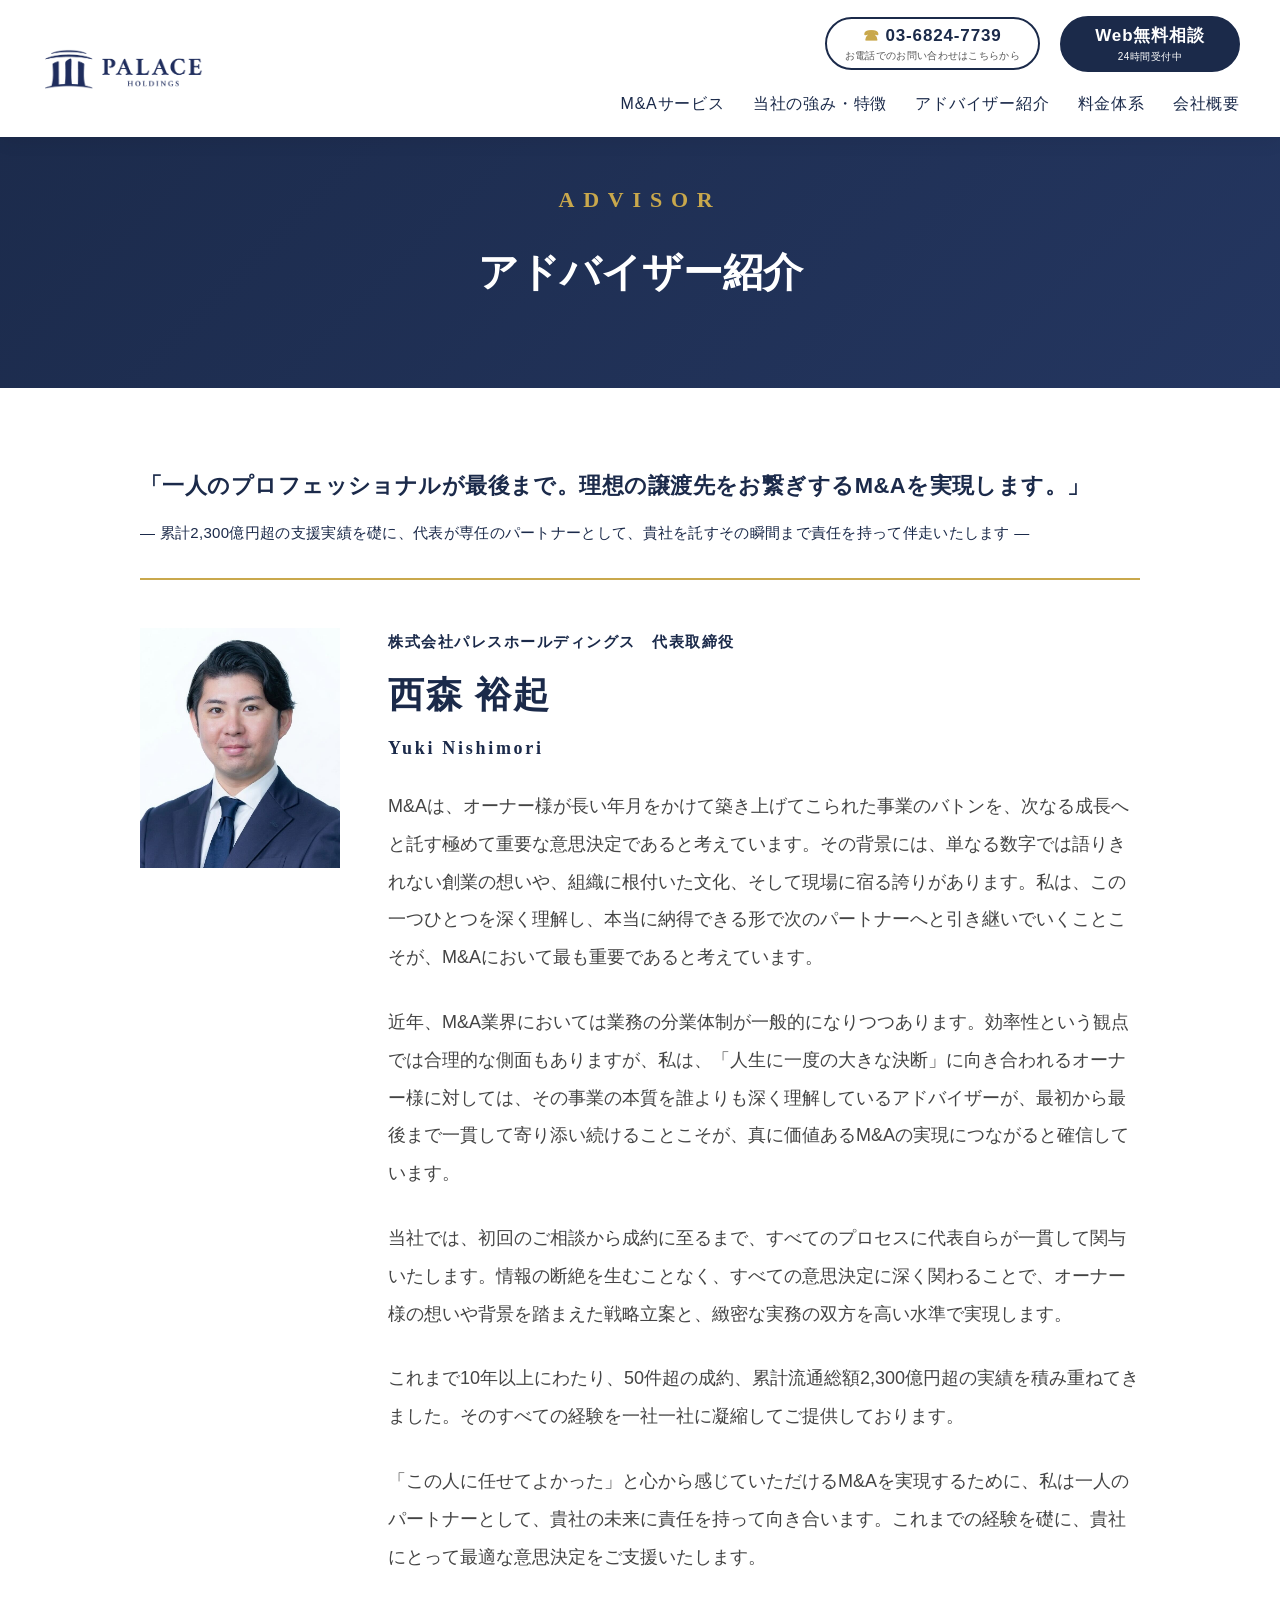
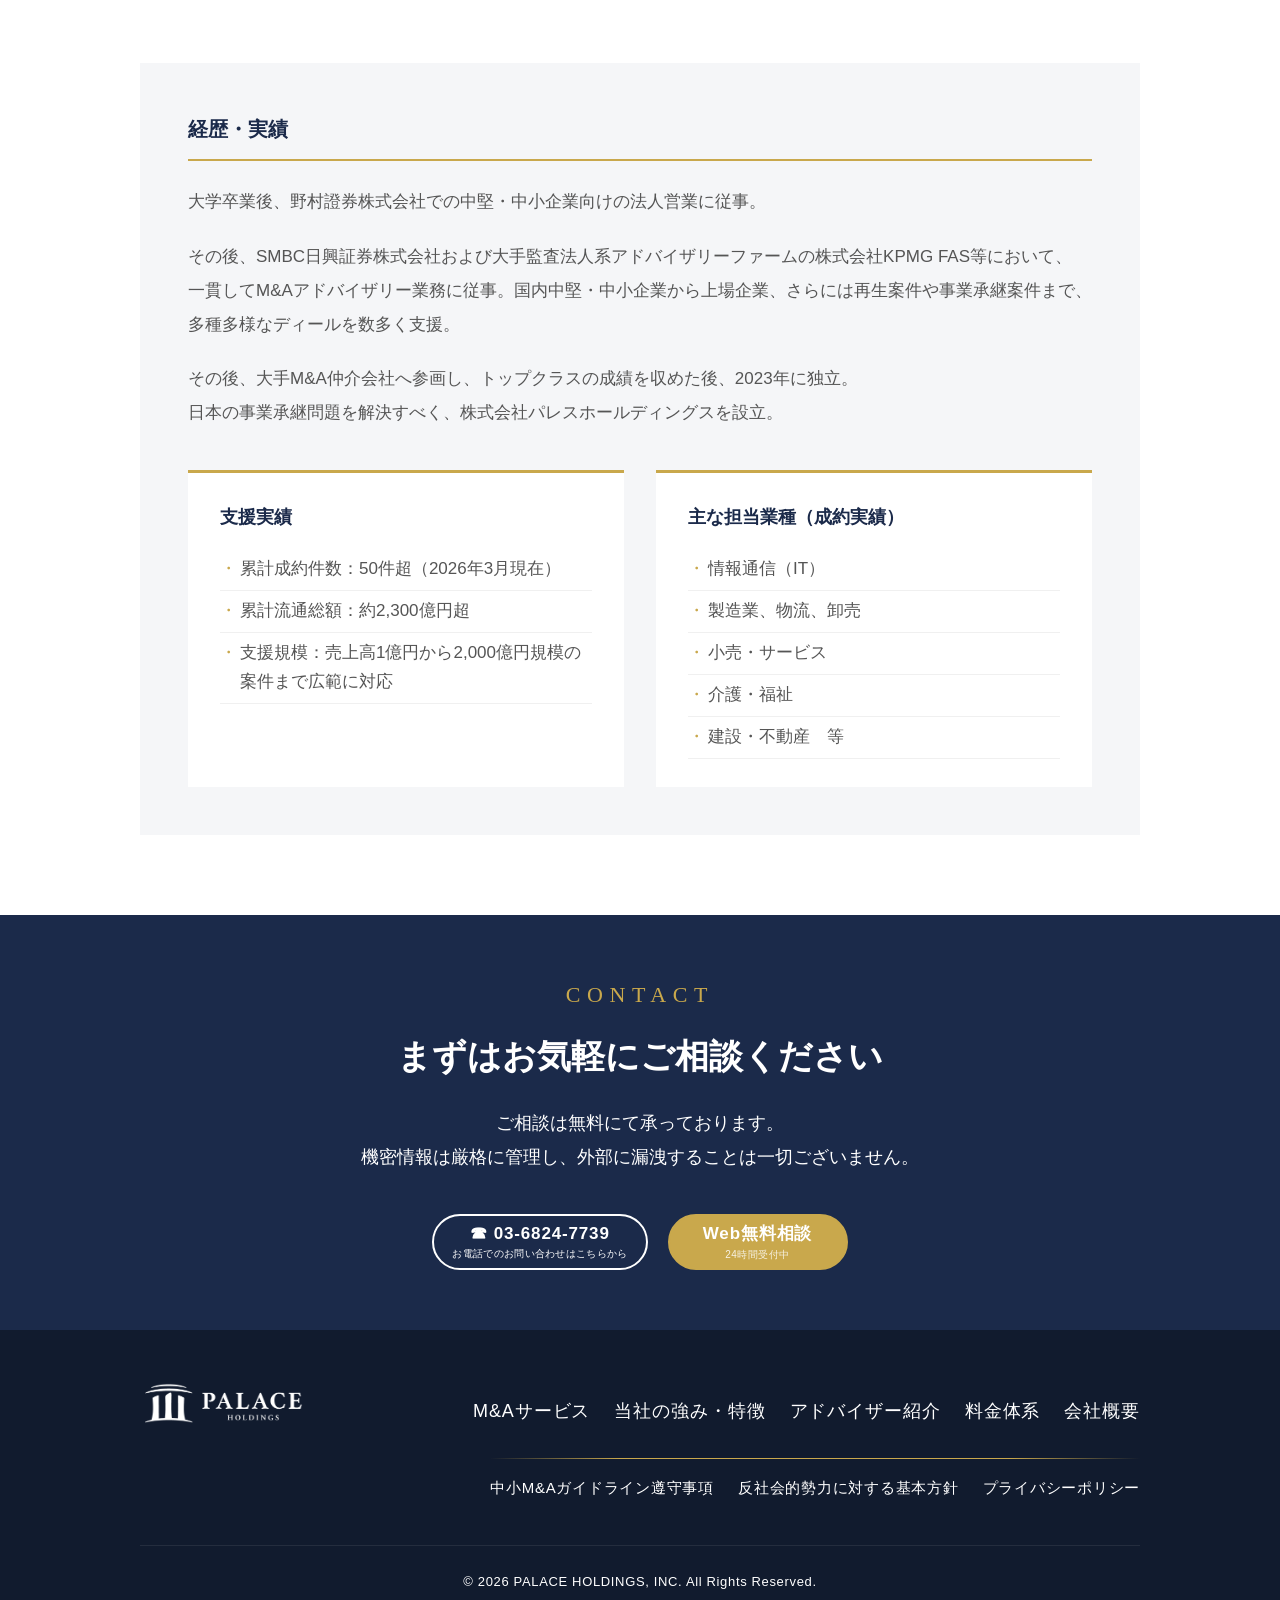
<file: advisor.html>
<!DOCTYPE html>
<html lang="ja">
<head>
  <!-- Google tag (gtag.js) -->
  <script async src="https://www.googletagmanager.com/gtag/js?id=G-W23X70DLMN"></script>
  <script>
    window.dataLayer = window.dataLayer || [];
    function gtag(){dataLayer.push(arguments);}
    gtag('js', new Date());
    gtag('config', 'G-W23X70DLMN');
  </script>
  <meta charset="UTF-8">
  <meta name="viewport" content="width=device-width, initial-scale=1.0">
  <meta http-equiv="Content-Security-Policy" content="default-src 'self'; script-src 'self' 'unsafe-inline' https://www.googletagmanager.com https://www.google-analytics.com; style-src 'self' 'unsafe-inline' https://fonts.googleapis.com; font-src 'self' https://fonts.gstatic.com; img-src 'self' data: https:; frame-src https://www.google.com https://docs.google.com; connect-src 'self' https://www.google-analytics.com https://www.googletagmanager.com https://*.analytics.google.com;">
  <meta http-equiv="X-Content-Type-Options" content="nosniff">
  <meta name="referrer" content="strict-origin-when-cross-origin">
  <title>アドバイザー紹介 | 株式会社パレスホールディングス</title>
  <link rel="preconnect" href="https://fonts.googleapis.com">
  <link rel="preconnect" href="https://fonts.gstatic.com" crossorigin>
  <link href="https://fonts.googleapis.com/css2?family=Cormorant+Garamond:wght@400;600;700&family=Noto+Sans+JP:wght@400;500;700&display=swap" rel="stylesheet">
  <link rel="stylesheet" href="css/style.css">
  <link rel="icon" type="image/png" href="assets/images/ico_PALACE_LOGO.png">
  <link rel="apple-touch-icon" href="assets/images/ico_PALACE_LOGO.png">
</head>
<body>

<header>
  <a href="index.html" class="header-logo">
    <img src="assets/images/企業ロゴ_透過_文字ネイビー.png" alt="PALACE HOLDINGS">
  </a>
  <button class="nav-toggle" id="navToggle" aria-label="メニュー"><span></span><span></span><span></span></button>
  <div class="header-right">
    <div class="header-cta">
      <div class="header-tel-block">
        <a href="tel:0368247739" class="header-tel">03-6824-7739</a>
        <span class="header-tel-sub">お電話でのお問い合わせはこちらから</span>
      </div>
      <a href="contact.html" class="header-consult-btn">Web無料相談<span class="header-consult-sub">24時間受付中</span></a>
    </div>
    <nav>
      <ul>
        <li><a href="service.html">M&amp;Aサービス</a></li>
        <li><a href="strengths.html">当社の強み・特徴</a></li>
        <li><a href="advisor.html">アドバイザー紹介</a></li>
        <li><a href="fee.html">料金体系</a></li>
        <li><a href="company.html">会社概要</a></li>
      </ul>
    </nav>
  </div>
</header>

<div class="mobile-nav" id="mobileNav">
  <ul>
    <li><a href="service.html">M&amp;Aサービス</a></li>
    <li><a href="strengths.html">当社の強み・特徴</a></li>
    <li><a href="advisor.html">アドバイザー紹介</a></li>
    <li><a href="fee.html">料金体系</a></li>
    <li><a href="company.html">会社概要</a></li>
  </ul>
  <div class="mobile-nav-cta">
    <a href="contact.html" class="mobile-nav-consult-btn">Web無料相談</a>
  </div>
</div>

<div class="page-hero">
  <span class="page-hero-label">Advisor</span>
  <h1 class="page-hero-title">アドバイザー紹介</h1>
</div>

<section class="advisor-section">
  <div class="advisor-inner">

    <p class="advisor-catch fade-in">一人のプロフェッショナルが最後まで。理想の譲渡先をお繋ぎするM&amp;Aを実現します。</p>
    <p class="advisor-catch-sub fade-in">― 累計2,300億円超の支援実績を礎に、代表が専任のパートナーとして、貴社を託すその瞬間まで責任を持って伴走いたします ―</p>

    <div class="advisor-profile fade-in">
      <div class="advisor-photo" style="background:none;border:none;">
        <img src="assets/images/CEOイメージ_v2.jpg" alt="西森 裕起" style="width:200px;height:240px;object-fit:cover;display:block;">
      </div>
      <div class="advisor-name-block">
        <p class="advisor-title">株式会社パレスホールディングス　代表取締役</p>
        <h2 class="advisor-name">西森 裕起</h2>
        <p class="advisor-name-en">Yuki Nishimori</p>
        <div class="advisor-message">
          <p>M&Aは、オーナー様が長い年月をかけて築き上げてこられた事業のバトンを、次なる成長へと託す極めて重要な意思決定であると考えています。その背景には、単なる数字では語りきれない創業の想いや、組織に根付いた文化、そして現場に宿る誇りがあります。私は、この一つひとつを深く理解し、本当に納得できる形で次のパートナーへと引き継いでいくことこそが、M&Aにおいて最も重要であると考えています。</p>
          <p>近年、M&A業界においては業務の分業体制が一般的になりつつあります。効率性という観点では合理的な側面もありますが、私は、「人生に一度の大きな決断」に向き合われるオーナー様に対しては、その事業の本質を誰よりも深く理解しているアドバイザーが、最初から最後まで一貫して寄り添い続けることこそが、真に価値あるM&Aの実現につながると確信しています。</p>
          <p>当社では、初回のご相談から成約に至るまで、すべてのプロセスに代表自らが一貫して関与いたします。情報の断絶を生むことなく、すべての意思決定に深く関わることで、オーナー様の想いや背景を踏まえた戦略立案と、緻密な実務の双方を高い水準で実現します。</p>
          <p>これまで10年以上にわたり、50件超の成約、累計流通総額2,300億円超の実績を積み重ねてきました。そのすべての経験を一社一社に凝縮してご提供しております。</p>
          <p>「この人に任せてよかった」と心から感じていただけるM&Aを実現するために、私は一人のパートナーとして、貴社の未来に責任を持って向き合います。これまでの経験を礎に、貴社にとって最適な意思決定をご支援いたします。</p>
        </div>
      </div>
    </div>

    <div class="advisor-career fade-in">
      <h3 class="advisor-career-title">経歴・実績</h3>
      <p>大学卒業後、野村證券株式会社での中堅・中小企業向けの法人営業に従事。</p>
      <p>その後、SMBC日興証券株式会社および大手監査法人系アドバイザリーファームの株式会社KPMG FAS等において、<br>一貫してM&amp;Aアドバイザリー業務に従事。国内中堅・中小企業から上場企業、さらには再生案件や事業承継案件まで、多種多様なディールを数多く支援。</p>
      <p>その後、大手M&amp;A仲介会社へ参画し、トップクラスの成績を収めた後、2023年に独立。<br>日本の事業承継問題を解決すべく、株式会社パレスホールディングスを設立。</p>

      <div class="advisor-results">
        <div class="advisor-result-box">
          <h4>支援実績</h4>
          <ul>
            <li>累計成約件数：50件超（2026年3月現在）</li>
            <li>累計流通総額：約2,300億円超</li>
            <li>支援規模：売上高1億円から2,000億円規模の案件まで広範に対応</li>
          </ul>
        </div>
        <div class="advisor-result-box">
          <h4>主な担当業種（成約実績）</h4>
          <ul>
            <li>情報通信（IT）</li>
            <li>製造業、物流、卸売</li>
            <li>小売・サービス</li>
            <li>介護・福祉</li>
            <li>建設・不動産　等</li>
          </ul>
        </div>
      </div>
    </div>

  </div>
</section>

<section class="cta-section">
  <div class="section-inner">
    <span class="section-label fade-in" style="color:var(--gold);text-align:center;display:block;">Contact</span>
    <h2 class="section-title white fade-in">まずはお気軽にご相談ください</h2>
    <p class="section-lead white fade-in">ご相談は無料にて承っております。<br>機密情報は厳格に管理し、外部に漏洩することは一切ございません。</p>
    <div class="cta-btns fade-in" style="margin-top:40px;">
      <a href="tel:0368247739" class="cta-tel-block">
        <span class="cta-tel-num">☎ 03-6824-7739</span>
        <span>お電話でのお問い合わせはこちらから</span>
      </a>
      <a href="contact.html" class="cta-consult-btn">Web無料相談<span class="cta-consult-sub">24時間受付中</span></a>
    </div>
  </div>
</section>

<footer>
  <div class="footer-inner">
    <div class="footer-logo">
      <img src="assets/images/企業ロゴ_透過_文字白.png" alt="PALACE HOLDINGS" style="height:90px;width:auto;">
    </div>
    <nav class="footer-nav footer-nav-main">
      <a href="service.html">M&amp;Aサービス</a>
      <a href="strengths.html">当社の強み・特徴</a>
      <a href="advisor.html">アドバイザー紹介</a>
      <div class="footer-nav-inline">
        <a href="fee.html">料金体系</a>
        <a href="company.html">会社概要</a>
      </div>
    </nav>
    <nav class="footer-nav footer-nav-sub">
      <a href="guideline.html">中小M&amp;Aガイドライン遵守事項</a>
      <a href="antisocial.html">反社会的勢力に対する基本方針</a>
      <a href="privacy.html">プライバシーポリシー</a>
    </nav>
    <div class="footer-copy">© 2026 PALACE HOLDINGS, INC. All Rights Reserved.</div>
  </div>
</footer>

<a href="contact.html" class="mobile-bottom-banner">
  <span class="mbb-icon">&#9993;</span>
  <span class="mbb-text">
    <span class="mbb-sub">秘密厳守・ご相談無料</span>
    <span class="mbb-main">譲渡・譲受のお問い合わせはこちら</span>
  </span>
  <span class="mbb-arrow">&#10132;</span>
</a>

<script>
  document.getElementById("navToggle").addEventListener("click",function(){
    document.getElementById("mobileNav").classList.toggle("open");
  });
  var mbb=document.querySelector(".mobile-bottom-banner");
  if(mbb){window.addEventListener("scroll",function(){mbb.classList.toggle("visible",window.scrollY>200);});}

  // Scroll fade-in
  var fadeEls=document.querySelectorAll(".fade-in");
  if(fadeEls.length){
    var obs=new IntersectionObserver(function(entries){
      entries.forEach(function(e){if(e.isIntersecting){e.target.classList.add("visible");obs.unobserve(e.target);}});
    },{threshold:0.15});
    fadeEls.forEach(function(el){obs.observe(el);});
  }
</script>
</body>
</html>
</file>
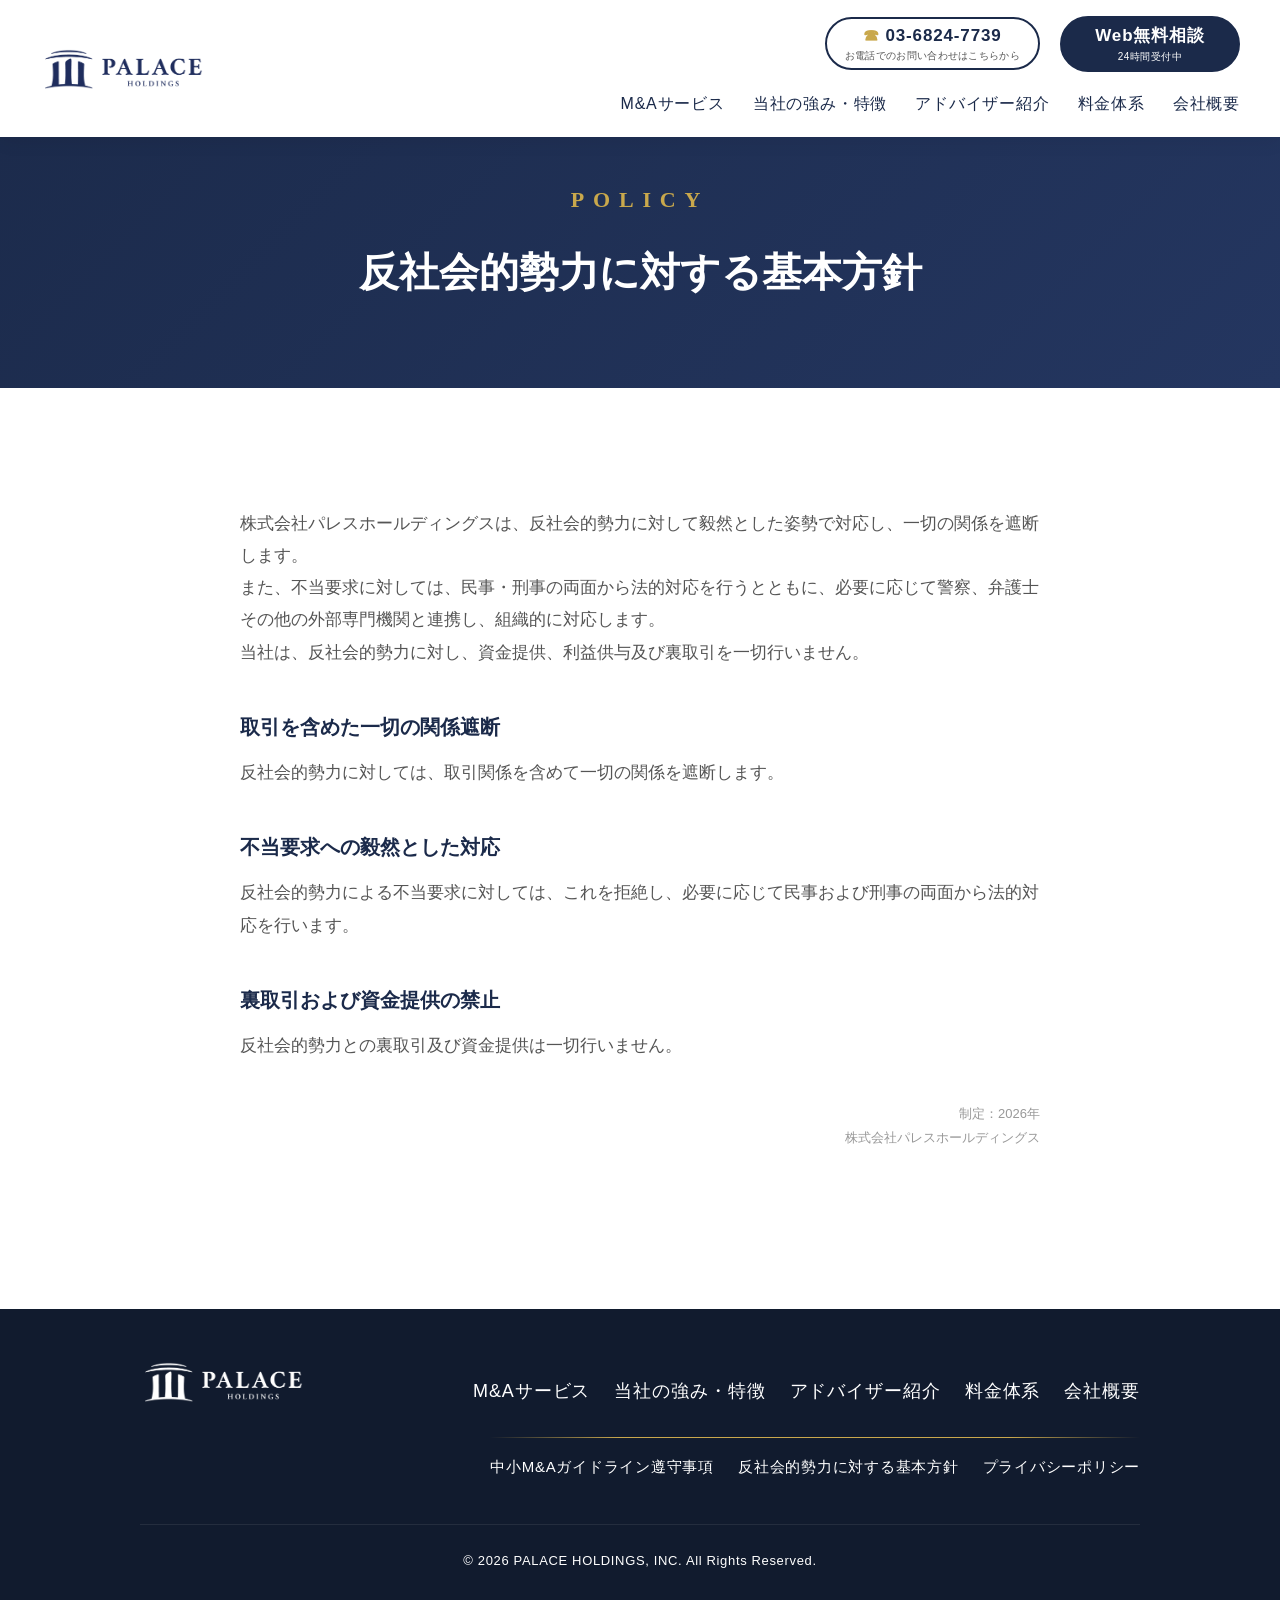
<file: antisocial.html>
<!DOCTYPE html>
<html lang="ja">
<head>
  <!-- Google tag (gtag.js) -->
  <script async src="https://www.googletagmanager.com/gtag/js?id=G-W23X70DLMN"></script>
  <script>
    window.dataLayer = window.dataLayer || [];
    function gtag(){dataLayer.push(arguments);}
    gtag('js', new Date());
    gtag('config', 'G-W23X70DLMN');
  </script>
  <meta charset="UTF-8">
  <meta name="viewport" content="width=device-width, initial-scale=1.0">
  <meta http-equiv="Content-Security-Policy" content="default-src 'self'; script-src 'self' 'unsafe-inline' https://www.googletagmanager.com https://www.google-analytics.com; style-src 'self' 'unsafe-inline' https://fonts.googleapis.com; font-src 'self' https://fonts.gstatic.com; img-src 'self' data: https:; frame-src https://www.google.com https://docs.google.com; connect-src 'self' https://www.google-analytics.com https://www.googletagmanager.com https://*.analytics.google.com;">
  <meta http-equiv="X-Content-Type-Options" content="nosniff">
  <meta name="referrer" content="strict-origin-when-cross-origin">
  <title>反社会的勢力に対する基本方針 | 株式会社パレスホールディングス</title>
  <link rel="preconnect" href="https://fonts.googleapis.com">
  <link rel="preconnect" href="https://fonts.gstatic.com" crossorigin>
  <link href="https://fonts.googleapis.com/css2?family=Cormorant+Garamond:wght@400;600;700&family=Noto+Sans+JP:wght@400;500;700&display=swap" rel="stylesheet">
  <link rel="stylesheet" href="css/style.css">
  <link rel="icon" type="image/png" href="assets/images/ico_PALACE_LOGO.png">
  <link rel="apple-touch-icon" href="assets/images/ico_PALACE_LOGO.png">
</head>
<body>

<header>
  <a href="index.html" class="header-logo">
    <img src="assets/images/企業ロゴ_透過_文字ネイビー.png" alt="PALACE HOLDINGS">
  </a>
  <button class="nav-toggle" id="navToggle" aria-label="メニュー"><span></span><span></span><span></span></button>
  <div class="header-right">
    <div class="header-cta">
      <div class="header-tel-block">
        <a href="tel:0368247739" class="header-tel">03-6824-7739</a>
        <span class="header-tel-sub">お電話でのお問い合わせはこちらから</span>
      </div>
      <a href="contact.html" class="header-consult-btn">Web無料相談<span class="header-consult-sub">24時間受付中</span></a>
    </div>
    <nav>
      <ul>
        <li><a href="service.html">M&amp;Aサービス</a></li>
        <li><a href="strengths.html">当社の強み・特徴</a></li>
        <li><a href="advisor.html">アドバイザー紹介</a></li>
        <li><a href="fee.html">料金体系</a></li>
        <li><a href="company.html">会社概要</a></li>
      </ul>
    </nav>
  </div>
</header>

<div class="mobile-nav" id="mobileNav">
  <ul>
    <li><a href="service.html">M&amp;Aサービス</a></li>
    <li><a href="strengths.html">当社の強み・特徴</a></li>
    <li><a href="advisor.html">アドバイザー紹介</a></li>
    <li><a href="fee.html">料金体系</a></li>
    <li><a href="company.html">会社概要</a></li>
  </ul>
  <div class="mobile-nav-cta">
    <a href="contact.html" class="mobile-nav-consult-btn">Web無料相談</a>
  </div>
</div>

<div class="page-hero">
  <span class="page-hero-label">Policy</span>
  <h1 class="page-hero-title">反社会的勢力に対する基本方針</h1>
</div>

<section class="section privacy-section">
  <div class="section-inner">
    <div class="privacy-content fade-in">

      <div class="privacy-block">
        <p>株式会社パレスホールディングスは、反社会的勢力に対して毅然とした姿勢で対応し、一切の関係を遮断します。</p>
        <p>また、不当要求に対しては、民事・刑事の両面から法的対応を行うとともに、必要に応じて警察、弁護士その他の外部専門機関と連携し、組織的に対応します。</p>
        <p>当社は、反社会的勢力に対し、資金提供、利益供与及び裏取引を一切行いません。</p>
      </div>

      <div class="privacy-block">
        <h2>取引を含めた一切の関係遮断</h2>
        <p>反社会的勢力に対しては、取引関係を含めて一切の関係を遮断します。</p>
      </div>

      <div class="privacy-block">
        <h2>不当要求への毅然とした対応</h2>
        <p>反社会的勢力による不当要求に対しては、これを拒絶し、必要に応じて民事および刑事の両面から法的対応を行います。</p>
      </div>

      <div class="privacy-block">
        <h2>裏取引および資金提供の禁止</h2>
        <p>反社会的勢力との裏取引及び資金提供は一切行いません。</p>
      </div>

      <div class="privacy-block" style="text-align:right;color:#999;font-size:13px;">
        制定：2026年<br>
        株式会社パレスホールディングス
      </div>

    </div>
  </div>
</section>

<footer>
  <div class="footer-inner">
    <div class="footer-logo">
      <img src="assets/images/企業ロゴ_透過_文字白.png" alt="PALACE HOLDINGS" style="height:90px;width:auto;">
    </div>
    <nav class="footer-nav footer-nav-main">
      <a href="service.html">M&amp;Aサービス</a>
      <a href="strengths.html">当社の強み・特徴</a>
      <a href="advisor.html">アドバイザー紹介</a>
      <div class="footer-nav-inline">
        <a href="fee.html">料金体系</a>
        <a href="company.html">会社概要</a>
      </div>
    </nav>
    <nav class="footer-nav footer-nav-sub">
      <a href="guideline.html">中小M&amp;Aガイドライン遵守事項</a>
      <a href="antisocial.html">反社会的勢力に対する基本方針</a>
      <a href="privacy.html">プライバシーポリシー</a>
    </nav>
    <div class="footer-copy">&copy; 2026 PALACE HOLDINGS, INC. All Rights Reserved.</div>
  </div>
</footer>

<a href="contact.html" class="mobile-bottom-banner">
  <span class="mbb-icon">&#9993;</span>
  <span class="mbb-text">
    <span class="mbb-sub">秘密厳守・ご相談無料</span>
    <span class="mbb-main">譲渡・譲受のお問い合わせはこちら</span>
  </span>
  <span class="mbb-arrow">&#10132;</span>
</a>

<script>
  document.getElementById("navToggle").addEventListener("click",function(){
    document.getElementById("mobileNav").classList.toggle("open");
  });
  var mbb=document.querySelector(".mobile-bottom-banner");
  if(mbb){window.addEventListener("scroll",function(){mbb.classList.toggle("visible",window.scrollY>200);});}

  // Scroll fade-in
  var fadeEls=document.querySelectorAll(".fade-in");
  if(fadeEls.length){
    var obs=new IntersectionObserver(function(entries){
      entries.forEach(function(e){if(e.isIntersecting){e.target.classList.add("visible");obs.unobserve(e.target);}});
    },{threshold:0.15});
    fadeEls.forEach(function(el){obs.observe(el);});
  }
</script>
</body>
</html>
</file>
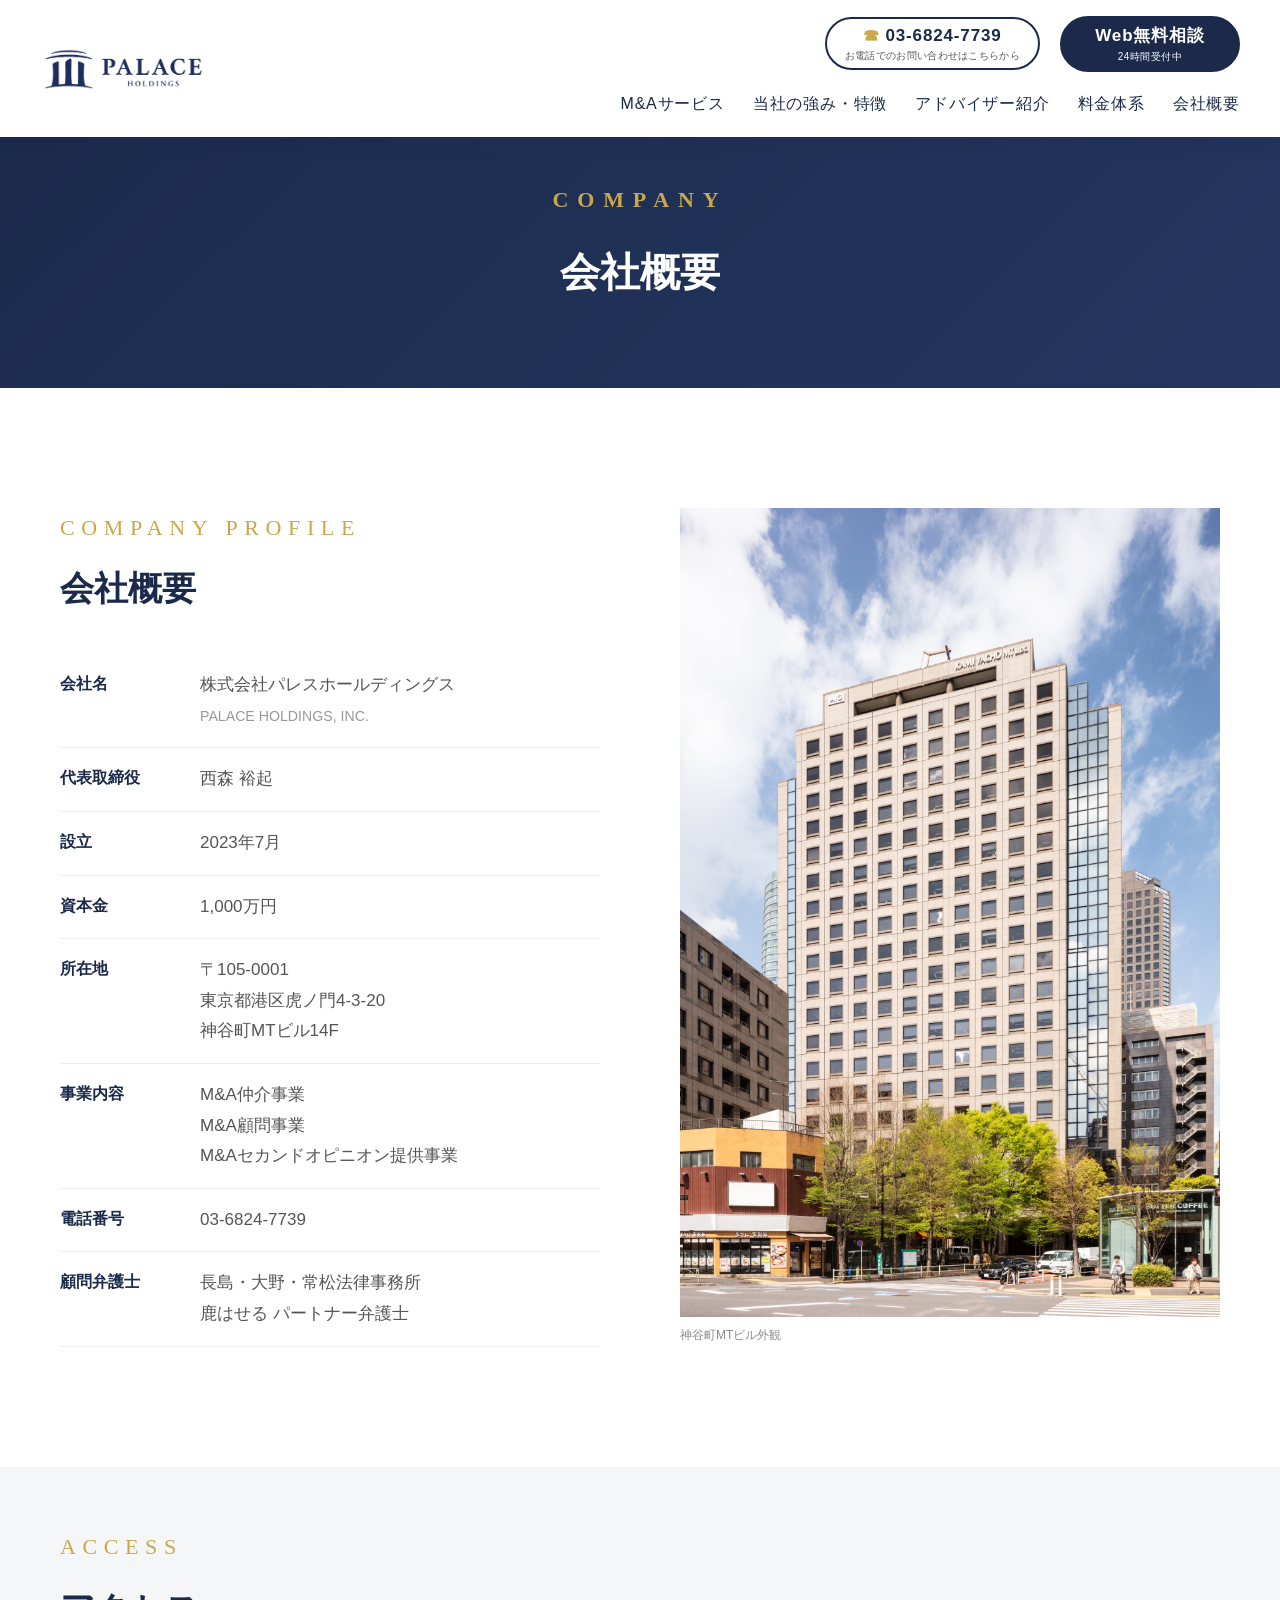
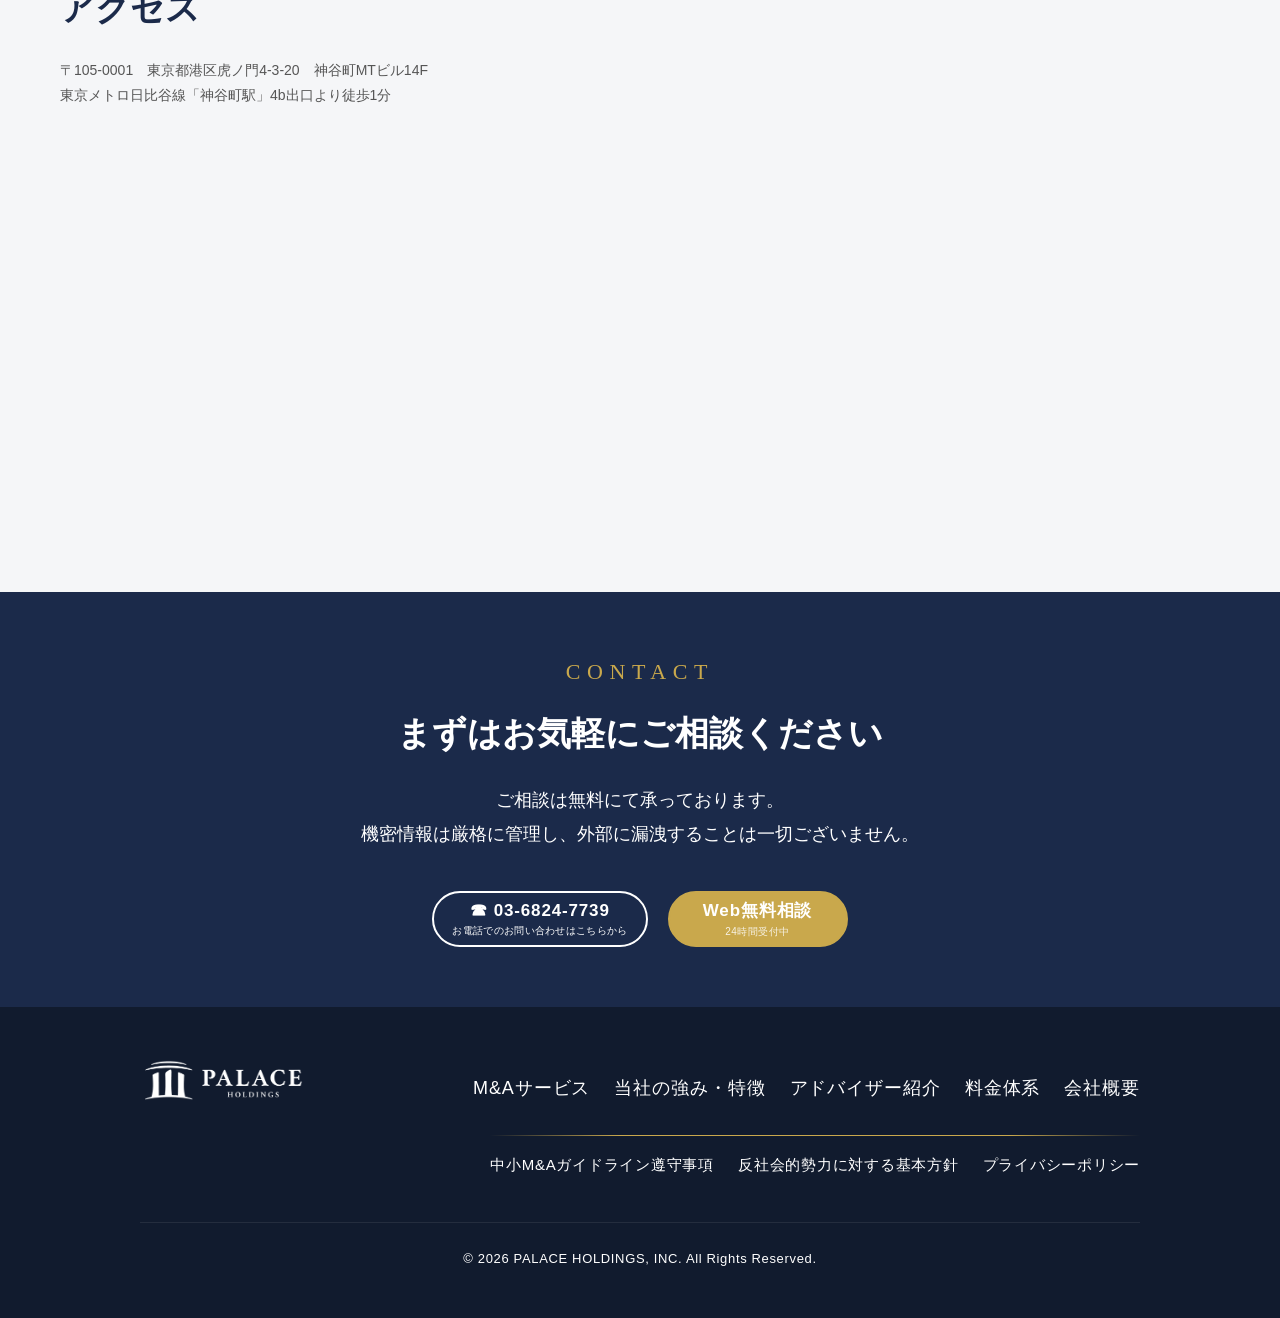
<file: company.html>
<!DOCTYPE html>
<html lang="ja">
<head>
  <!-- Google tag (gtag.js) -->
  <script async src="https://www.googletagmanager.com/gtag/js?id=G-W23X70DLMN"></script>
  <script>
    window.dataLayer = window.dataLayer || [];
    function gtag(){dataLayer.push(arguments);}
    gtag('js', new Date());
    gtag('config', 'G-W23X70DLMN');
  </script>
  <meta charset="UTF-8">
  <meta name="viewport" content="width=device-width, initial-scale=1.0">
  <meta http-equiv="Content-Security-Policy" content="default-src 'self'; script-src 'self' 'unsafe-inline' https://www.googletagmanager.com https://www.google-analytics.com; style-src 'self' 'unsafe-inline' https://fonts.googleapis.com; font-src 'self' https://fonts.gstatic.com; img-src 'self' data: https:; frame-src https://www.google.com https://docs.google.com; connect-src 'self' https://www.google-analytics.com https://www.googletagmanager.com https://*.analytics.google.com;">
  <meta http-equiv="X-Content-Type-Options" content="nosniff">
  <meta name="referrer" content="strict-origin-when-cross-origin">
  <title>会社概要 | 株式会社パレスホールディングス</title>
  <link rel="preconnect" href="https://fonts.googleapis.com">
  <link rel="preconnect" href="https://fonts.gstatic.com" crossorigin>
  <link href="https://fonts.googleapis.com/css2?family=Cormorant+Garamond:wght@400;600;700&family=Noto+Sans+JP:wght@400;500;700&display=swap" rel="stylesheet">
  <link rel="stylesheet" href="css/style.css">
  <link rel="icon" type="image/png" href="assets/images/ico_PALACE_LOGO.png">
  <link rel="apple-touch-icon" href="assets/images/ico_PALACE_LOGO.png">
</head>
<body>

<header>
  <a href="index.html" class="header-logo">
    <img src="assets/images/企業ロゴ_透過_文字ネイビー.png" alt="PALACE HOLDINGS">
  </a>
  <button class="nav-toggle" id="navToggle" aria-label="メニュー"><span></span><span></span><span></span></button>
  <div class="header-right">
    <div class="header-cta">
      <div class="header-tel-block">
        <a href="tel:0368247739" class="header-tel">03-6824-7739</a>
        <span class="header-tel-sub">お電話でのお問い合わせはこちらから</span>
      </div>
      <a href="contact.html" class="header-consult-btn">Web無料相談<span class="header-consult-sub">24時間受付中</span></a>
    </div>
    <nav>
      <ul>
        <li><a href="service.html">M&amp;Aサービス</a></li>
        <li><a href="strengths.html">当社の強み・特徴</a></li>
        <li><a href="advisor.html">アドバイザー紹介</a></li>
        <li><a href="fee.html">料金体系</a></li>
        <li><a href="company.html">会社概要</a></li>
      </ul>
    </nav>
  </div>
</header>

<div class="mobile-nav" id="mobileNav">
  <ul>
    <li><a href="service.html">M&amp;Aサービス</a></li>
    <li><a href="strengths.html">当社の強み・特徴</a></li>
    <li><a href="advisor.html">アドバイザー紹介</a></li>
    <li><a href="fee.html">料金体系</a></li>
    <li><a href="company.html">会社概要</a></li>
  </ul>
  <div class="mobile-nav-cta">
    <a href="contact.html" class="mobile-nav-consult-btn">Web無料相談</a>
  </div>
</div>

<div class="page-hero">
  <span class="page-hero-label">Company</span>
  <h1 class="page-hero-title">会社概要</h1>
</div>

<section class="section company-section">
  <div class="section-inner">
    <div class="company-grid fade-in">
      <div>
        <span class="section-label">Company Profile</span>
        <h2 class="section-title" style="margin-bottom:40px;">会社概要</h2>
        <table class="company-table">
          <tr>
            <th>会社名</th>
            <td style="white-space:nowrap;">株式会社パレスホールディングス<br><small style="color:#999;">PALACE HOLDINGS, INC.</small></td>
          </tr>
          <tr>
            <th>代表取締役</th>
            <td>西森 裕起</td>
          </tr>
          <tr>
            <th>設立</th>
            <td>2023年7月</td>
          </tr>
          <tr>
            <th>資本金</th>
            <td>1,000万円</td>
          </tr>
          <tr>
            <th>所在地</th>
            <td>〒105-0001<br>東京都港区虎ノ門4-3-20<br>神谷町MTビル14F</td>
          </tr>
          <tr>
            <th>事業内容</th>
            <td style="white-space:nowrap;">M&amp;A仲介事業<br>M&amp;A顧問事業<br>M&amp;Aセカンドオピニオン提供事業</td>
          </tr>
          <tr>
            <th>電話番号</th>
            <td>03-6824-7739</td>
          </tr>
          <tr>
            <th>顧問弁護士</th>
            <td style="white-space:nowrap;">長島・大野・常松法律事務所<br>鹿はせる パートナー弁護士</td>
          </tr>
        </table>
      </div>
      <div>
        <div class="zoom-img" style="min-height:320px;">
          <img src="assets/images/ビル画像.jpg" alt="神谷町MTビル" style="height:100%;object-fit:cover;min-height:320px;">
        </div>
        <p style="font-size:12px;color:#888;margin-top:8px;">神谷町MTビル外観</p>
      </div>
    </div>
  </div>
</section>

<section class="section fade-in" style="background:var(--gray-light);padding:60px;">
  <div class="section-inner">
    <span class="section-label">Access</span>
    <h2 class="section-title">アクセス</h2>
    <p style="font-size:14px;color:#555;margin-bottom:24px;">〒105-0001　東京都港区虎ノ門4-3-20　神谷町MTビル14F<br>東京メトロ日比谷線「神谷町駅」4b出口より徒歩1分</p>
    <div style="width:100%;height:400px;">
      <iframe src="https://www.google.com/maps/embed?pb=!1m18!1m12!1m3!1d3241.54827417036!2d139.74195147710373!3d35.66349963094568!2m3!1f0!2f0!3f0!3m2!1i1024!2i768!4f13.1!3m3!1m2!1s0x60188b0036cb3ebf%3A0x29ab6bb81b6a5f85!2z44ix44OR44Os44K544Ob44O844Or44OH44Kj44Oz44Kw44K5!5e0!3m2!1sja!2sjp!4v1775643351491!5m2!1sja!2sjp" width="100%" height="400" style="border:0;" allowfullscreen="" loading="lazy" referrerpolicy="no-referrer-when-downgrade"></iframe>
    </div>
  </div>
</section>

<section class="cta-section">
  <div class="section-inner">
    <span class="section-label fade-in" style="color:var(--gold);text-align:center;display:block;">Contact</span>
    <h2 class="section-title white fade-in">まずはお気軽にご相談ください</h2>
    <p class="section-lead white fade-in">ご相談は無料にて承っております。<br>機密情報は厳格に管理し、外部に漏洩することは一切ございません。</p>
    <div class="cta-btns fade-in" style="margin-top:40px;">
      <a href="tel:0368247739" class="cta-tel-block">
        <span class="cta-tel-num">☎ 03-6824-7739</span>
        <span>お電話でのお問い合わせはこちらから</span>
      </a>
      <a href="contact.html" class="cta-consult-btn">Web無料相談<span class="cta-consult-sub">24時間受付中</span></a>
    </div>
  </div>
</section>

<footer>
  <div class="footer-inner">
    <div class="footer-logo">
      <img src="assets/images/企業ロゴ_透過_文字白.png" alt="PALACE HOLDINGS" style="height:90px;width:auto;">
    </div>
    <nav class="footer-nav footer-nav-main">
      <a href="service.html">M&amp;Aサービス</a>
      <a href="strengths.html">当社の強み・特徴</a>
      <a href="advisor.html">アドバイザー紹介</a>
      <div class="footer-nav-inline">
        <a href="fee.html">料金体系</a>
        <a href="company.html">会社概要</a>
      </div>
    </nav>
    <nav class="footer-nav footer-nav-sub">
      <a href="guideline.html">中小M&amp;Aガイドライン遵守事項</a>
      <a href="antisocial.html">反社会的勢力に対する基本方針</a>
      <a href="privacy.html">プライバシーポリシー</a>
    </nav>
    <div class="footer-copy">© 2026 PALACE HOLDINGS, INC. All Rights Reserved.</div>
  </div>
</footer>

<a href="contact.html" class="mobile-bottom-banner">
  <span class="mbb-icon">&#9993;</span>
  <span class="mbb-text">
    <span class="mbb-sub">秘密厳守・ご相談無料</span>
    <span class="mbb-main">譲渡・譲受のお問い合わせはこちら</span>
  </span>
  <span class="mbb-arrow">&#10132;</span>
</a>

<script>
  document.getElementById("navToggle").addEventListener("click",function(){
    document.getElementById("mobileNav").classList.toggle("open");
  });
  var mbb=document.querySelector(".mobile-bottom-banner");
  if(mbb){window.addEventListener("scroll",function(){mbb.classList.toggle("visible",window.scrollY>200);});}

  // Scroll fade-in
  var fadeEls=document.querySelectorAll(".fade-in");
  if(fadeEls.length){
    var obs=new IntersectionObserver(function(entries){
      entries.forEach(function(e){if(e.isIntersecting){e.target.classList.add("visible");obs.unobserve(e.target);}});
    },{threshold:0.15});
    fadeEls.forEach(function(el){obs.observe(el);});
  }
</script>
</body>
</html>
</file>
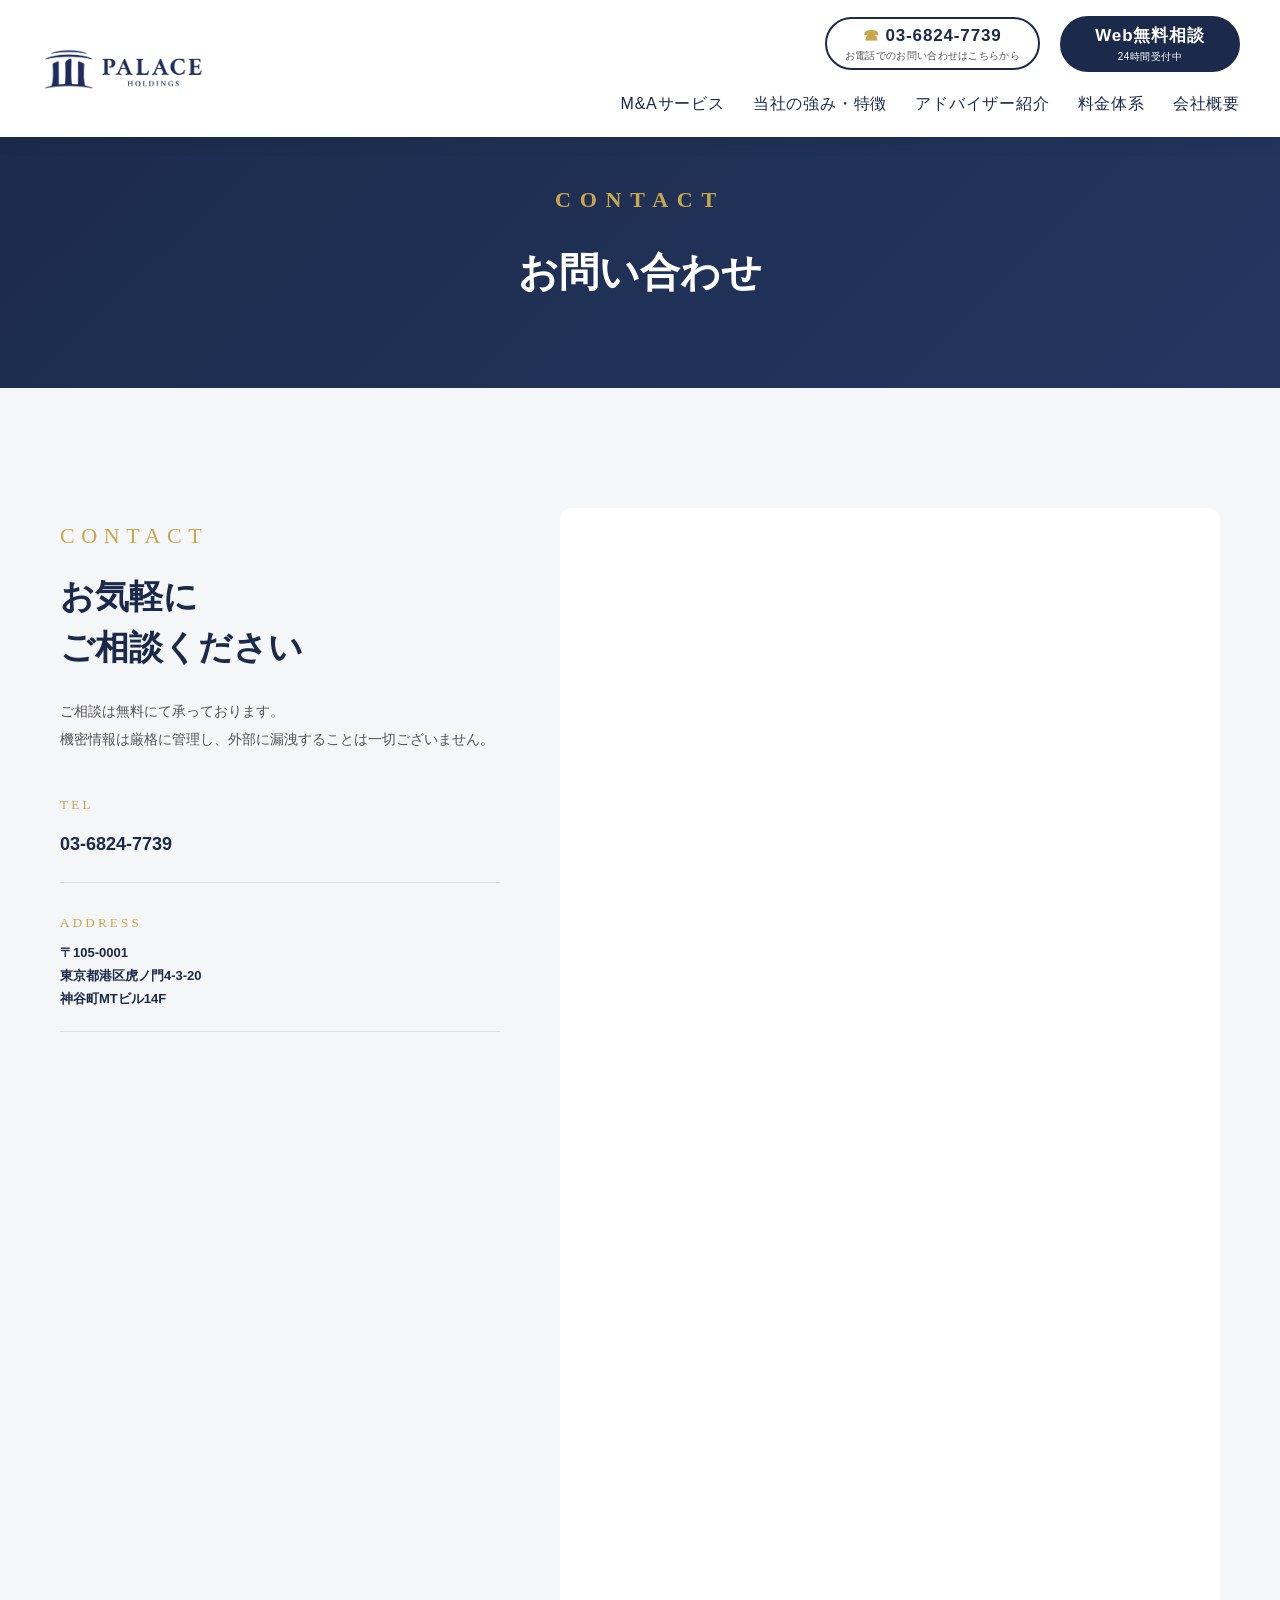
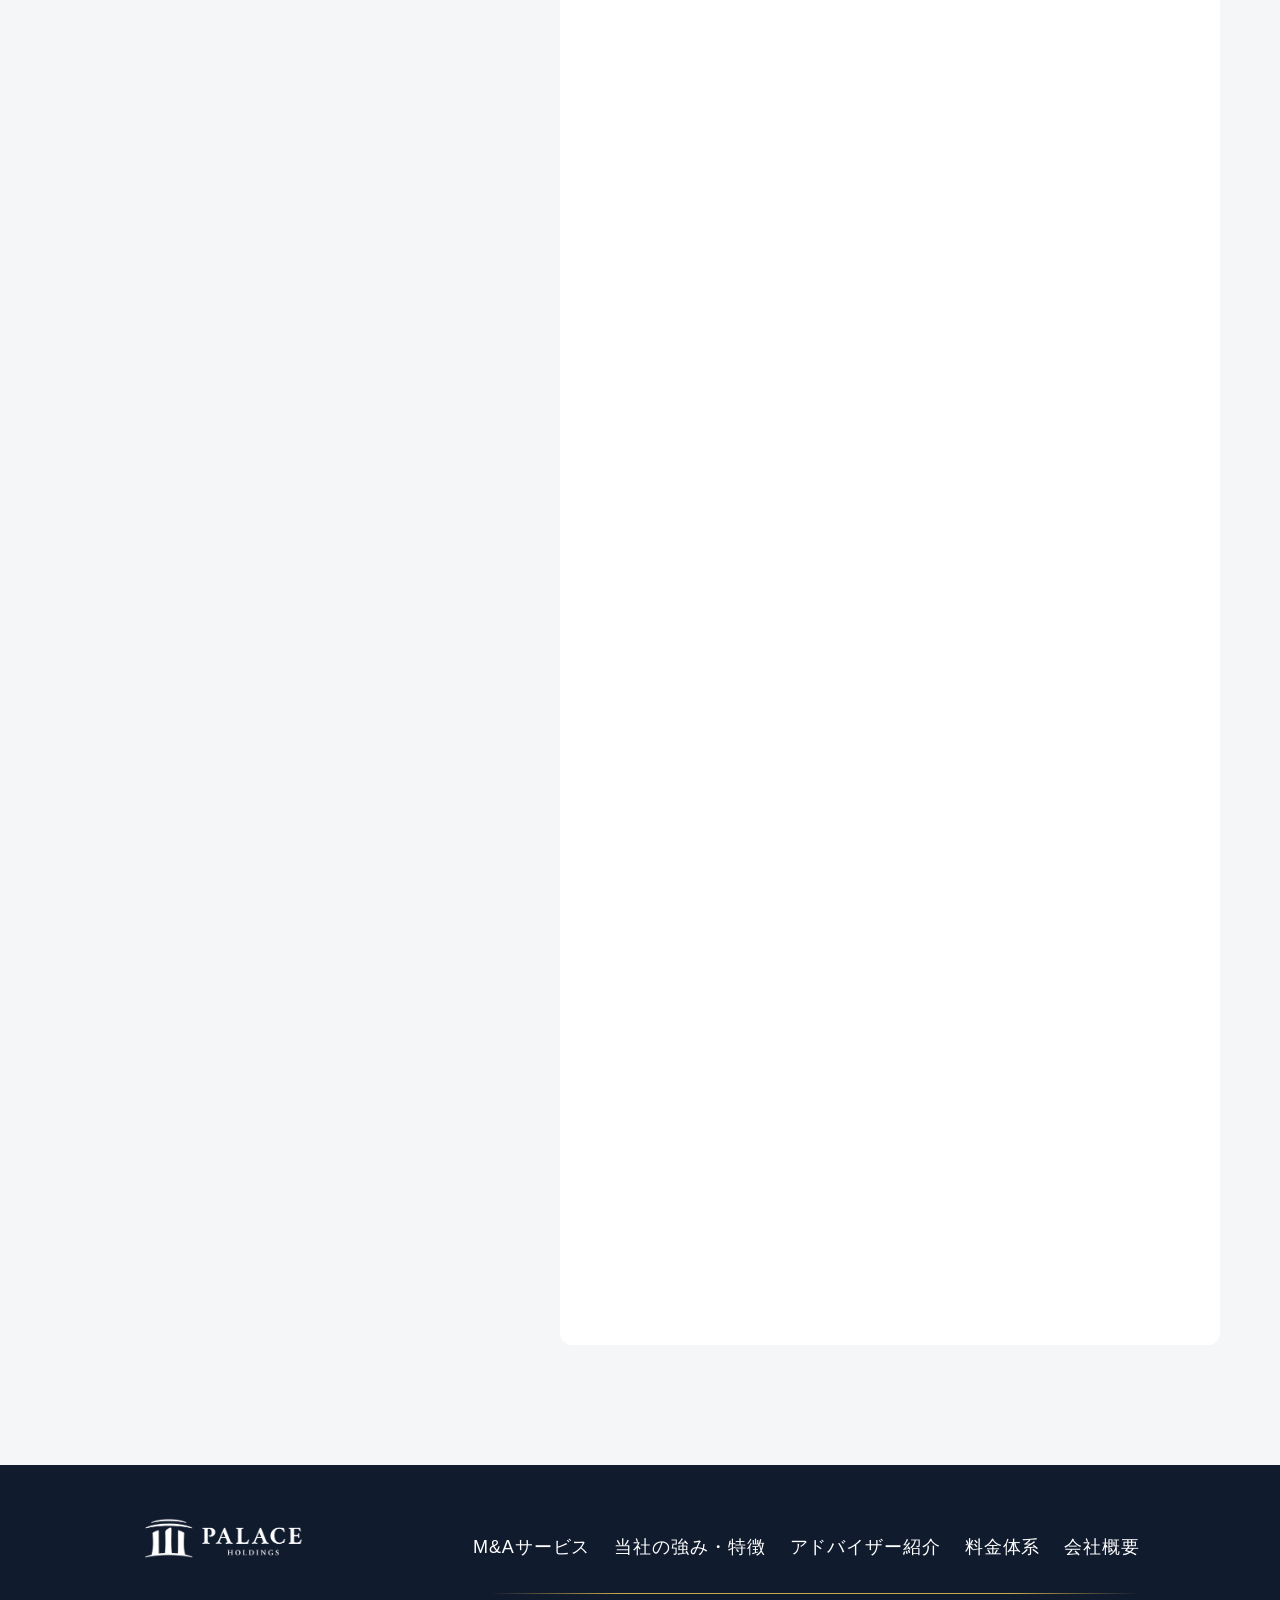
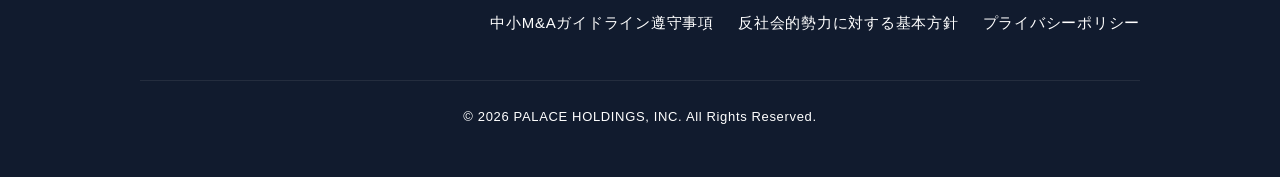
<file: contact.html>
<!DOCTYPE html>
<html lang="ja">
<head>
  <!-- Google tag (gtag.js) -->
  <script async src="https://www.googletagmanager.com/gtag/js?id=G-W23X70DLMN"></script>
  <script>
    window.dataLayer = window.dataLayer || [];
    function gtag(){dataLayer.push(arguments);}
    gtag('js', new Date());
    gtag('config', 'G-W23X70DLMN');
  </script>
  <meta charset="UTF-8">
  <meta name="viewport" content="width=device-width, initial-scale=1.0">
  <meta http-equiv="Content-Security-Policy" content="default-src 'self'; script-src 'self' 'unsafe-inline' https://www.googletagmanager.com https://www.google-analytics.com; style-src 'self' 'unsafe-inline' https://fonts.googleapis.com; font-src 'self' https://fonts.gstatic.com; img-src 'self' data: https:; frame-src https://www.google.com https://docs.google.com; connect-src 'self' https://www.google-analytics.com https://www.googletagmanager.com https://*.analytics.google.com;">
  <meta http-equiv="X-Content-Type-Options" content="nosniff">
  <meta name="referrer" content="strict-origin-when-cross-origin">
  <title>お問い合わせ | 株式会社パレスホールディングス</title>
  <link rel="preconnect" href="https://fonts.googleapis.com">
  <link rel="preconnect" href="https://fonts.gstatic.com" crossorigin>
  <link href="https://fonts.googleapis.com/css2?family=Cormorant+Garamond:wght@400;600;700&family=Noto+Sans+JP:wght@400;500;700&display=swap" rel="stylesheet">
  <link rel="stylesheet" href="css/style.css">
  <link rel="icon" type="image/png" href="assets/images/ico_PALACE_LOGO.png">
  <link rel="apple-touch-icon" href="assets/images/ico_PALACE_LOGO.png">
</head>
<body>

<header>
  <a href="index.html" class="header-logo">
    <img src="assets/images/企業ロゴ_透過_文字ネイビー.png" alt="PALACE HOLDINGS">
  </a>
  <button class="nav-toggle" id="navToggle" aria-label="メニュー"><span></span><span></span><span></span></button>
  <div class="header-right">
    <div class="header-cta">
      <div class="header-tel-block">
        <a href="tel:0368247739" class="header-tel">03-6824-7739</a>
        <span class="header-tel-sub">お電話でのお問い合わせはこちらから</span>
      </div>
      <a href="contact.html" class="header-consult-btn">Web無料相談<span class="header-consult-sub">24時間受付中</span></a>
    </div>
    <nav>
      <ul>
        <li><a href="service.html">M&amp;Aサービス</a></li>
        <li><a href="strengths.html">当社の強み・特徴</a></li>
        <li><a href="advisor.html">アドバイザー紹介</a></li>
        <li><a href="fee.html">料金体系</a></li>
        <li><a href="company.html">会社概要</a></li>
      </ul>
    </nav>
  </div>
</header>

<div class="mobile-nav" id="mobileNav">
  <ul>
    <li><a href="service.html">M&amp;Aサービス</a></li>
    <li><a href="strengths.html">当社の強み・特徴</a></li>
    <li><a href="advisor.html">アドバイザー紹介</a></li>
    <li><a href="fee.html">料金体系</a></li>
    <li><a href="company.html">会社概要</a></li>
  </ul>
  <div class="mobile-nav-cta">
    <a href="contact.html" class="mobile-nav-consult-btn">Web無料相談</a>
  </div>
</div>

<div class="page-hero">
  <span class="page-hero-label">Contact</span>
  <h1 class="page-hero-title">お問い合わせ</h1>
</div>

<section class="section contact-section">
  <div class="section-inner">
    <div class="contact-layout">
      <div class="contact-info fade-in">
        <span class="section-label">Contact</span>
        <h2 class="section-title">お気軽に<br>ご相談ください</h2>
        <p style="font-size:14px;color:#555;line-height:2;margin-bottom:40px;">ご相談は無料にて承っております。<br>機密情報は厳格に管理し、外部に漏洩することは一切ございません。</p>
        <div class="contact-info-item">
          <div class="contact-info-label">TEL</div>
          <a href="tel:0368247739" class="contact-info-value">03-6824-7739</a>
        </div>
        <div class="contact-info-item">
          <div class="contact-info-label">ADDRESS</div>
          <div class="contact-info-value" style="font-size:13px;">〒105-0001<br>東京都港区虎ノ門4-3-20<br>神谷町MTビル14F</div>
        </div>
      </div>
      <div class="contact-form-wrap fade-in">
        <iframe src="https://docs.google.com/forms/d/e/1FAIpQLScpRzKrwr_dcFNw0LoV3NlijYxgmwZ5Kd6MWjGFdjOC51uaEg/viewform?embedded=true" width="100%" height="2305" frameborder="0" marginheight="0" marginwidth="0">読み込んでいます…</iframe>
      </div>
    </div>
  </div>
</section>

<footer>
  <div class="footer-inner">
    <div class="footer-logo">
      <img src="assets/images/企業ロゴ_透過_文字白.png" alt="PALACE HOLDINGS" style="height:90px;width:auto;">
    </div>
    <nav class="footer-nav footer-nav-main">
      <a href="service.html">M&amp;Aサービス</a>
      <a href="strengths.html">当社の強み・特徴</a>
      <a href="advisor.html">アドバイザー紹介</a>
      <div class="footer-nav-inline">
        <a href="fee.html">料金体系</a>
        <a href="company.html">会社概要</a>
      </div>
    </nav>
    <nav class="footer-nav footer-nav-sub">
      <a href="guideline.html">中小M&amp;Aガイドライン遵守事項</a>
      <a href="antisocial.html">反社会的勢力に対する基本方針</a>
      <a href="privacy.html">プライバシーポリシー</a>
    </nav>
    <div class="footer-copy">© 2026 PALACE HOLDINGS, INC. All Rights Reserved.</div>
  </div>
</footer>

<script>
  document.getElementById("navToggle").addEventListener("click",function(){
    document.getElementById("mobileNav").classList.toggle("open");
  });

  // Scroll fade-in
  var fadeEls=document.querySelectorAll(".fade-in");
  if(fadeEls.length){
    var obs=new IntersectionObserver(function(entries){
      entries.forEach(function(e){if(e.isIntersecting){e.target.classList.add("visible");obs.unobserve(e.target);}});
    },{threshold:0.15});
    fadeEls.forEach(function(el){obs.observe(el);});
  }
</script>
</body>
</html>
</file>
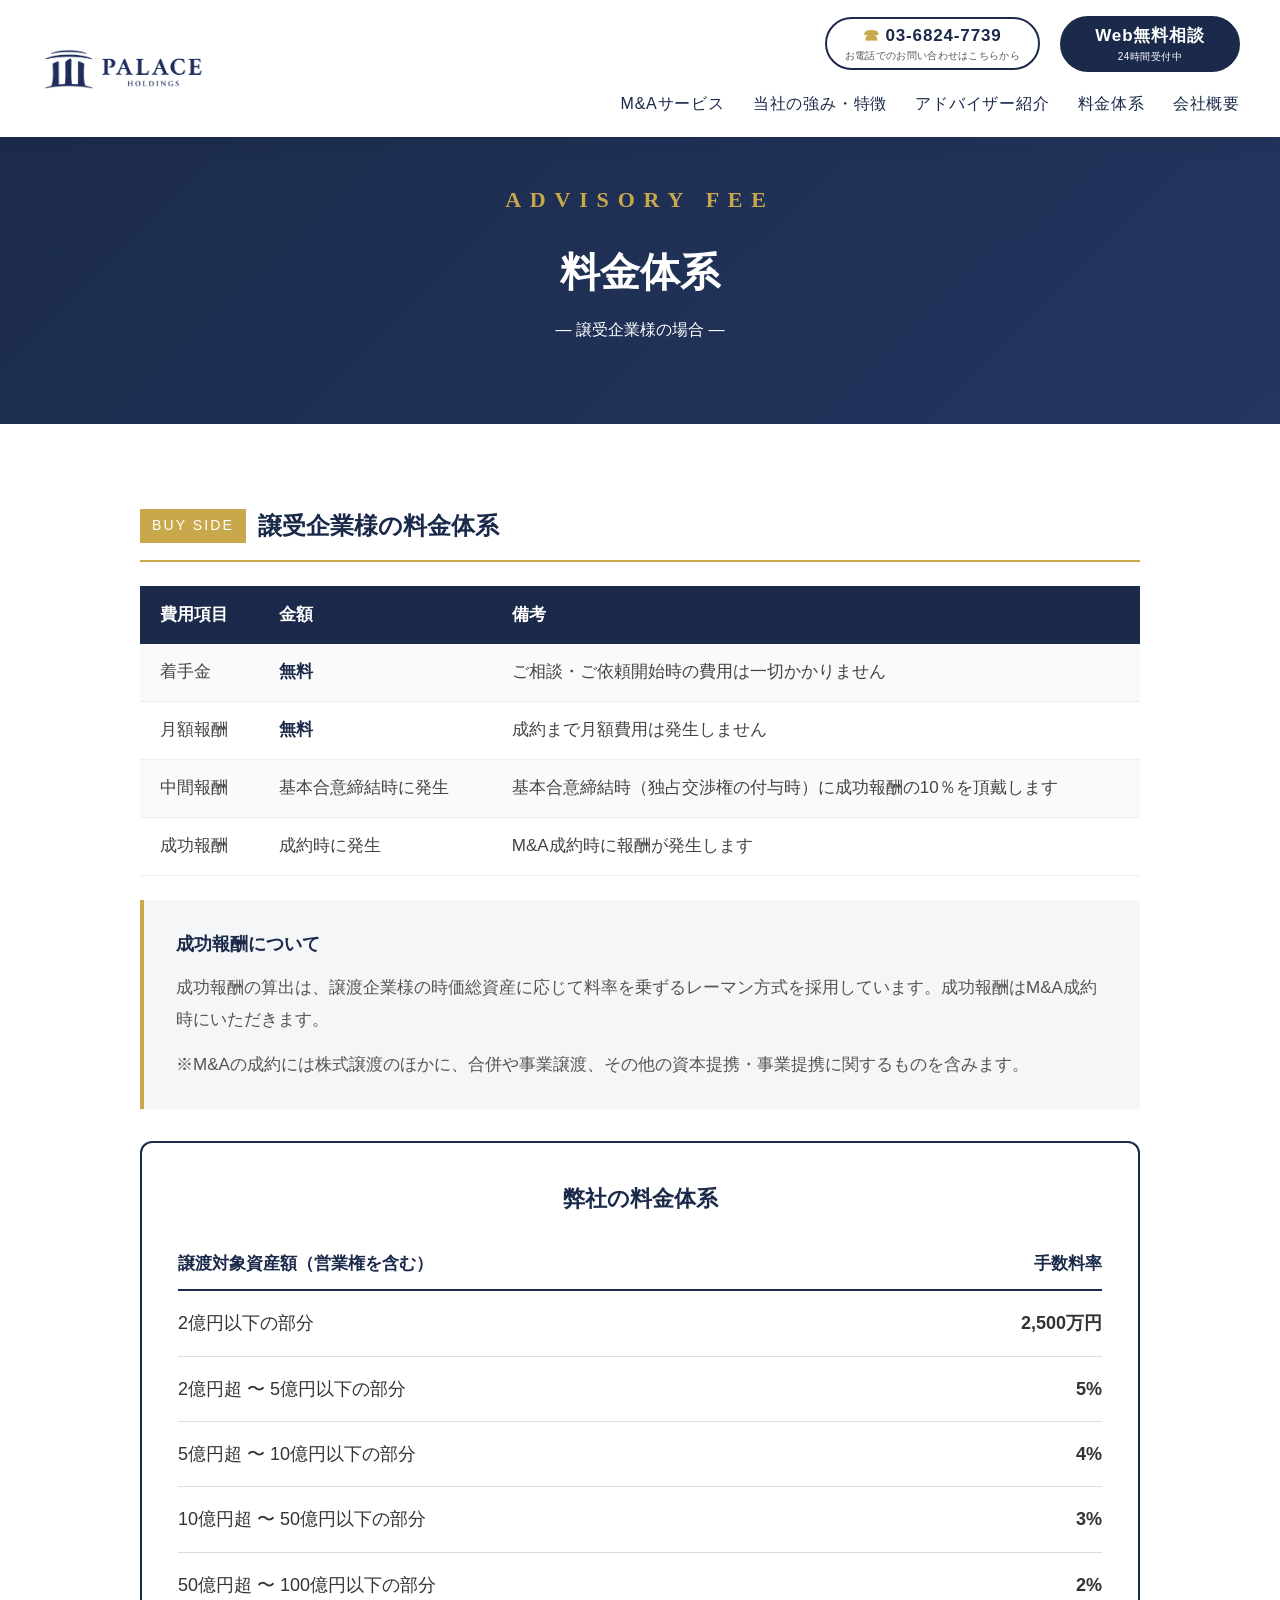
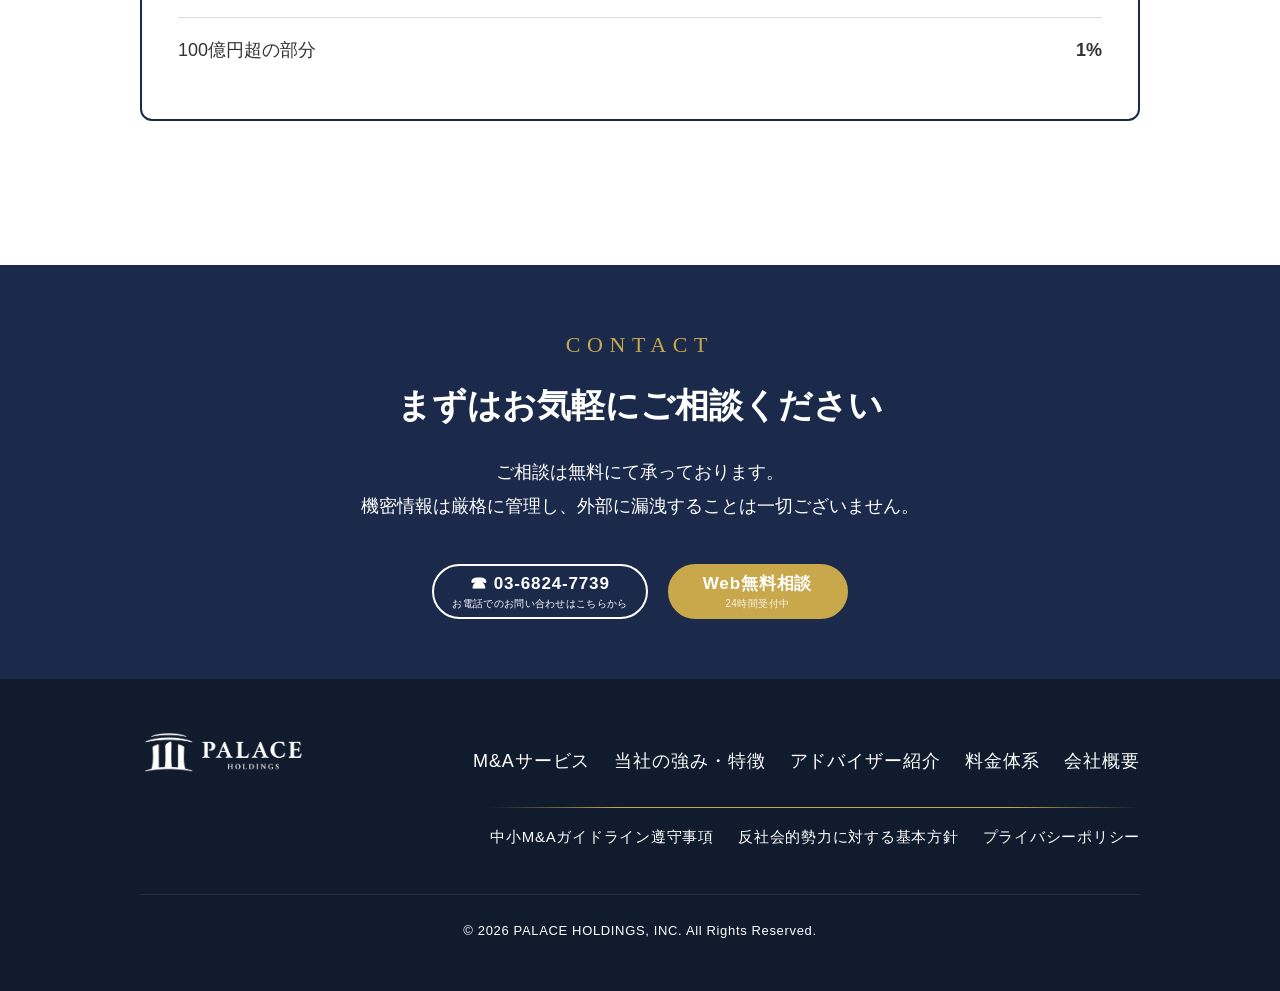
<file: fee-buy.html>
<!DOCTYPE html>
<html lang="ja">
<head>
  <!-- Google tag (gtag.js) -->
  <script async src="https://www.googletagmanager.com/gtag/js?id=G-W23X70DLMN"></script>
  <script>
    window.dataLayer = window.dataLayer || [];
    function gtag(){dataLayer.push(arguments);}
    gtag('js', new Date());
    gtag('config', 'G-W23X70DLMN');
  </script>
  <meta charset="UTF-8">
  <meta name="viewport" content="width=device-width, initial-scale=1.0">
  <meta http-equiv="Content-Security-Policy" content="default-src 'self'; script-src 'self' 'unsafe-inline' https://www.googletagmanager.com https://www.google-analytics.com; style-src 'self' 'unsafe-inline' https://fonts.googleapis.com; font-src 'self' https://fonts.gstatic.com; img-src 'self' data: https:; frame-src https://www.google.com https://docs.google.com; connect-src 'self' https://www.google-analytics.com https://www.googletagmanager.com https://*.analytics.google.com;">
  <meta http-equiv="X-Content-Type-Options" content="nosniff">
  <meta name="referrer" content="strict-origin-when-cross-origin">
  <title>料金体系（譲受企業様） | 株式会社パレスホールディングス</title>
  <link rel="preconnect" href="https://fonts.googleapis.com">
  <link rel="preconnect" href="https://fonts.gstatic.com" crossorigin>
  <link href="https://fonts.googleapis.com/css2?family=Cormorant+Garamond:wght@400;600;700&family=Noto+Sans+JP:wght@400;500;700&display=swap" rel="stylesheet">
  <link rel="stylesheet" href="css/style.css">
  <link rel="icon" type="image/png" href="assets/images/ico_PALACE_LOGO.png">
  <link rel="apple-touch-icon" href="assets/images/ico_PALACE_LOGO.png">
</head>
<body>

<header>
  <a href="index.html" class="header-logo">
    <img src="assets/images/企業ロゴ_透過_文字ネイビー.png" alt="PALACE HOLDINGS">
  </a>
  <button class="nav-toggle" id="navToggle" aria-label="メニュー"><span></span><span></span><span></span></button>
  <div class="header-right">
    <div class="header-cta">
      <div class="header-tel-block">
        <a href="tel:0368247739" class="header-tel">03-6824-7739</a>
        <span class="header-tel-sub">お電話でのお問い合わせはこちらから</span>
      </div>
      <a href="contact.html" class="header-consult-btn">Web無料相談<span class="header-consult-sub">24時間受付中</span></a>
    </div>
    <nav>
      <ul>
        <li><a href="service.html">M&amp;Aサービス</a></li>
        <li><a href="strengths.html">当社の強み・特徴</a></li>
        <li><a href="advisor.html">アドバイザー紹介</a></li>
        <li><a href="fee.html">料金体系</a></li>
        <li><a href="company.html">会社概要</a></li>
      </ul>
    </nav>
  </div>
</header>

<div class="mobile-nav" id="mobileNav">
  <ul>
    <li><a href="service.html">M&amp;Aサービス</a></li>
    <li><a href="strengths.html">当社の強み・特徴</a></li>
    <li><a href="advisor.html">アドバイザー紹介</a></li>
    <li><a href="fee.html">料金体系</a></li>
    <li><a href="company.html">会社概要</a></li>
  </ul>
  <div class="mobile-nav-cta">
    <a href="contact.html" class="mobile-nav-consult-btn">Web無料相談</a>
  </div>
</div>

<div class="page-hero">
  <span class="page-hero-label">Advisory Fee</span>
  <h1 class="page-hero-title">料金体系<span style="font-size:16px;display:block;margin-top:8px;font-weight:400;">― 譲受企業様の場合 ―</span></h1>
</div>

<section class="fee-section">
  <div class="fee-inner">

    <div class="fee-block fade-in">
      <h3 class="fee-block-title"><span class="tag" style="background:var(--gold);">BUY SIDE</span>譲受企業様の料金体系</h3>
      <table class="fee-table">
        <tr>
          <th>費用項目</th>
          <th>金額</th>
          <th>備考</th>
        </tr>
        <tr>
          <td>着手金</td>
          <td><strong style="color:var(--navy);">無料</strong></td>
          <td>ご相談・ご依頼開始時の費用は一切かかりません</td>
        </tr>
        <tr>
          <td>月額報酬</td>
          <td><strong style="color:var(--navy);">無料</strong></td>
          <td>成約まで月額費用は発生しません</td>
        </tr>
        <tr>
          <td>中間報酬</td>
          <td>基本合意締結時に発生</td>
          <td>基本合意締結時（独占交渉権の付与時）に成功報酬の10％を頂戴します</td>
        </tr>
        <tr>
          <td>成功報酬</td>
          <td>成約時に発生</td>
          <td>M&amp;A成約時に報酬が発生します</td>
        </tr>
      </table>
      <div class="fee-success-box">
        <h4>成功報酬について</h4>
        <p>成功報酬の算出は、譲渡企業様の時価総資産に応じて料率を乗ずるレーマン方式を採用しています。成功報酬はM&amp;A成約時にいただきます。</p>
        <p style="margin-top:12px;">※M&amp;Aの成約には株式譲渡のほかに、合併や事業譲渡、その他の資本提携・事業提携に関するものを含みます。</p>
      </div>

      <div class="fee-reward-table">
        <h4>弊社の料金体系</h4>
        <table>
          <tr>
            <th>譲渡対象資産額（営業権を含む）</th>
            <th>手数料率</th>
          </tr>
          <tr>
            <td>2億円以下の部分</td>
            <td>2,500万円</td>
          </tr>
          <tr>
            <td>2億円超 〜 5億円以下の部分</td>
            <td>5%</td>
          </tr>
          <tr>
            <td>5億円超 〜 10億円以下の部分</td>
            <td>4%</td>
          </tr>
          <tr>
            <td>10億円超 〜 50億円以下の部分</td>
            <td>3%</td>
          </tr>
          <tr>
            <td>50億円超 〜 100億円以下の部分</td>
            <td>2%</td>
          </tr>
          <tr>
            <td>100億円超の部分</td>
            <td>1%</td>
          </tr>
        </table>
      </div>
    </div>


  </div>
</section>

<section class="cta-section">
  <div class="section-inner">
    <span class="section-label fade-in" style="color:var(--gold);text-align:center;display:block;">Contact</span>
    <h2 class="section-title white fade-in">まずはお気軽にご相談ください</h2>
    <p class="section-lead white fade-in">ご相談は無料にて承っております。<br>機密情報は厳格に管理し、外部に漏洩することは一切ございません。</p>
    <div class="cta-btns fade-in" style="margin-top:40px;">
      <a href="tel:0368247739" class="cta-tel-block">
        <span class="cta-tel-num">☎ 03-6824-7739</span>
        <span>お電話でのお問い合わせはこちらから</span>
      </a>
      <a href="contact.html" class="cta-consult-btn">Web無料相談<span class="cta-consult-sub">24時間受付中</span></a>
    </div>
  </div>
</section>

<footer>
  <div class="footer-inner">
    <div class="footer-logo">
      <img src="assets/images/企業ロゴ_透過_文字白.png" alt="PALACE HOLDINGS" style="height:90px;width:auto;">
    </div>
    <nav class="footer-nav footer-nav-main">
      <a href="service.html">M&amp;Aサービス</a>
      <a href="strengths.html">当社の強み・特徴</a>
      <a href="advisor.html">アドバイザー紹介</a>
      <div class="footer-nav-inline">
        <a href="fee.html">料金体系</a>
        <a href="company.html">会社概要</a>
      </div>
    </nav>
    <nav class="footer-nav footer-nav-sub">
      <a href="guideline.html">中小M&amp;Aガイドライン遵守事項</a>
      <a href="antisocial.html">反社会的勢力に対する基本方針</a>
      <a href="privacy.html">プライバシーポリシー</a>
    </nav>
    <div class="footer-copy">© 2026 PALACE HOLDINGS, INC. All Rights Reserved.</div>
  </div>
</footer>

<a href="contact.html" class="mobile-bottom-banner">
  <span class="mbb-icon">&#9993;</span>
  <span class="mbb-text">
    <span class="mbb-sub">秘密厳守・ご相談無料</span>
    <span class="mbb-main">譲渡・譲受のお問い合わせはこちら</span>
  </span>
  <span class="mbb-arrow">&#10132;</span>
</a>

<script>
  document.getElementById("navToggle").addEventListener("click",function(){
    document.getElementById("mobileNav").classList.toggle("open");
  });
  var mbb=document.querySelector(".mobile-bottom-banner");
  if(mbb){window.addEventListener("scroll",function(){mbb.classList.toggle("visible",window.scrollY>200);});}

  // Scroll fade-in
  var fadeEls=document.querySelectorAll(".fade-in");
  if(fadeEls.length){
    var obs=new IntersectionObserver(function(entries){
      entries.forEach(function(e){if(e.isIntersecting){e.target.classList.add("visible");obs.unobserve(e.target);}});
    },{threshold:0.15});
    fadeEls.forEach(function(el){obs.observe(el);});
  }
</script>
</body>
</html>
</file>
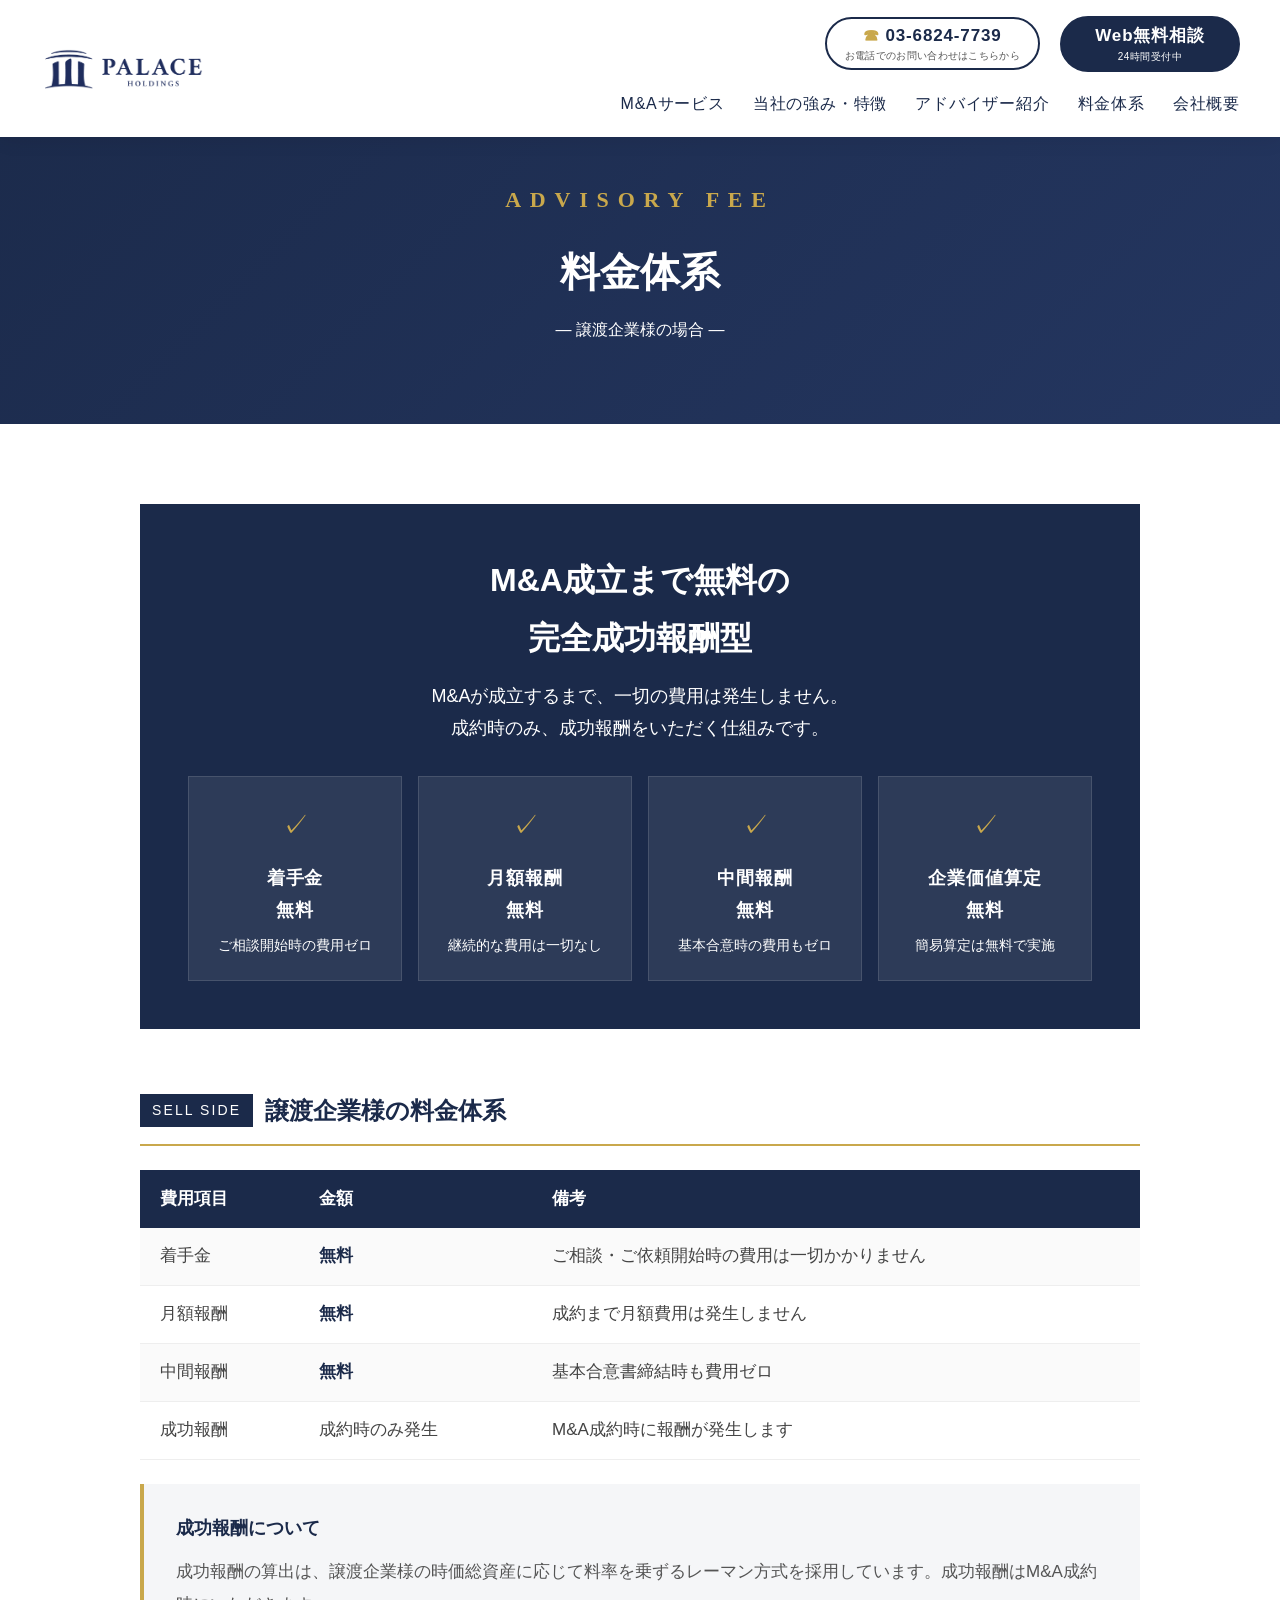
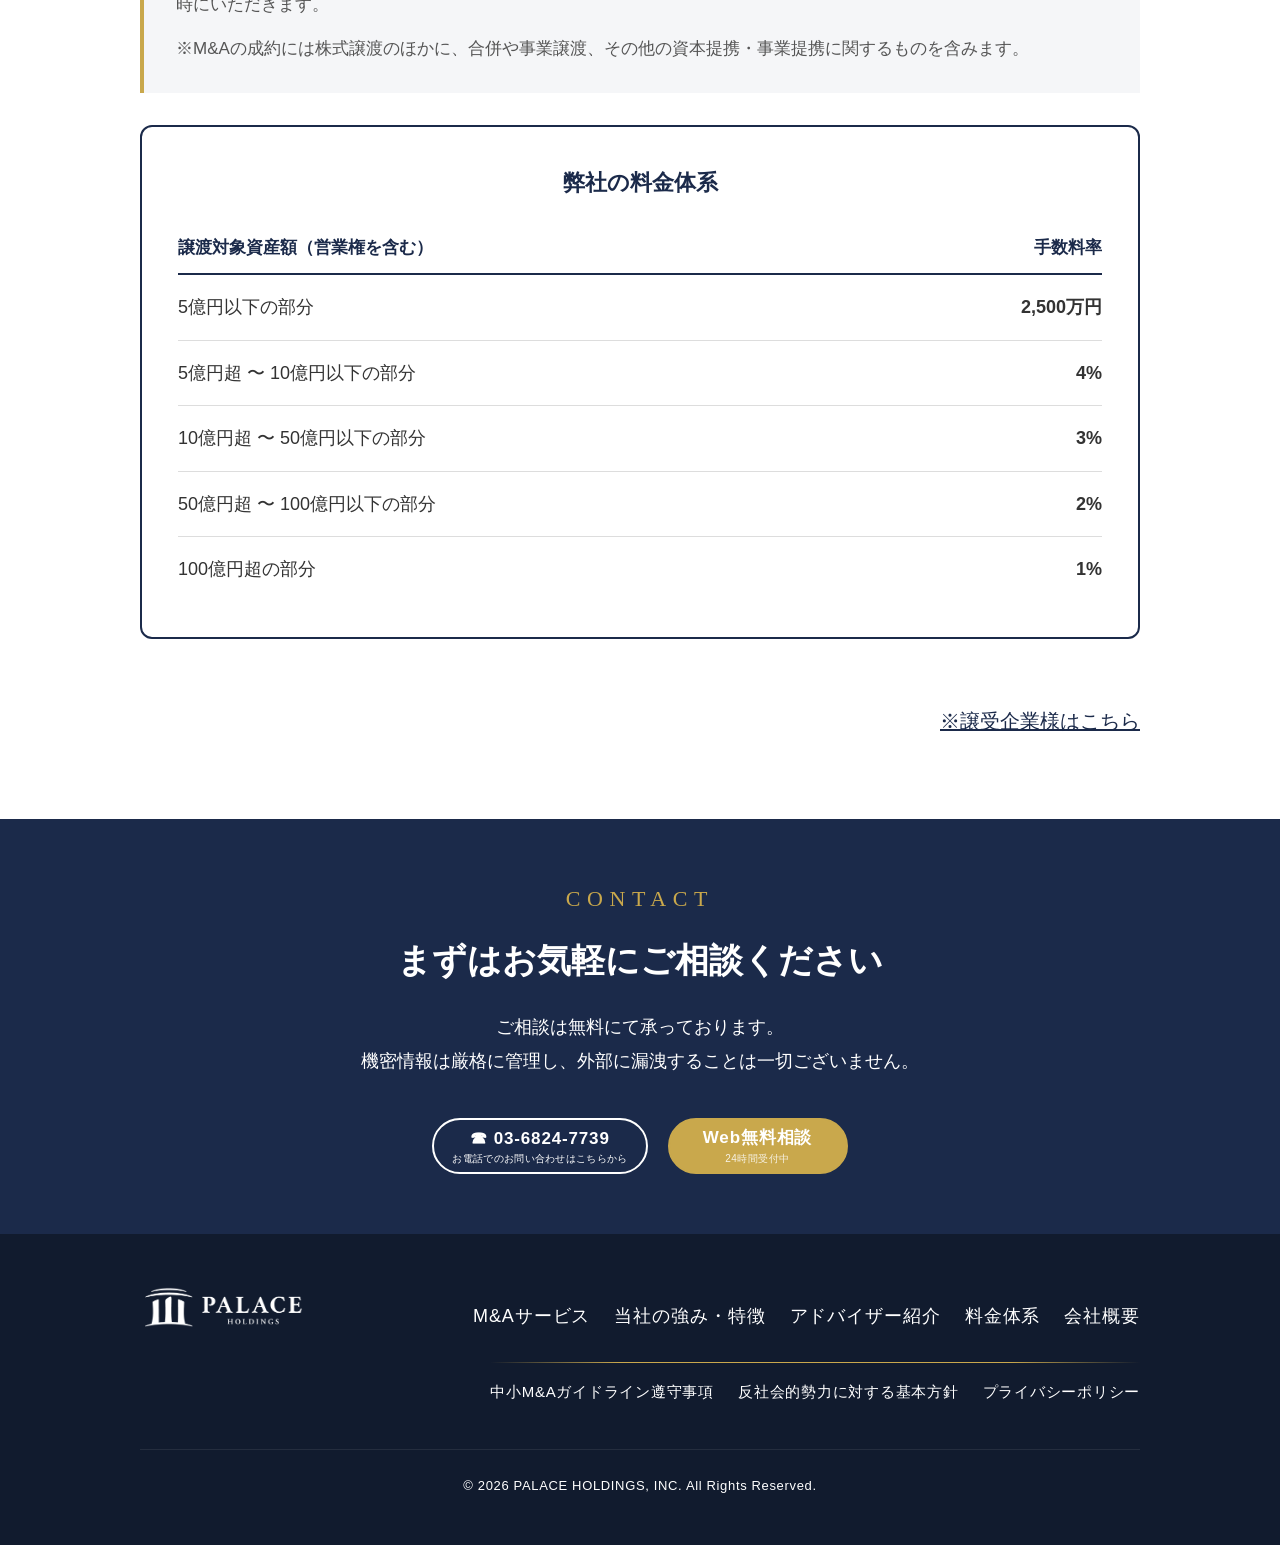
<file: fee.html>
<!DOCTYPE html>
<html lang="ja">
<head>
  <!-- Google tag (gtag.js) -->
  <script async src="https://www.googletagmanager.com/gtag/js?id=G-W23X70DLMN"></script>
  <script>
    window.dataLayer = window.dataLayer || [];
    function gtag(){dataLayer.push(arguments);}
    gtag('js', new Date());
    gtag('config', 'G-W23X70DLMN');
  </script>
  <meta charset="UTF-8">
  <meta name="viewport" content="width=device-width, initial-scale=1.0">
  <meta http-equiv="Content-Security-Policy" content="default-src 'self'; script-src 'self' 'unsafe-inline' https://www.googletagmanager.com https://www.google-analytics.com; style-src 'self' 'unsafe-inline' https://fonts.googleapis.com; font-src 'self' https://fonts.gstatic.com; img-src 'self' data: https:; frame-src https://www.google.com https://docs.google.com; connect-src 'self' https://www.google-analytics.com https://www.googletagmanager.com https://*.analytics.google.com;">
  <meta http-equiv="X-Content-Type-Options" content="nosniff">
  <meta name="referrer" content="strict-origin-when-cross-origin">
  <title>料金体系 | 株式会社パレスホールディングス</title>
  <link rel="preconnect" href="https://fonts.googleapis.com">
  <link rel="preconnect" href="https://fonts.gstatic.com" crossorigin>
  <link href="https://fonts.googleapis.com/css2?family=Cormorant+Garamond:wght@400;600;700&family=Noto+Sans+JP:wght@400;500;700&display=swap" rel="stylesheet">
  <link rel="stylesheet" href="css/style.css">
  <link rel="icon" type="image/png" href="assets/images/ico_PALACE_LOGO.png">
  <link rel="apple-touch-icon" href="assets/images/ico_PALACE_LOGO.png">
</head>
<body>

<header>
  <a href="index.html" class="header-logo">
    <img src="assets/images/企業ロゴ_透過_文字ネイビー.png" alt="PALACE HOLDINGS">
  </a>
  <button class="nav-toggle" id="navToggle" aria-label="メニュー"><span></span><span></span><span></span></button>
  <div class="header-right">
    <div class="header-cta">
      <div class="header-tel-block">
        <a href="tel:0368247739" class="header-tel">03-6824-7739</a>
        <span class="header-tel-sub">お電話でのお問い合わせはこちらから</span>
      </div>
      <a href="contact.html" class="header-consult-btn">Web無料相談<span class="header-consult-sub">24時間受付中</span></a>
    </div>
    <nav>
      <ul>
        <li><a href="service.html">M&amp;Aサービス</a></li>
        <li><a href="strengths.html">当社の強み・特徴</a></li>
        <li><a href="advisor.html">アドバイザー紹介</a></li>
        <li><a href="fee.html">料金体系</a></li>
        <li><a href="company.html">会社概要</a></li>
      </ul>
    </nav>
  </div>
</header>

<div class="mobile-nav" id="mobileNav">
  <ul>
    <li><a href="service.html">M&amp;Aサービス</a></li>
    <li><a href="strengths.html">当社の強み・特徴</a></li>
    <li><a href="advisor.html">アドバイザー紹介</a></li>
    <li><a href="fee.html">料金体系</a></li>
    <li><a href="company.html">会社概要</a></li>
  </ul>
  <div class="mobile-nav-cta">
    <a href="contact.html" class="mobile-nav-consult-btn">Web無料相談</a>
  </div>
</div>

<div class="page-hero">
  <span class="page-hero-label">Advisory Fee</span>
  <h1 class="page-hero-title">料金体系<span style="font-size:16px;display:block;margin-top:8px;font-weight:400;">― 譲渡企業様の場合 ―</span></h1>
</div>

<section class="fee-section">
  <div class="fee-inner">

    <div class="fee-hero-box fade-in">
      <h2>M&amp;A成立まで無料の<br>完全成功報酬型</h2>
      <p>M&Aが成立するまで、一切の費用は発生しません。<br>成約時のみ、成功報酬をいただく仕組みです。</p>
      <div class="fee-free-items">
        <div class="fee-free-item">
          <div class="icon">✓</div>
          <div class="label">着手金<br>無料</div>
          <div class="value">ご相談開始時の費用ゼロ</div>
        </div>
        <div class="fee-free-item">
          <div class="icon">✓</div>
          <div class="label">月額報酬<br>無料</div>
          <div class="value">継続的な費用は一切なし</div>
        </div>
        <div class="fee-free-item">
          <div class="icon">✓</div>
          <div class="label">中間報酬<br>無料</div>
          <div class="value">基本合意時の費用もゼロ</div>
        </div>
        <div class="fee-free-item">
          <div class="icon">✓</div>
          <div class="label">企業価値算定<br>無料</div>
          <div class="value">簡易算定は無料で実施</div>
        </div>
      </div>
    </div>

    <div class="fee-block fade-in">
      <h3 class="fee-block-title"><span class="tag">SELL SIDE</span>譲渡企業様の料金体系</h3>
      <table class="fee-table">
        <tr>
          <th>費用項目</th>
          <th>金額</th>
          <th>備考</th>
        </tr>
        <tr>
          <td>着手金</td>
          <td><strong style="color:var(--navy);">無料</strong></td>
          <td>ご相談・ご依頼開始時の費用は一切かかりません</td>
        </tr>
        <tr>
          <td>月額報酬</td>
          <td><strong style="color:var(--navy);">無料</strong></td>
          <td>成約まで月額費用は発生しません</td>
        </tr>
        <tr>
          <td>中間報酬</td>
          <td><strong style="color:var(--navy);">無料</strong></td>
          <td>基本合意書締結時も費用ゼロ</td>
        </tr>
        <tr>
          <td>成功報酬</td>
          <td>成約時のみ発生</td>
          <td>M&amp;A成約時に報酬が発生します</td>
        </tr>
      </table>
      <div class="fee-success-box">
        <h4>成功報酬について</h4>
        <p>成功報酬の算出は、譲渡企業様の時価総資産に応じて料率を乗ずるレーマン方式を採用しています。成功報酬はM&amp;A成約時にいただきます。</p>
        <p style="margin-top:12px;">※M&amp;Aの成約には株式譲渡のほかに、合併や事業譲渡、その他の資本提携・事業提携に関するものを含みます。</p>
      </div>

      <div class="fee-reward-table">
        <h4>弊社の料金体系</h4>
        <table>
          <tr>
            <th>譲渡対象資産額（営業権を含む）</th>
            <th>手数料率</th>
          </tr>
          <tr>
            <td>5億円以下の部分</td>
            <td>2,500万円</td>
          </tr>
          <tr>
            <td>5億円超 〜 10億円以下の部分</td>
            <td>4%</td>
          </tr>
          <tr>
            <td>10億円超 〜 50億円以下の部分</td>
            <td>3%</td>
          </tr>
          <tr>
            <td>50億円超 〜 100億円以下の部分</td>
            <td>2%</td>
          </tr>
          <tr>
            <td>100億円超の部分</td>
            <td>1%</td>
          </tr>
        </table>
      </div>
    </div>

    <p style="margin-top:32px;font-size:20px;text-align:right;"><a href="fee-buy.html" style="color:var(--navy);text-decoration:underline;">※譲受企業様はこちら</a></p>

  </div>
</section>

<section class="cta-section">
  <div class="section-inner">
    <span class="section-label fade-in" style="color:var(--gold);text-align:center;display:block;">Contact</span>
    <h2 class="section-title white fade-in">まずはお気軽にご相談ください</h2>
    <p class="section-lead white fade-in">ご相談は無料にて承っております。<br>機密情報は厳格に管理し、外部に漏洩することは一切ございません。</p>
    <div class="cta-btns fade-in" style="margin-top:40px;">
      <a href="tel:0368247739" class="cta-tel-block">
        <span class="cta-tel-num">☎ 03-6824-7739</span>
        <span>お電話でのお問い合わせはこちらから</span>
      </a>
      <a href="contact.html" class="cta-consult-btn">Web無料相談<span class="cta-consult-sub">24時間受付中</span></a>
    </div>
  </div>
</section>

<footer>
  <div class="footer-inner">
    <div class="footer-logo">
      <img src="assets/images/企業ロゴ_透過_文字白.png" alt="PALACE HOLDINGS" style="height:90px;width:auto;">
    </div>
    <nav class="footer-nav footer-nav-main">
      <a href="service.html">M&amp;Aサービス</a>
      <a href="strengths.html">当社の強み・特徴</a>
      <a href="advisor.html">アドバイザー紹介</a>
      <div class="footer-nav-inline">
        <a href="fee.html">料金体系</a>
        <a href="company.html">会社概要</a>
      </div>
    </nav>
    <nav class="footer-nav footer-nav-sub">
      <a href="guideline.html">中小M&amp;Aガイドライン遵守事項</a>
      <a href="antisocial.html">反社会的勢力に対する基本方針</a>
      <a href="privacy.html">プライバシーポリシー</a>
    </nav>
    <div class="footer-copy">© 2026 PALACE HOLDINGS, INC. All Rights Reserved.</div>
  </div>
</footer>

<a href="contact.html" class="mobile-bottom-banner">
  <span class="mbb-icon">&#9993;</span>
  <span class="mbb-text">
    <span class="mbb-sub">秘密厳守・ご相談無料</span>
    <span class="mbb-main">譲渡・譲受のお問い合わせはこちら</span>
  </span>
  <span class="mbb-arrow">&#10132;</span>
</a>

<script>
  document.getElementById("navToggle").addEventListener("click",function(){
    document.getElementById("mobileNav").classList.toggle("open");
  });
  var mbb=document.querySelector(".mobile-bottom-banner");
  if(mbb){window.addEventListener("scroll",function(){mbb.classList.toggle("visible",window.scrollY>200);});}

  // Scroll fade-in
  var fadeEls=document.querySelectorAll(".fade-in");
  if(fadeEls.length){
    var obs=new IntersectionObserver(function(entries){
      entries.forEach(function(e){if(e.isIntersecting){e.target.classList.add("visible");obs.unobserve(e.target);}});
    },{threshold:0.15});
    fadeEls.forEach(function(el){obs.observe(el);});
  }
</script>
</body>
</html>
</file>
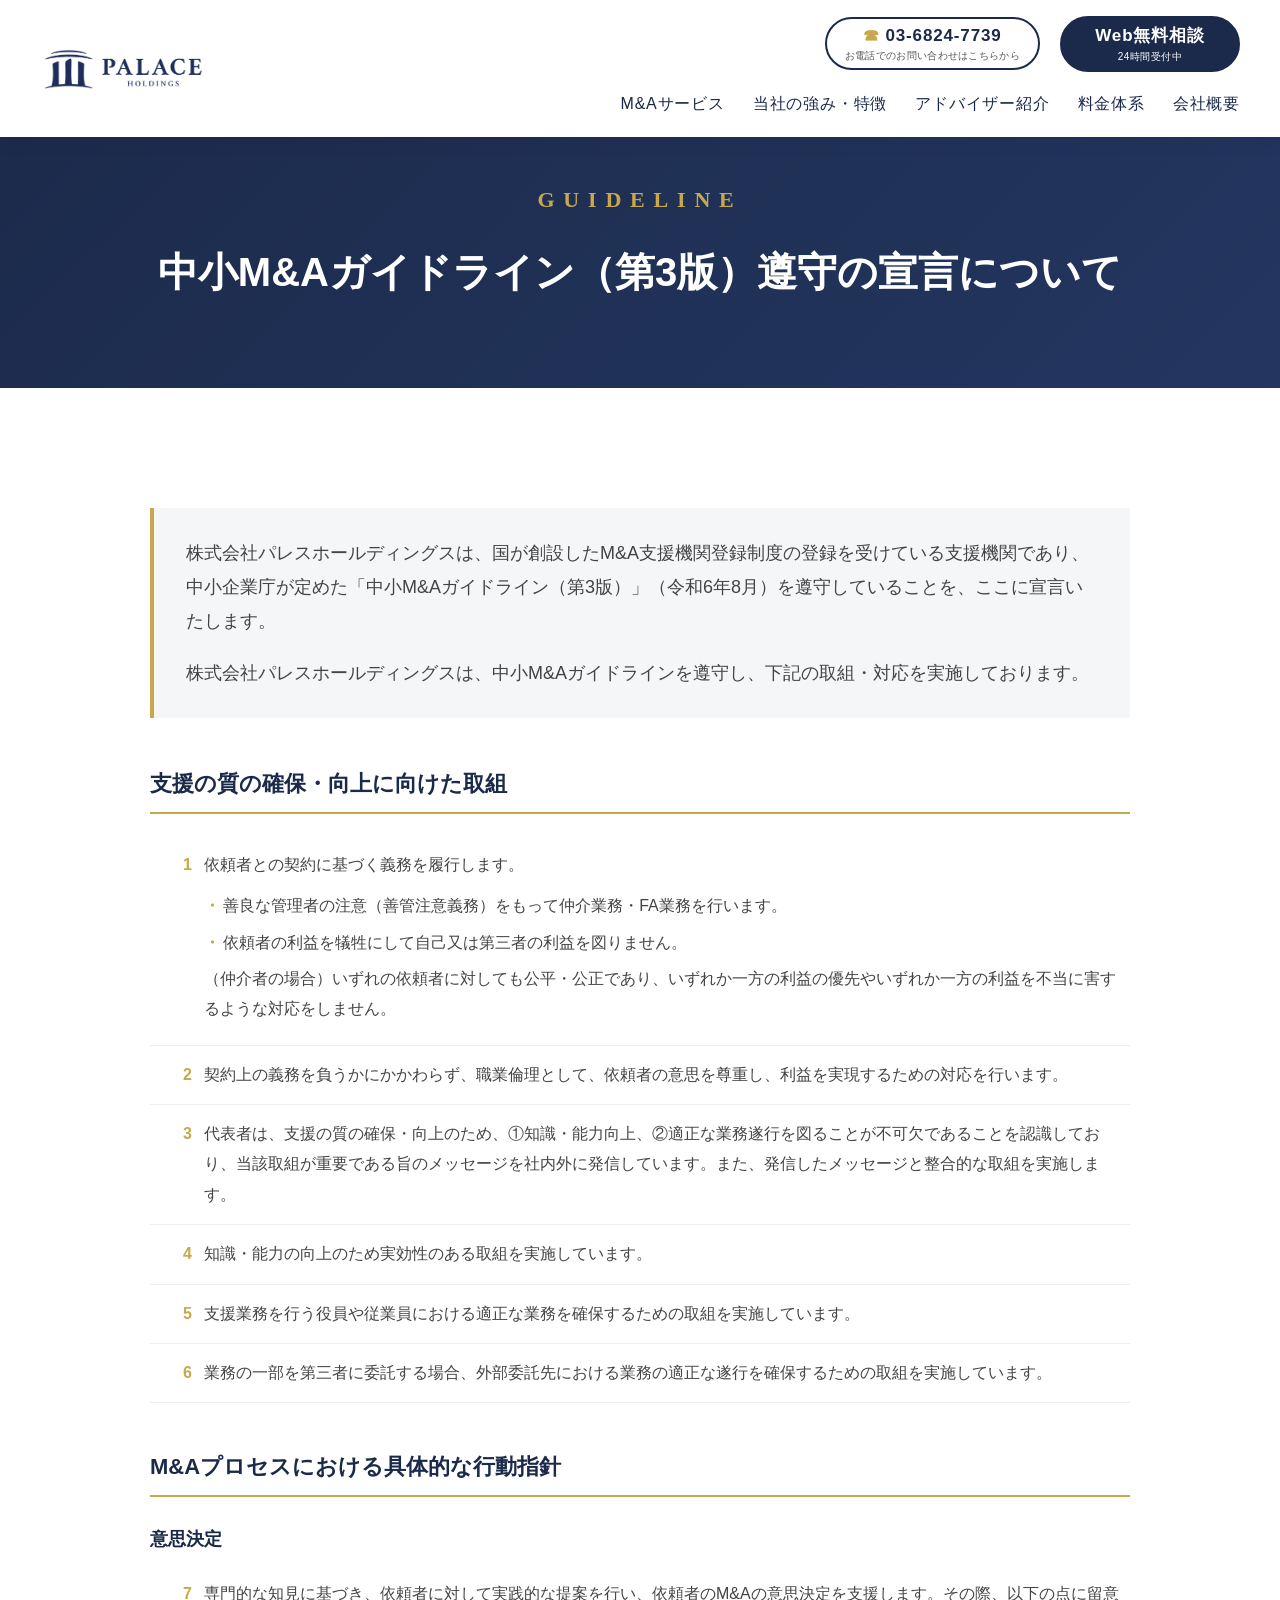
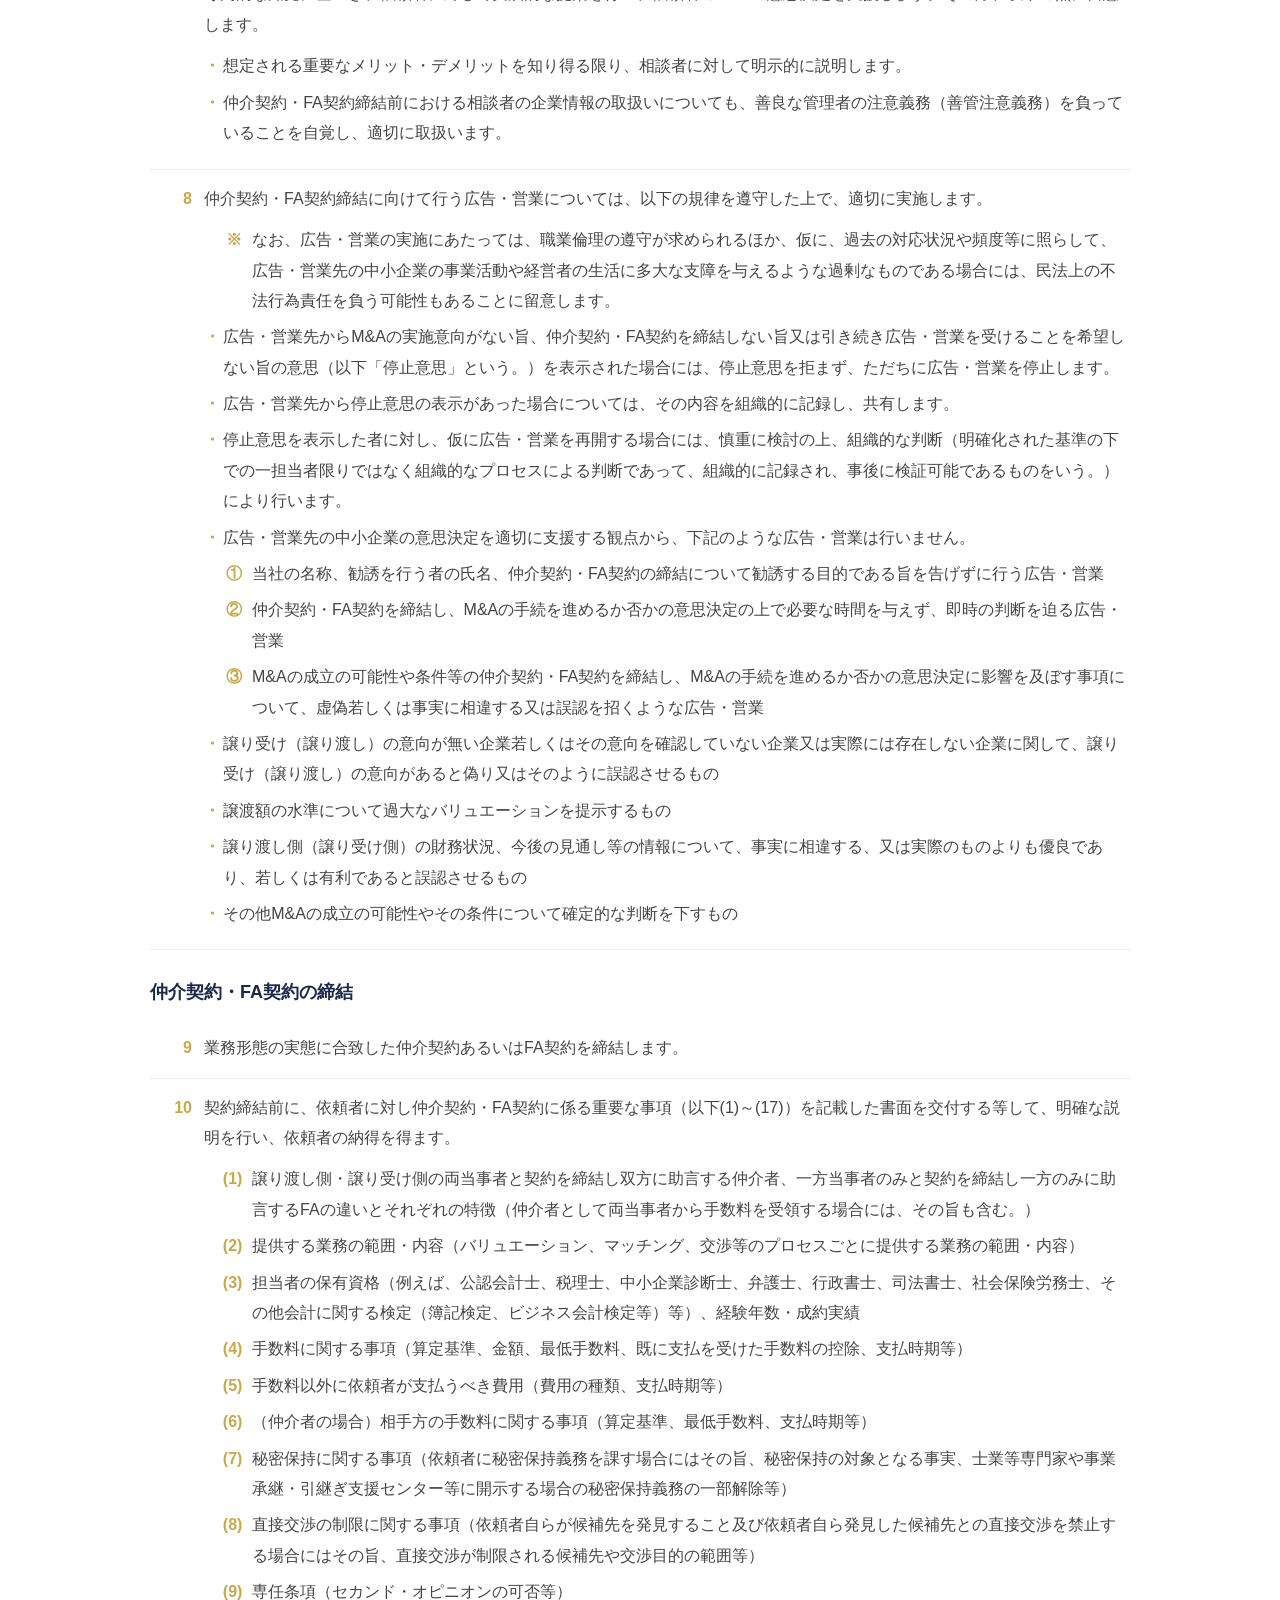
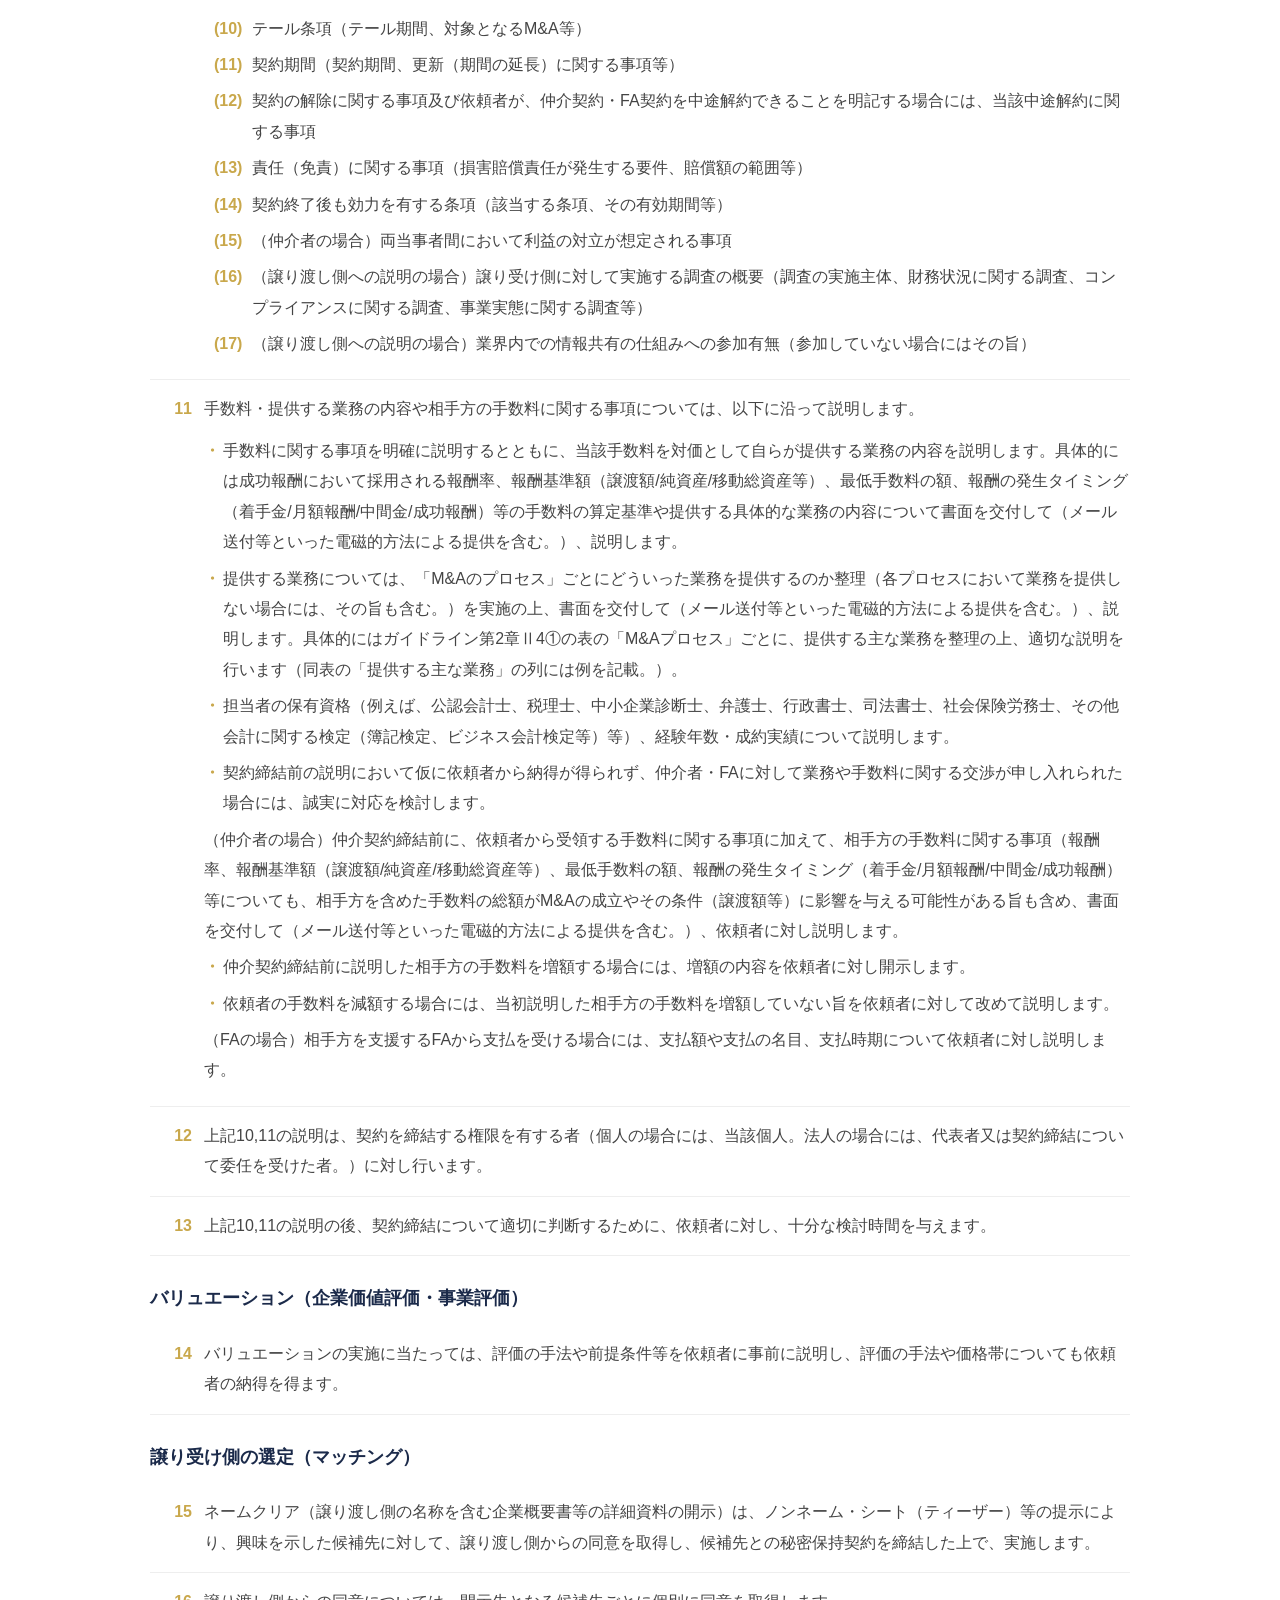
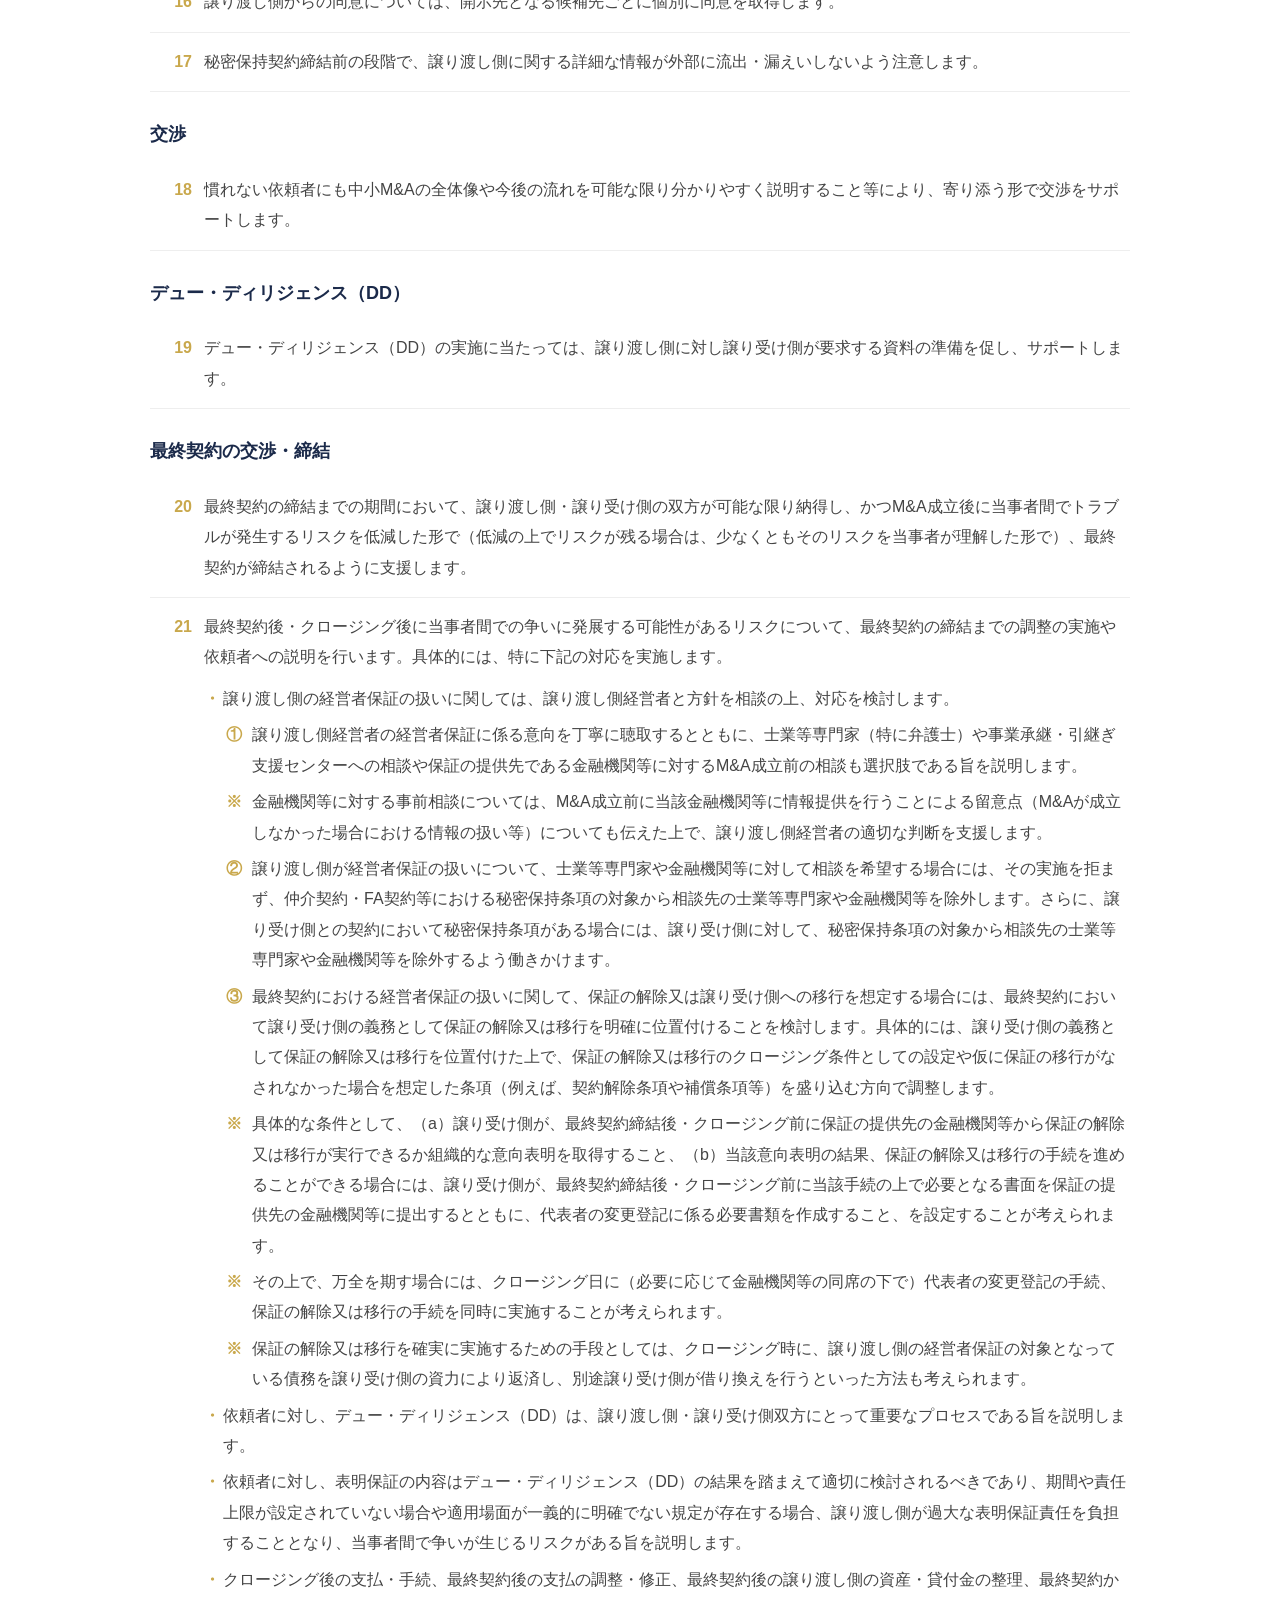
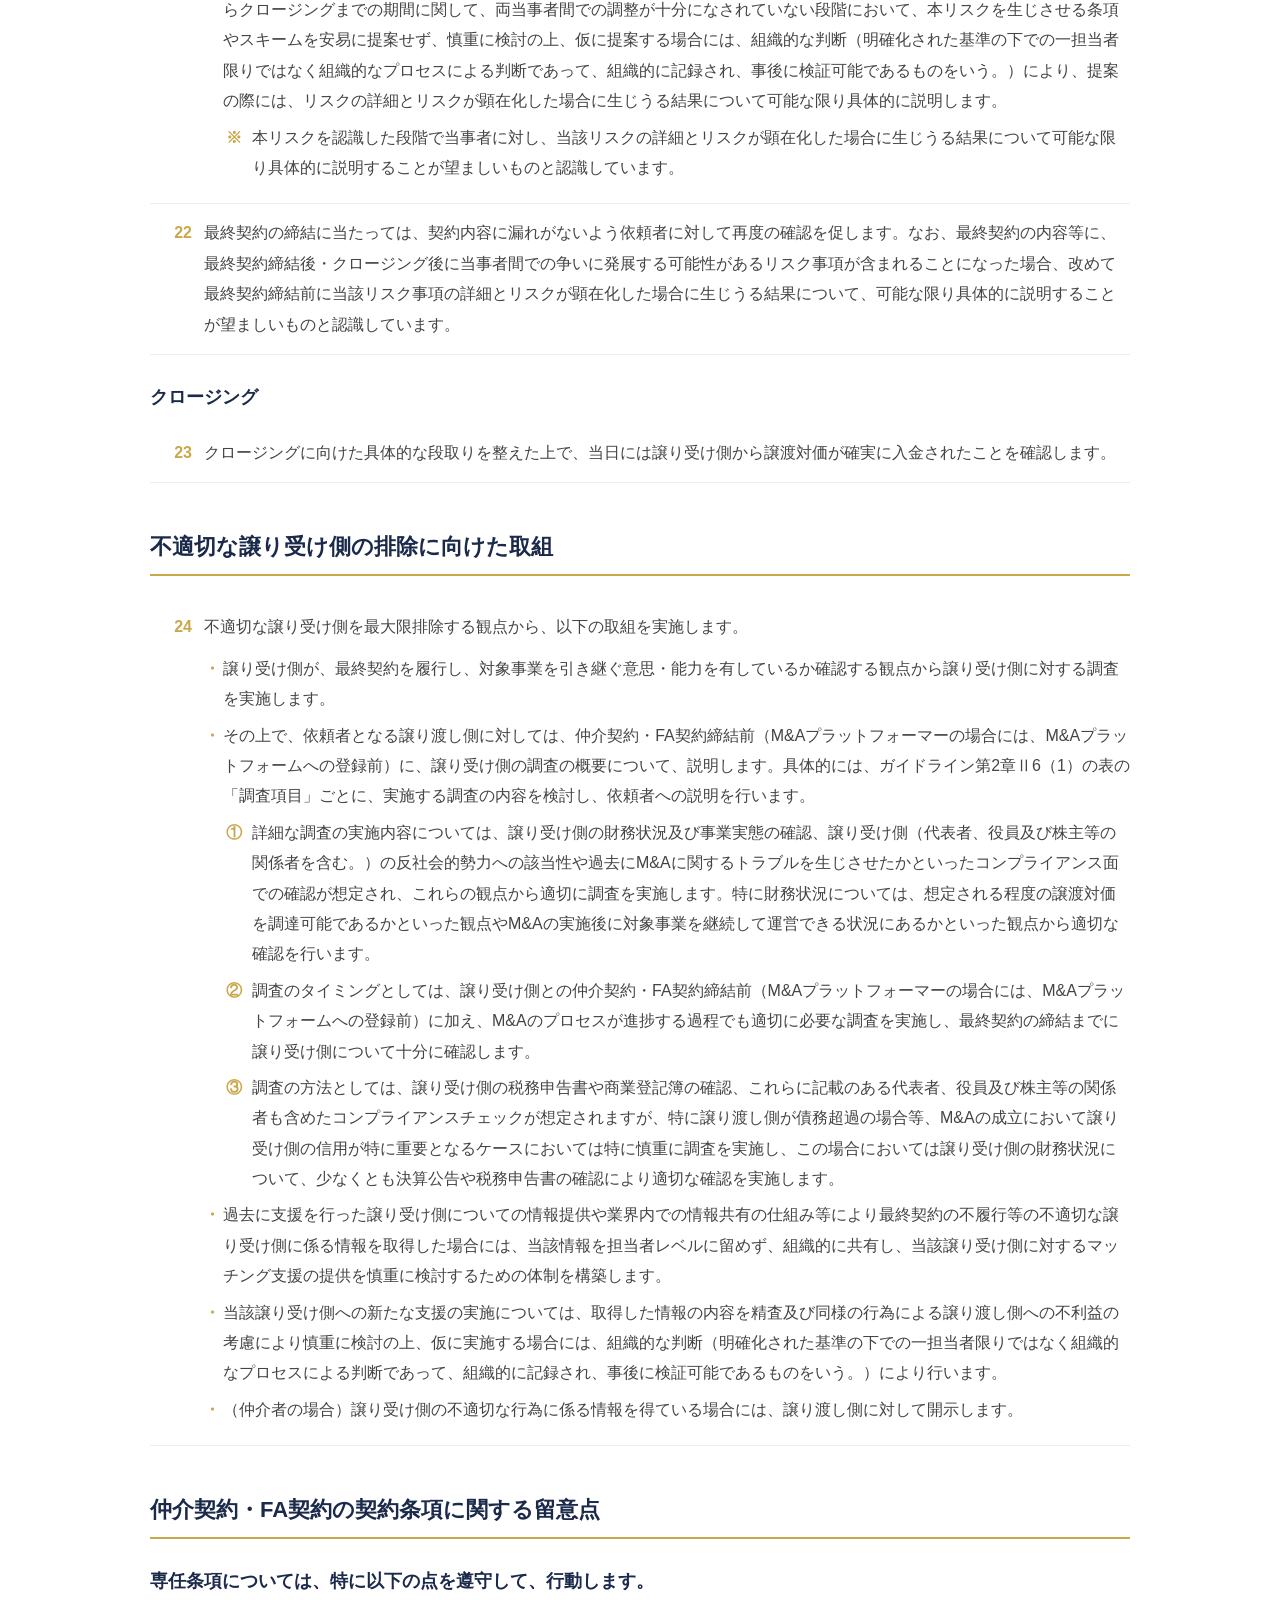
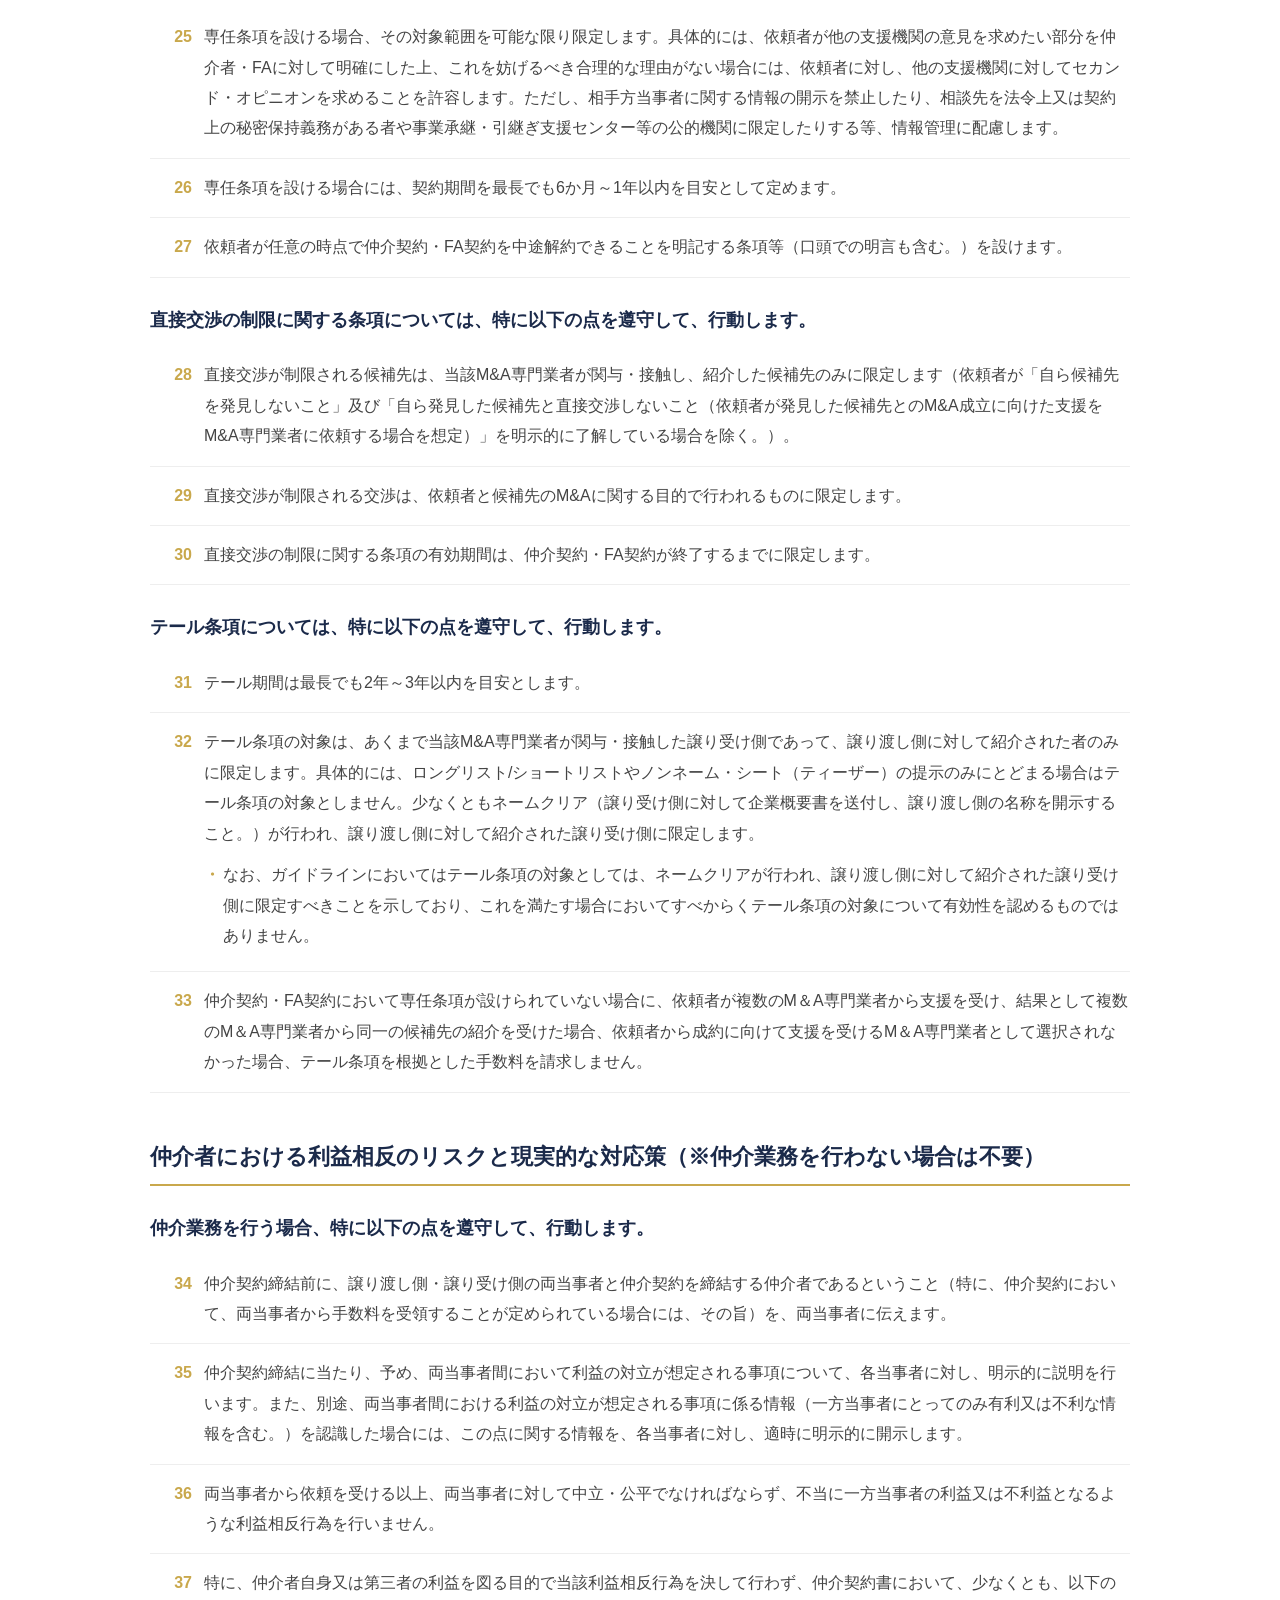
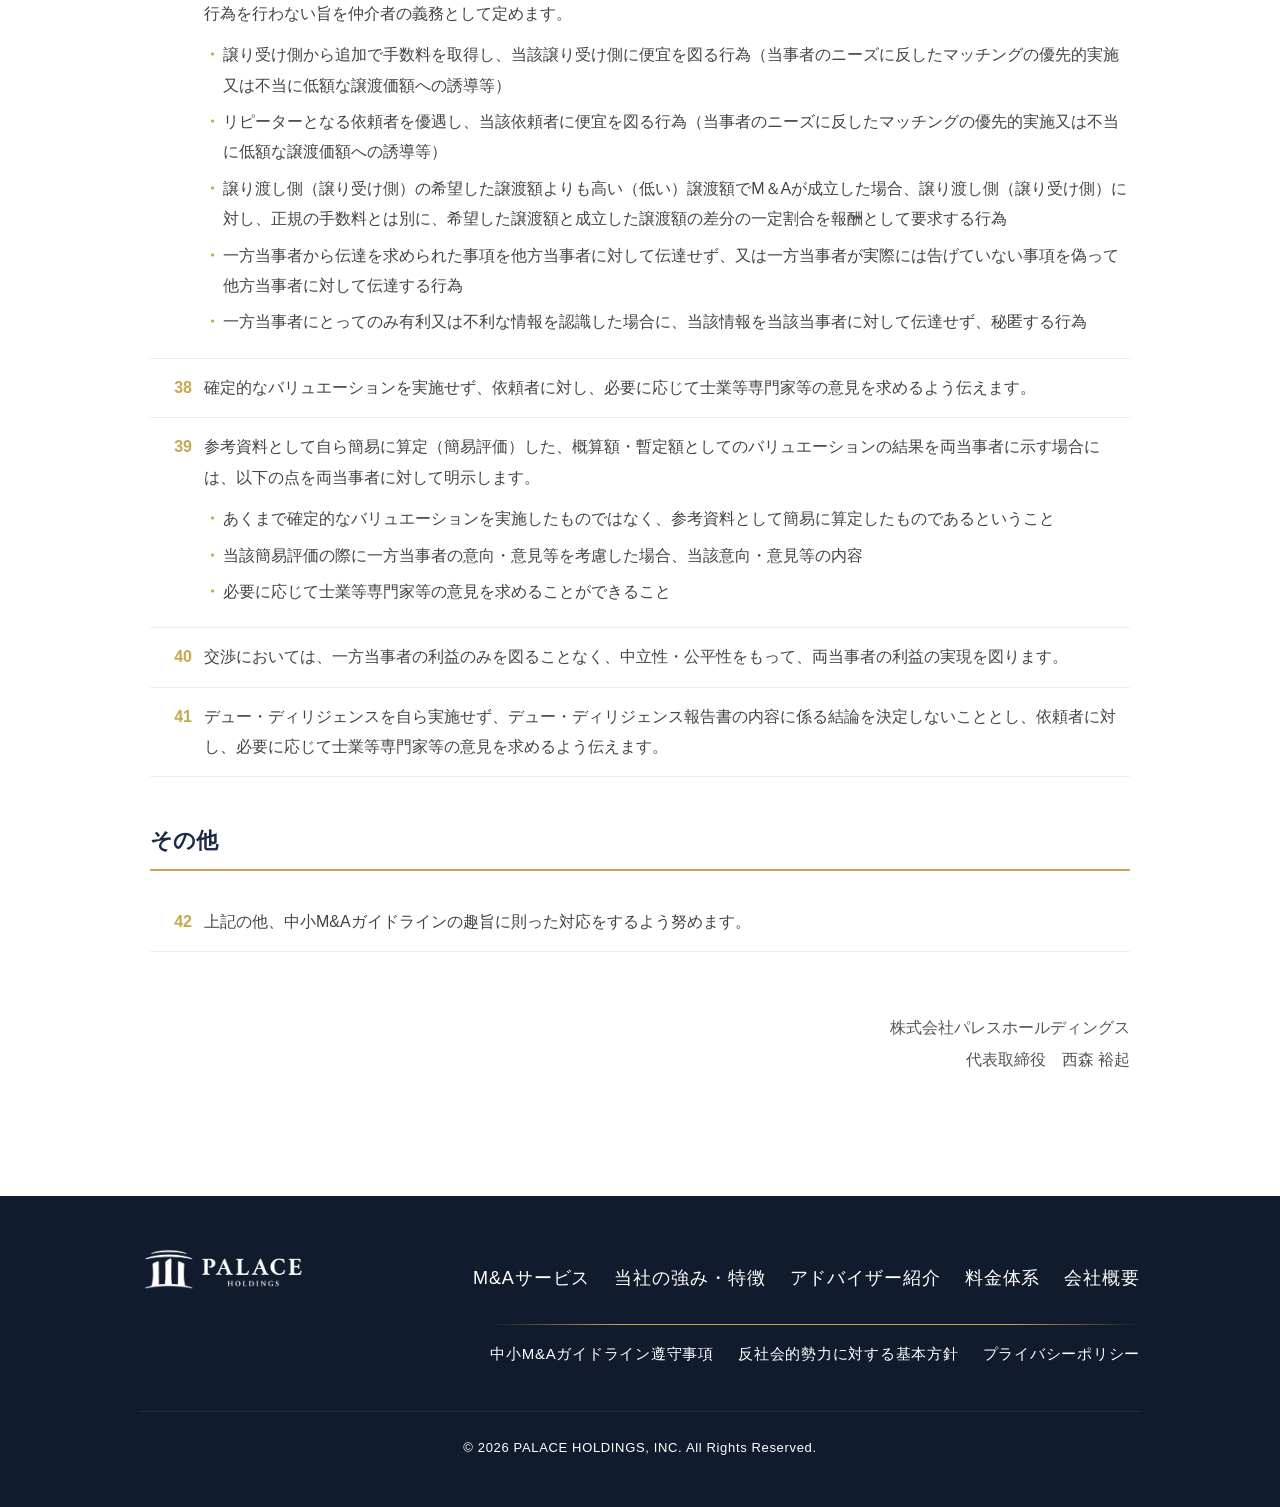
<file: guideline.html>
<!DOCTYPE html>
<html lang="ja">
<head>
  <!-- Google tag (gtag.js) -->
  <script async src="https://www.googletagmanager.com/gtag/js?id=G-W23X70DLMN"></script>
  <script>
    window.dataLayer = window.dataLayer || [];
    function gtag(){dataLayer.push(arguments);}
    gtag('js', new Date());
    gtag('config', 'G-W23X70DLMN');
  </script>
  <meta charset="UTF-8">
  <meta name="viewport" content="width=device-width, initial-scale=1.0">
  <meta http-equiv="Content-Security-Policy" content="default-src 'self'; script-src 'self' 'unsafe-inline' https://www.googletagmanager.com https://www.google-analytics.com; style-src 'self' 'unsafe-inline' https://fonts.googleapis.com; font-src 'self' https://fonts.gstatic.com; img-src 'self' data: https:; frame-src https://www.google.com https://docs.google.com; connect-src 'self' https://www.google-analytics.com https://www.googletagmanager.com https://*.analytics.google.com;">
  <meta http-equiv="X-Content-Type-Options" content="nosniff">
  <meta name="referrer" content="strict-origin-when-cross-origin">
  <title>中小M&amp;Aガイドライン（第3版）遵守の宣言について | 株式会社パレスホールディングス</title>
  <link rel="preconnect" href="https://fonts.googleapis.com">
  <link rel="preconnect" href="https://fonts.gstatic.com" crossorigin>
  <link href="https://fonts.googleapis.com/css2?family=Cormorant+Garamond:wght@400;600;700&family=Noto+Sans+JP:wght@400;500;700&display=swap" rel="stylesheet">
  <link rel="stylesheet" href="css/style.css">
  <link rel="icon" type="image/png" href="assets/images/ico_PALACE_LOGO.png">
  <link rel="apple-touch-icon" href="assets/images/ico_PALACE_LOGO.png">
  <style>
    .guideline-section .section-inner { max-width: 980px; }
    .guideline-intro p { margin-bottom: 1em; }
    .guideline-intro p:last-child { margin-bottom: 0; }
    .guideline-document { background: #fff; color: #444; }
    .guideline-document h2 { font-size: 22px; color: var(--navy); border-bottom: 2px solid var(--gold); padding-bottom: 10px; margin: 46px 0 22px; line-height: 1.6; }
    .guideline-document h3 { font-size: 18px; color: var(--navy); margin: 28px 0 12px; line-height: 1.6; }
    .guideline-item { display: grid; grid-template-columns: 42px 1fr; gap: 12px; padding: 14px 0; border-bottom: 1px solid #eee; font-size: 16px; line-height: 1.9; }
    .guideline-num { color: var(--gold); font-weight: 700; text-align: right; }
    .guideline-item p { margin-bottom: 0.7em; }
    .guideline-item p:last-child { margin-bottom: 0; }
    .guideline-item ul { list-style: none; padding-left: 0; margin-top: 8px; }
    .guideline-item li { position: relative; padding-left: 1.2em; margin-bottom: 6px; }
    .guideline-item li::before { content: "・"; position: absolute; left: 0; color: var(--gold); font-weight: 700; }
    .guideline-item li.marker-plain::before { content: ""; }
    .guideline-item li.marker-none::before { content: ""; }
    .guideline-item li.marker-plain { padding-left: 3em; }
    .guideline-item li.marker-none { padding-left: 0; }
    .guideline-item .inline-marker { position: absolute; left: 0; width: 2.4em; text-align: right; color: var(--gold); font-weight: 700; }
    .guideline-note { background: var(--gray-light); border-left: 4px solid var(--gold); padding: 24px 28px; margin-top: 42px; font-size: 16px; line-height: 1.9; color: #555; }
    @media (max-width: 900px) {
      .guideline-item { grid-template-columns: 32px 1fr; font-size: 14px; gap: 8px; }
      .guideline-document h2 { font-size: 19px; }
      .guideline-document h3 { font-size: 16px; }
    }
  </style>
</head>
<body>

<header>
  <a href="index.html" class="header-logo">
    <img src="assets/images/企業ロゴ_透過_文字ネイビー.png" alt="PALACE HOLDINGS">
  </a>
  <button class="nav-toggle" id="navToggle" aria-label="メニュー"><span></span><span></span><span></span></button>
  <div class="header-right">
    <div class="header-cta">
      <div class="header-tel-block">
        <a href="tel:0368247739" class="header-tel">03-6824-7739</a>
        <span class="header-tel-sub">お電話でのお問い合わせはこちらから</span>
      </div>
      <a href="contact.html" class="header-consult-btn">Web無料相談<span class="header-consult-sub">24時間受付中</span></a>
    </div>
    <nav>
      <ul>
        <li><a href="service.html">M&amp;Aサービス</a></li>
        <li><a href="strengths.html">当社の強み・特徴</a></li>
        <li><a href="advisor.html">アドバイザー紹介</a></li>
        <li><a href="fee.html">料金体系</a></li>
        <li><a href="company.html">会社概要</a></li>
      </ul>
    </nav>
  </div>
</header>

<div class="mobile-nav" id="mobileNav">
  <ul>
    <li><a href="service.html">M&amp;Aサービス</a></li>
    <li><a href="strengths.html">当社の強み・特徴</a></li>
    <li><a href="advisor.html">アドバイザー紹介</a></li>
    <li><a href="fee.html">料金体系</a></li>
    <li><a href="company.html">会社概要</a></li>
  </ul>
  <div class="mobile-nav-cta">
    <a href="contact.html" class="mobile-nav-consult-btn">Web無料相談</a>
  </div>
</div>

<div class="page-hero">
  <span class="page-hero-label">Guideline</span>
  <h1 class="page-hero-title">中小M&amp;Aガイドライン（第3版）<br class="sp-only">遵守の宣言について</h1>
</div>

<section class="section guideline-section">
  <div class="section-inner">
    <div class="guideline-intro fade-in">
      <p>株式会社パレスホールディングスは、国が創設したM&amp;A支援機関登録制度の登録を受けている支援機関であり、中小企業庁が定めた「中小M&amp;Aガイドライン（第3版）」（令和6年8月）を遵守していることを、ここに宣言いたします。</p>
      <p>株式会社パレスホールディングスは、中小M&amp;Aガイドラインを遵守し、下記の取組・対応を実施しております。</p>
    </div>

    <article class="guideline-document">
      <h2>支援の質の確保・向上に向けた取組</h2>
      <div class="guideline-item"><div class="guideline-num">1</div><div><p>依頼者との契約に基づく義務を履行します。</p><ul><li>善良な管理者の注意（善管注意義務）をもって仲介業務・FA業務を行います。</li><li>依頼者の利益を犠牲にして自己又は第三者の利益を図りません。</li><li class="marker-none">（仲介者の場合）いずれの依頼者に対しても公平・公正であり、いずれか一方の利益の優先やいずれか一方の利益を不当に害するような対応をしません。</li></ul></div></div>
      <div class="guideline-item"><div class="guideline-num">2</div><div>契約上の義務を負うかにかかわらず、職業倫理として、依頼者の意思を尊重し、利益を実現するための対応を行います。</div></div>
      <div class="guideline-item"><div class="guideline-num">3</div><div>代表者は、支援の質の確保・向上のため、①知識・能力向上、②適正な業務遂行を図ることが不可欠であることを認識しており、当該取組が重要である旨のメッセージを社内外に発信しています。また、発信したメッセージと整合的な取組を実施します。</div></div>
      <div class="guideline-item"><div class="guideline-num">4</div><div>知識・能力の向上のため実効性のある取組を実施しています。</div></div>
      <div class="guideline-item"><div class="guideline-num">5</div><div>支援業務を行う役員や従業員における適正な業務を確保するための取組を実施しています。</div></div>
      <div class="guideline-item"><div class="guideline-num">6</div><div>業務の一部を第三者に委託する場合、外部委託先における業務の適正な遂行を確保するための取組を実施しています。</div></div>

      <h2>M&amp;Aプロセスにおける具体的な行動指針</h2>
      <h3>意思決定</h3>
      <div class="guideline-item"><div class="guideline-num">7</div><div><p>専門的な知見に基づき、依頼者に対して実践的な提案を行い、依頼者のM&amp;Aの意思決定を支援します。その際、以下の点に留意します。</p><ul><li>想定される重要なメリット・デメリットを知り得る限り、相談者に対して明示的に説明します。</li><li>仲介契約・FA契約締結前における相談者の企業情報の取扱いについても、善良な管理者の注意義務（善管注意義務）を負っていることを自覚し、適切に取扱います。</li></ul></div></div>
      <div class="guideline-item"><div class="guideline-num">8</div><div><p>仲介契約・FA契約締結に向けて行う広告・営業については、以下の規律を遵守した上で、適切に実施します。</p><ul><li class="marker-plain"><span class="inline-marker">※</span>なお、広告・営業の実施にあたっては、職業倫理の遵守が求められるほか、仮に、過去の対応状況や頻度等に照らして、広告・営業先の中小企業の事業活動や経営者の生活に多大な支障を与えるような過剰なものである場合には、民法上の不法行為責任を負う可能性もあることに留意します。</li><li>広告・営業先からM&amp;Aの実施意向がない旨、仲介契約・FA契約を締結しない旨又は引き続き広告・営業を受けることを希望しない旨の意思（以下「停止意思」という。）を表示された場合には、停止意思を拒まず、ただちに広告・営業を停止します。</li><li>広告・営業先から停止意思の表示があった場合については、その内容を組織的に記録し、共有します。</li><li>停止意思を表示した者に対し、仮に広告・営業を再開する場合には、慎重に検討の上、組織的な判断（明確化された基準の下での一担当者限りではなく組織的なプロセスによる判断であって、組織的に記録され、事後に検証可能であるものをいう。）により行います。</li><li>広告・営業先の中小企業の意思決定を適切に支援する観点から、下記のような広告・営業は行いません。</li><li class="marker-plain"><span class="inline-marker">①</span>当社の名称、勧誘を行う者の氏名、仲介契約・FA契約の締結について勧誘する目的である旨を告げずに行う広告・営業</li><li class="marker-plain"><span class="inline-marker">②</span>仲介契約・FA契約を締結し、M&amp;Aの手続を進めるか否かの意思決定の上で必要な時間を与えず、即時の判断を迫る広告・営業</li><li class="marker-plain"><span class="inline-marker">③</span>M&amp;Aの成立の可能性や条件等の仲介契約・FA契約を締結し、M&amp;Aの手続を進めるか否かの意思決定に影響を及ぼす事項について、虚偽若しくは事実に相違する又は誤認を招くような広告・営業</li><li>譲り受け（譲り渡し）の意向が無い企業若しくはその意向を確認していない企業又は実際には存在しない企業に関して、譲り受け（譲り渡し）の意向があると偽り又はそのように誤認させるもの</li><li>譲渡額の水準について過大なバリュエーションを提示するもの</li><li>譲り渡し側（譲り受け側）の財務状況、今後の見通し等の情報について、事実に相違する、又は実際のものよりも優良であり、若しくは有利であると誤認させるもの</li><li>その他M&amp;Aの成立の可能性やその条件について確定的な判断を下すもの</li></ul></div></div>

      <h3>仲介契約・FA契約の締結</h3>
      <div class="guideline-item"><div class="guideline-num">9</div><div>業務形態の実態に合致した仲介契約あるいはFA契約を締結します。</div></div>
      <div class="guideline-item"><div class="guideline-num">10</div><div><p>契約締結前に、依頼者に対し仲介契約・FA契約に係る重要な事項（以下(1)～(17)）を記載した書面を交付する等して、明確な説明を行い、依頼者の納得を得ます。</p><ul><li class="marker-plain"><span class="inline-marker">(1)</span>譲り渡し側・譲り受け側の両当事者と契約を締結し双方に助言する仲介者、一方当事者のみと契約を締結し一方のみに助言するFAの違いとそれぞれの特徴（仲介者として両当事者から手数料を受領する場合には、その旨も含む。）</li><li class="marker-plain"><span class="inline-marker">(2)</span>提供する業務の範囲・内容（バリュエーション、マッチング、交渉等のプロセスごとに提供する業務の範囲・内容）</li><li class="marker-plain"><span class="inline-marker">(3)</span>担当者の保有資格（例えば、公認会計士、税理士、中小企業診断士、弁護士、行政書士、司法書士、社会保険労務士、その他会計に関する検定（簿記検定、ビジネス会計検定等）等）、経験年数・成約実績</li><li class="marker-plain"><span class="inline-marker">(4)</span>手数料に関する事項（算定基準、金額、最低手数料、既に支払を受けた手数料の控除、支払時期等）</li><li class="marker-plain"><span class="inline-marker">(5)</span>手数料以外に依頼者が支払うべき費用（費用の種類、支払時期等）</li><li class="marker-plain"><span class="inline-marker">(6)</span>（仲介者の場合）相手方の手数料に関する事項（算定基準、最低手数料、支払時期等）</li><li class="marker-plain"><span class="inline-marker">(7)</span>秘密保持に関する事項（依頼者に秘密保持義務を課す場合にはその旨、秘密保持の対象となる事実、士業等専門家や事業承継・引継ぎ支援センター等に開示する場合の秘密保持義務の一部解除等）</li><li class="marker-plain"><span class="inline-marker">(8)</span>直接交渉の制限に関する事項（依頼者自らが候補先を発見すること及び依頼者自ら発見した候補先との直接交渉を禁止する場合にはその旨、直接交渉が制限される候補先や交渉目的の範囲等）</li><li class="marker-plain"><span class="inline-marker">(9)</span>専任条項（セカンド・オピニオンの可否等）</li><li class="marker-plain"><span class="inline-marker">(10)</span>テール条項（テール期間、対象となるM&amp;A等）</li><li class="marker-plain"><span class="inline-marker">(11)</span>契約期間（契約期間、更新（期間の延長）に関する事項等）</li><li class="marker-plain"><span class="inline-marker">(12)</span>契約の解除に関する事項及び依頼者が、仲介契約・FA契約を中途解約できることを明記する場合には、当該中途解約に関する事項</li><li class="marker-plain"><span class="inline-marker">(13)</span>責任（免責）に関する事項（損害賠償責任が発生する要件、賠償額の範囲等）</li><li class="marker-plain"><span class="inline-marker">(14)</span>契約終了後も効力を有する条項（該当する条項、その有効期間等）</li><li class="marker-plain"><span class="inline-marker">(15)</span>（仲介者の場合）両当事者間において利益の対立が想定される事項</li><li class="marker-plain"><span class="inline-marker">(16)</span>（譲り渡し側への説明の場合）譲り受け側に対して実施する調査の概要（調査の実施主体、財務状況に関する調査、コンプライアンスに関する調査、事業実態に関する調査等）</li><li class="marker-plain"><span class="inline-marker">(17)</span>（譲り渡し側への説明の場合）業界内での情報共有の仕組みへの参加有無（参加していない場合にはその旨）</li></ul></div></div>
      <div class="guideline-item"><div class="guideline-num">11</div><div><p>手数料・提供する業務の内容や相手方の手数料に関する事項については、以下に沿って説明します。</p><ul><li>手数料に関する事項を明確に説明するとともに、当該手数料を対価として自らが提供する業務の内容を説明します。具体的には成功報酬において採用される報酬率、報酬基準額（譲渡額/純資産/移動総資産等）、最低手数料の額、報酬の発生タイミング（着手金/月額報酬/中間金/成功報酬）等の手数料の算定基準や提供する具体的な業務の内容について書面を交付して（メール送付等といった電磁的方法による提供を含む。）、説明します。</li><li>提供する業務については、「M&amp;Aのプロセス」ごとにどういった業務を提供するのか整理（各プロセスにおいて業務を提供しない場合には、その旨も含む。）を実施の上、書面を交付して（メール送付等といった電磁的方法による提供を含む。）、説明します。具体的にはガイドライン第2章Ⅱ4①の表の「M&amp;Aプロセス」ごとに、提供する主な業務を整理の上、適切な説明を行います（同表の「提供する主な業務」の列には例を記載。）。</li><li>担当者の保有資格（例えば、公認会計士、税理士、中小企業診断士、弁護士、行政書士、司法書士、社会保険労務士、その他会計に関する検定（簿記検定、ビジネス会計検定等）等）、経験年数・成約実績について説明します。</li><li>契約締結前の説明において仮に依頼者から納得が得られず、仲介者・FAに対して業務や手数料に関する交渉が申し入れられた場合には、誠実に対応を検討します。</li><li class="marker-none">（仲介者の場合）仲介契約締結前に、依頼者から受領する手数料に関する事項に加えて、相手方の手数料に関する事項（報酬率、報酬基準額（譲渡額/純資産/移動総資産等）、最低手数料の額、報酬の発生タイミング（着手金/月額報酬/中間金/成功報酬）等についても、相手方を含めた手数料の総額がM&amp;Aの成立やその条件（譲渡額等）に影響を与える可能性がある旨も含め、書面を交付して（メール送付等といった電磁的方法による提供を含む。）、依頼者に対し説明します。</li><li>仲介契約締結前に説明した相手方の手数料を増額する場合には、増額の内容を依頼者に対し開示します。</li><li>依頼者の手数料を減額する場合には、当初説明した相手方の手数料を増額していない旨を依頼者に対して改めて説明します。</li><li class="marker-none">（FAの場合）相手方を支援するFAから支払を受ける場合には、支払額や支払の名目、支払時期について依頼者に対し説明します。</li></ul></div></div>
      <div class="guideline-item"><div class="guideline-num">12</div><div>上記10,11の説明は、契約を締結する権限を有する者（個人の場合には、当該個人。法人の場合には、代表者又は契約締結について委任を受けた者。）に対し行います。</div></div>
      <div class="guideline-item"><div class="guideline-num">13</div><div>上記10,11の説明の後、契約締結について適切に判断するために、依頼者に対し、十分な検討時間を与えます。</div></div>

      <h3>バリュエーション（企業価値評価・事業評価）</h3>
      <div class="guideline-item"><div class="guideline-num">14</div><div>バリュエーションの実施に当たっては、評価の手法や前提条件等を依頼者に事前に説明し、評価の手法や価格帯についても依頼者の納得を得ます。</div></div>
      <h3>譲り受け側の選定（マッチング）</h3>
      <div class="guideline-item"><div class="guideline-num">15</div><div>ネームクリア（譲り渡し側の名称を含む企業概要書等の詳細資料の開示）は、ノンネーム・シート（ティーザー）等の提示により、興味を示した候補先に対して、譲り渡し側からの同意を取得し、候補先との秘密保持契約を締結した上で、実施します。</div></div>
      <div class="guideline-item"><div class="guideline-num">16</div><div>譲り渡し側からの同意については、開示先となる候補先ごとに個別に同意を取得します。</div></div>
      <div class="guideline-item"><div class="guideline-num">17</div><div>秘密保持契約締結前の段階で、譲り渡し側に関する詳細な情報が外部に流出・漏えいしないよう注意します。</div></div>
      <h3>交渉</h3>
      <div class="guideline-item"><div class="guideline-num">18</div><div>慣れない依頼者にも中小M&amp;Aの全体像や今後の流れを可能な限り分かりやすく説明すること等により、寄り添う形で交渉をサポートします。</div></div>
      <h3>デュー・ディリジェンス（DD）</h3>
      <div class="guideline-item"><div class="guideline-num">19</div><div>デュー・ディリジェンス（DD）の実施に当たっては、譲り渡し側に対し譲り受け側が要求する資料の準備を促し、サポートします。</div></div>
      <h3>最終契約の交渉・締結</h3>
      <div class="guideline-item"><div class="guideline-num">20</div><div>最終契約の締結までの期間において、譲り渡し側・譲り受け側の双方が可能な限り納得し、かつM&amp;A成立後に当事者間でトラブルが発生するリスクを低減した形で（低減の上でリスクが残る場合は、少なくともそのリスクを当事者が理解した形で）、最終契約が締結されるように支援します。</div></div>
      <div class="guideline-item"><div class="guideline-num">21</div><div><p>最終契約後・クロージング後に当事者間での争いに発展する可能性があるリスクについて、最終契約の締結までの調整の実施や依頼者への説明を行います。具体的には、特に下記の対応を実施します。</p><ul><li>譲り渡し側の経営者保証の扱いに関しては、譲り渡し側経営者と方針を相談の上、対応を検討します。</li><li class="marker-plain"><span class="inline-marker">①</span>譲り渡し側経営者の経営者保証に係る意向を丁寧に聴取するとともに、士業等専門家（特に弁護士）や事業承継・引継ぎ支援センターへの相談や保証の提供先である金融機関等に対するM&amp;A成立前の相談も選択肢である旨を説明します。</li><li class="marker-plain"><span class="inline-marker">※</span>金融機関等に対する事前相談については、M&amp;A成立前に当該金融機関等に情報提供を行うことによる留意点（M&amp;Aが成立しなかった場合における情報の扱い等）についても伝えた上で、譲り渡し側経営者の適切な判断を支援します。</li><li class="marker-plain"><span class="inline-marker">②</span>譲り渡し側が経営者保証の扱いについて、士業等専門家や金融機関等に対して相談を希望する場合には、その実施を拒まず、仲介契約・FA契約等における秘密保持条項の対象から相談先の士業等専門家や金融機関等を除外します。さらに、譲り受け側との契約において秘密保持条項がある場合には、譲り受け側に対して、秘密保持条項の対象から相談先の士業等専門家や金融機関等を除外するよう働きかけます。</li><li class="marker-plain"><span class="inline-marker">③</span>最終契約における経営者保証の扱いに関して、保証の解除又は譲り受け側への移行を想定する場合には、最終契約において譲り受け側の義務として保証の解除又は移行を明確に位置付けることを検討します。具体的には、譲り受け側の義務として保証の解除又は移行を位置付けた上で、保証の解除又は移行のクロージング条件としての設定や仮に保証の移行がなされなかった場合を想定した条項（例えば、契約解除条項や補償条項等）を盛り込む方向で調整します。</li><li class="marker-plain"><span class="inline-marker">※</span>具体的な条件として、（a）譲り受け側が、最終契約締結後・クロージング前に保証の提供先の金融機関等から保証の解除又は移行が実行できるか組織的な意向表明を取得すること、（b）当該意向表明の結果、保証の解除又は移行の手続を進めることができる場合には、譲り受け側が、最終契約締結後・クロージング前に当該手続の上で必要となる書面を保証の提供先の金融機関等に提出するとともに、代表者の変更登記に係る必要書類を作成すること、を設定することが考えられます。</li><li class="marker-plain"><span class="inline-marker">※</span>その上で、万全を期す場合には、クロージング日に（必要に応じて金融機関等の同席の下で）代表者の変更登記の手続、保証の解除又は移行の手続を同時に実施することが考えられます。</li><li class="marker-plain"><span class="inline-marker">※</span>保証の解除又は移行を確実に実施するための手段としては、クロージング時に、譲り渡し側の経営者保証の対象となっている債務を譲り受け側の資力により返済し、別途譲り受け側が借り換えを行うといった方法も考えられます。</li><li>依頼者に対し、デュー・ディリジェンス（DD）は、譲り渡し側・譲り受け側双方にとって重要なプロセスである旨を説明します。</li><li>依頼者に対し、表明保証の内容はデュー・ディリジェンス（DD）の結果を踏まえて適切に検討されるべきであり、期間や責任上限が設定されていない場合や適用場面が一義的に明確でない規定が存在する場合、譲り渡し側が過大な表明保証責任を負担することとなり、当事者間で争いが生じるリスクがある旨を説明します。</li><li>クロージング後の支払・手続、最終契約後の支払の調整・修正、最終契約後の譲り渡し側の資産・貸付金の整理、最終契約からクロージングまでの期間に関して、両当事者間での調整が十分になされていない段階において、本リスクを生じさせる条項やスキームを安易に提案せず、慎重に検討の上、仮に提案する場合には、組織的な判断（明確化された基準の下での一担当者限りではなく組織的なプロセスによる判断であって、組織的に記録され、事後に検証可能であるものをいう。）により、提案の際には、リスクの詳細とリスクが顕在化した場合に生じうる結果について可能な限り具体的に説明します。</li><li class="marker-plain"><span class="inline-marker">※</span>本リスクを認識した段階で当事者に対し、当該リスクの詳細とリスクが顕在化した場合に生じうる結果について可能な限り具体的に説明することが望ましいものと認識しています。</li></ul></div></div>
      <div class="guideline-item"><div class="guideline-num">22</div><div>最終契約の締結に当たっては、契約内容に漏れがないよう依頼者に対して再度の確認を促します。なお、最終契約の内容等に、最終契約締結後・クロージング後に当事者間での争いに発展する可能性があるリスク事項が含まれることになった場合、改めて最終契約締結前に当該リスク事項の詳細とリスクが顕在化した場合に生じうる結果について、可能な限り具体的に説明することが望ましいものと認識しています。</div></div>
      <h3>クロージング</h3>
      <div class="guideline-item"><div class="guideline-num">23</div><div>クロージングに向けた具体的な段取りを整えた上で、当日には譲り受け側から譲渡対価が確実に入金されたことを確認します。</div></div>

      <h2>不適切な譲り受け側の排除に向けた取組</h2>
      <div class="guideline-item"><div class="guideline-num">24</div><div><p>不適切な譲り受け側を最大限排除する観点から、以下の取組を実施します。</p><ul><li>譲り受け側が、最終契約を履行し、対象事業を引き継ぐ意思・能力を有しているか確認する観点から譲り受け側に対する調査を実施します。</li><li>その上で、依頼者となる譲り渡し側に対しては、仲介契約・FA契約締結前（M&amp;Aプラットフォーマーの場合には、M&amp;Aプラットフォームへの登録前）に、譲り受け側の調査の概要について、説明します。具体的には、ガイドライン第2章Ⅱ6（1）の表の「調査項目」ごとに、実施する調査の内容を検討し、依頼者への説明を行います。</li><li class="marker-plain"><span class="inline-marker">①</span>詳細な調査の実施内容については、譲り受け側の財務状況及び事業実態の確認、譲り受け側（代表者、役員及び株主等の関係者を含む。）の反社会的勢力への該当性や過去にM&amp;Aに関するトラブルを生じさせたかといったコンプライアンス面での確認が想定され、これらの観点から適切に調査を実施します。特に財務状況については、想定される程度の譲渡対価を調達可能であるかといった観点やM&amp;Aの実施後に対象事業を継続して運営できる状況にあるかといった観点から適切な確認を行います。</li><li class="marker-plain"><span class="inline-marker">②</span>調査のタイミングとしては、譲り受け側との仲介契約・FA契約締結前（M&amp;Aプラットフォーマーの場合には、M&amp;Aプラットフォームへの登録前）に加え、M&amp;Aのプロセスが進捗する過程でも適切に必要な調査を実施し、最終契約の締結までに譲り受け側について十分に確認します。</li><li class="marker-plain"><span class="inline-marker">③</span>調査の方法としては、譲り受け側の税務申告書や商業登記簿の確認、これらに記載のある代表者、役員及び株主等の関係者も含めたコンプライアンスチェックが想定されますが、特に譲り渡し側が債務超過の場合等、M&amp;Aの成立において譲り受け側の信用が特に重要となるケースにおいては特に慎重に調査を実施し、この場合においては譲り受け側の財務状況について、少なくとも決算公告や税務申告書の確認により適切な確認を実施します。</li><li>過去に支援を行った譲り受け側についての情報提供や業界内での情報共有の仕組み等により最終契約の不履行等の不適切な譲り受け側に係る情報を取得した場合には、当該情報を担当者レベルに留めず、組織的に共有し、当該譲り受け側に対するマッチング支援の提供を慎重に検討するための体制を構築します。</li><li>当該譲り受け側への新たな支援の実施については、取得した情報の内容を精査及び同様の行為による譲り渡し側への不利益の考慮により慎重に検討の上、仮に実施する場合には、組織的な判断（明確化された基準の下での一担当者限りではなく組織的なプロセスによる判断であって、組織的に記録され、事後に検証可能であるものをいう。）により行います。</li><li>（仲介者の場合）譲り受け側の不適切な行為に係る情報を得ている場合には、譲り渡し側に対して開示します。</li></ul></div></div>

      <h2>仲介契約・FA契約の契約条項に関する留意点</h2>
      <h3>専任条項については、特に以下の点を遵守して、行動します。</h3>
      <div class="guideline-item"><div class="guideline-num">25</div><div>専任条項を設ける場合、その対象範囲を可能な限り限定します。具体的には、依頼者が他の支援機関の意見を求めたい部分を仲介者・FAに対して明確にした上、これを妨げるべき合理的な理由がない場合には、依頼者に対し、他の支援機関に対してセカンド・オピニオンを求めることを許容します。ただし、相手方当事者に関する情報の開示を禁止したり、相談先を法令上又は契約上の秘密保持義務がある者や事業承継・引継ぎ支援センター等の公的機関に限定したりする等、情報管理に配慮します。</div></div>
      <div class="guideline-item"><div class="guideline-num">26</div><div>専任条項を設ける場合には、契約期間を最長でも6か月～1年以内を目安として定めます。</div></div>
      <div class="guideline-item"><div class="guideline-num">27</div><div>依頼者が任意の時点で仲介契約・FA契約を中途解約できることを明記する条項等（口頭での明言も含む。）を設けます。</div></div>
      <h3>直接交渉の制限に関する条項については、特に以下の点を遵守して、行動します。</h3>
      <div class="guideline-item"><div class="guideline-num">28</div><div>直接交渉が制限される候補先は、当該M&amp;A専門業者が関与・接触し、紹介した候補先のみに限定します（依頼者が「自ら候補先を発見しないこと」及び「自ら発見した候補先と直接交渉しないこと（依頼者が発見した候補先とのM&amp;A成立に向けた支援をM&amp;A専門業者に依頼する場合を想定）」を明示的に了解している場合を除く。）。</div></div>
      <div class="guideline-item"><div class="guideline-num">29</div><div>直接交渉が制限される交渉は、依頼者と候補先のM&amp;Aに関する目的で行われるものに限定します。</div></div>
      <div class="guideline-item"><div class="guideline-num">30</div><div>直接交渉の制限に関する条項の有効期間は、仲介契約・FA契約が終了するまでに限定します。</div></div>
      <h3>テール条項については、特に以下の点を遵守して、行動します。</h3>
      <div class="guideline-item"><div class="guideline-num">31</div><div>テール期間は最長でも2年～3年以内を目安とします。</div></div>
      <div class="guideline-item"><div class="guideline-num">32</div><div><p>テール条項の対象は、あくまで当該M&amp;A専門業者が関与・接触した譲り受け側であって、譲り渡し側に対して紹介された者のみに限定します。具体的には、ロングリスト/ショートリストやノンネーム・シート（ティーザー）の提示のみにとどまる場合はテール条項の対象としません。少なくともネームクリア（譲り受け側に対して企業概要書を送付し、譲り渡し側の名称を開示すること。）が行われ、譲り渡し側に対して紹介された譲り受け側に限定します。</p><ul><li>なお、ガイドラインにおいてはテール条項の対象としては、ネームクリアが行われ、譲り渡し側に対して紹介された譲り受け側に限定すべきことを示しており、これを満たす場合においてすべからくテール条項の対象について有効性を認めるものではありません。</li></ul></div></div>
      <div class="guideline-item"><div class="guideline-num">33</div><div>仲介契約・FA契約において専任条項が設けられていない場合に、依頼者が複数のM＆A専門業者から支援を受け、結果として複数のM＆A専門業者から同一の候補先の紹介を受けた場合、依頼者から成約に向けて支援を受けるM＆A専門業者として選択されなかった場合、テール条項を根拠とした手数料を請求しません。</div></div>

      <h2>仲介者における利益相反のリスクと現実的な対応策（※仲介業務を行わない場合は不要）</h2>
      <h3>仲介業務を行う場合、特に以下の点を遵守して、行動します。</h3>
      <div class="guideline-item"><div class="guideline-num">34</div><div>仲介契約締結前に、譲り渡し側・譲り受け側の両当事者と仲介契約を締結する仲介者であるということ（特に、仲介契約において、両当事者から手数料を受領することが定められている場合には、その旨）を、両当事者に伝えます。</div></div>
      <div class="guideline-item"><div class="guideline-num">35</div><div>仲介契約締結に当たり、予め、両当事者間において利益の対立が想定される事項について、各当事者に対し、明示的に説明を行います。また、別途、両当事者間における利益の対立が想定される事項に係る情報（一方当事者にとってのみ有利又は不利な情報を含む。）を認識した場合には、この点に関する情報を、各当事者に対し、適時に明示的に開示します。</div></div>
      <div class="guideline-item"><div class="guideline-num">36</div><div>両当事者から依頼を受ける以上、両当事者に対して中立・公平でなければならず、不当に一方当事者の利益又は不利益となるような利益相反行為を行いません。</div></div>
      <div class="guideline-item"><div class="guideline-num">37</div><div><p>特に、仲介者自身又は第三者の利益を図る目的で当該利益相反行為を決して行わず、仲介契約書において、少なくとも、以下の行為を行わない旨を仲介者の義務として定めます。</p><ul><li>譲り受け側から追加で手数料を取得し、当該譲り受け側に便宜を図る行為（当事者のニーズに反したマッチングの優先的実施又は不当に低額な譲渡価額への誘導等）</li><li>リピーターとなる依頼者を優遇し、当該依頼者に便宜を図る行為（当事者のニーズに反したマッチングの優先的実施又は不当に低額な譲渡価額への誘導等）</li><li>譲り渡し側（譲り受け側）の希望した譲渡額よりも高い（低い）譲渡額でM＆Aが成立した場合、譲り渡し側（譲り受け側）に対し、正規の手数料とは別に、希望した譲渡額と成立した譲渡額の差分の一定割合を報酬として要求する行為</li><li>一方当事者から伝達を求められた事項を他方当事者に対して伝達せず、又は一方当事者が実際には告げていない事項を偽って他方当事者に対して伝達する行為</li><li>一方当事者にとってのみ有利又は不利な情報を認識した場合に、当該情報を当該当事者に対して伝達せず、秘匿する行為</li></ul></div></div>
      <div class="guideline-item"><div class="guideline-num">38</div><div>確定的なバリュエーションを実施せず、依頼者に対し、必要に応じて士業等専門家等の意見を求めるよう伝えます。</div></div>
      <div class="guideline-item"><div class="guideline-num">39</div><div><p>参考資料として自ら簡易に算定（簡易評価）した、概算額・暫定額としてのバリュエーションの結果を両当事者に示す場合には、以下の点を両当事者に対して明示します。</p><ul><li>あくまで確定的なバリュエーションを実施したものではなく、参考資料として簡易に算定したものであるということ</li><li>当該簡易評価の際に一方当事者の意向・意見等を考慮した場合、当該意向・意見等の内容</li><li>必要に応じて士業等専門家等の意見を求めることができること</li></ul></div></div>
      <div class="guideline-item"><div class="guideline-num">40</div><div>交渉においては、一方当事者の利益のみを図ることなく、中立性・公平性をもって、両当事者の利益の実現を図ります。</div></div>
      <div class="guideline-item"><div class="guideline-num">41</div><div>デュー・ディリジェンスを自ら実施せず、デュー・ディリジェンス報告書の内容に係る結論を決定しないこととし、依頼者に対し、必要に応じて士業等専門家等の意見を求めるよう伝えます。</div></div>

      <h2>その他</h2>
      <div class="guideline-item"><div class="guideline-num">42</div><div>上記の他、中小M&amp;Aガイドラインの趣旨に則った対応をするよう努めます。</div></div>
    </article>

    <div class="guideline-sign">
      株式会社パレスホールディングス<br>
      代表取締役　西森 裕起
    </div>
  </div>
</section>

<footer>
  <div class="footer-inner">
    <div class="footer-logo">
      <img src="assets/images/企業ロゴ_透過_文字白.png" alt="PALACE HOLDINGS" style="height:90px;width:auto;">
    </div>
    <nav class="footer-nav footer-nav-main">
      <a href="service.html">M&amp;Aサービス</a>
      <a href="strengths.html">当社の強み・特徴</a>
      <a href="advisor.html">アドバイザー紹介</a>
      <div class="footer-nav-inline">
        <a href="fee.html">料金体系</a>
        <a href="company.html">会社概要</a>
      </div>
    </nav>
    <nav class="footer-nav footer-nav-sub">
      <a href="guideline.html">中小M&amp;Aガイドライン遵守事項</a>
      <a href="antisocial.html">反社会的勢力に対する基本方針</a>
      <a href="privacy.html">プライバシーポリシー</a>
    </nav>
    <div class="footer-copy">© 2026 PALACE HOLDINGS, INC. All Rights Reserved.</div>
  </div>
</footer>

<a href="contact.html" class="mobile-bottom-banner">
  <span class="mbb-icon">&#9993;</span>
  <span class="mbb-text">
    <span class="mbb-sub">秘密厳守・ご相談無料</span>
    <span class="mbb-main">譲渡・譲受のお問い合わせはこちら</span>
  </span>
  <span class="mbb-arrow">&#10132;</span>
</a>

<script>
  document.getElementById("navToggle").addEventListener("click",function(){
    document.getElementById("mobileNav").classList.toggle("open");
  });
  var mbb=document.querySelector(".mobile-bottom-banner");
  if(mbb){window.addEventListener("scroll",function(){mbb.classList.toggle("visible",window.scrollY>200);});}

  // Scroll fade-in
  var fadeEls=document.querySelectorAll(".fade-in");
  if(fadeEls.length){
    var obs=new IntersectionObserver(function(entries){
      entries.forEach(function(e){if(e.isIntersecting){e.target.classList.add("visible");obs.unobserve(e.target);}});
    },{threshold:0.15});
    fadeEls.forEach(function(el){obs.observe(el);});
  }
</script>
</body>
</html>
</file>
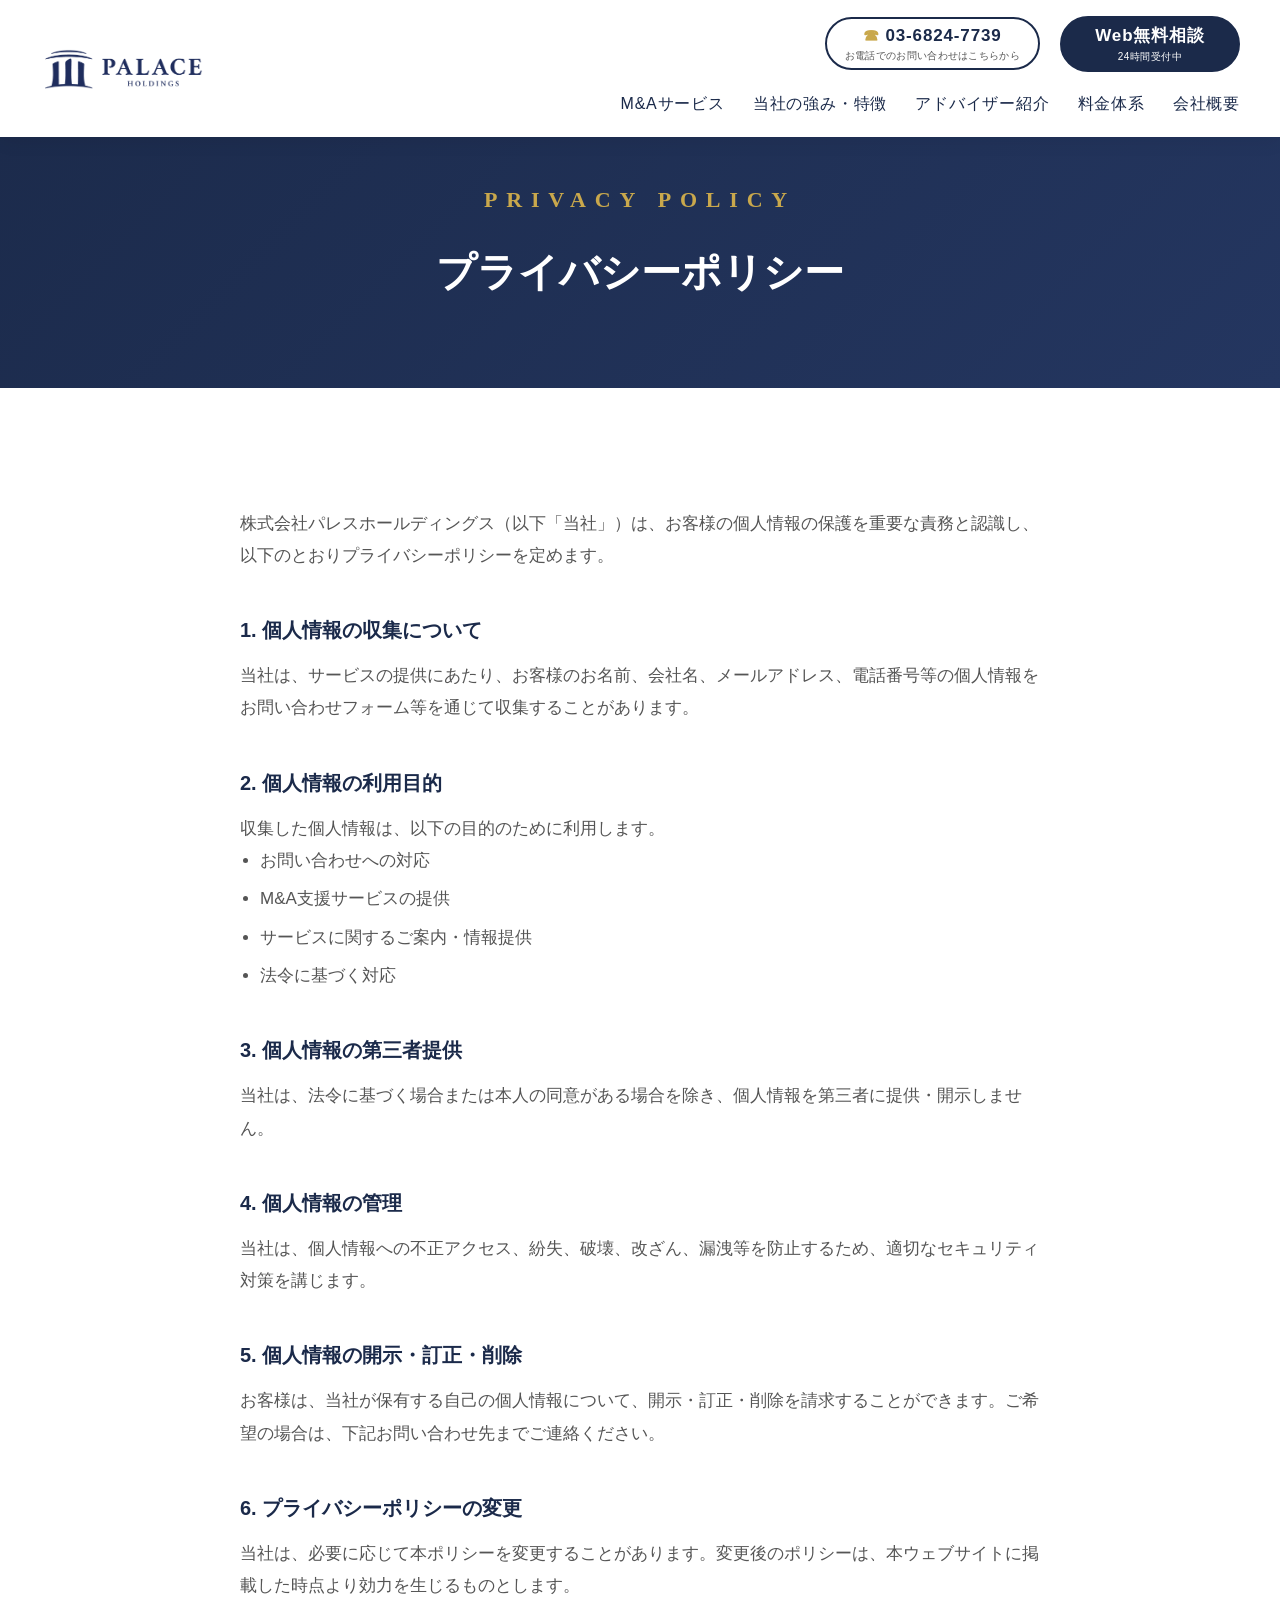
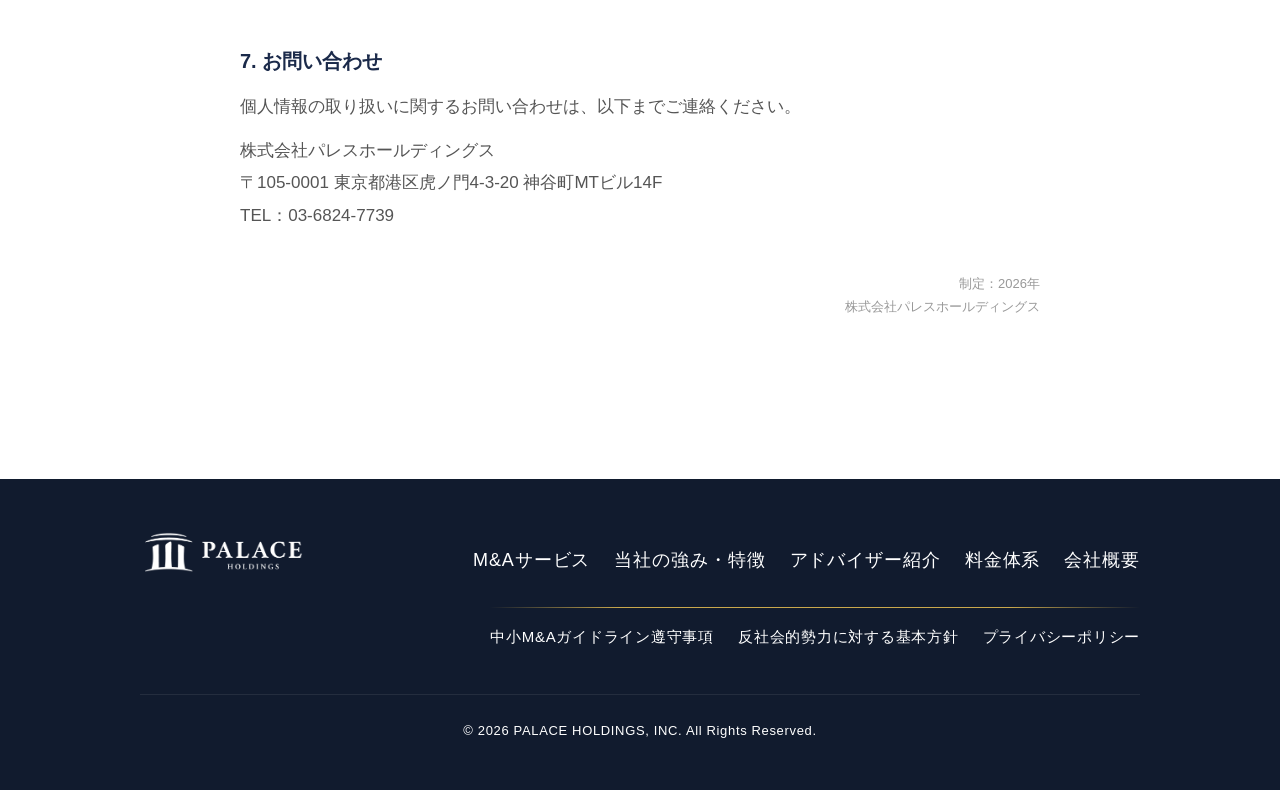
<file: privacy.html>
<!DOCTYPE html>
<html lang="ja">
<head>
  <!-- Google tag (gtag.js) -->
  <script async src="https://www.googletagmanager.com/gtag/js?id=G-W23X70DLMN"></script>
  <script>
    window.dataLayer = window.dataLayer || [];
    function gtag(){dataLayer.push(arguments);}
    gtag('js', new Date());
    gtag('config', 'G-W23X70DLMN');
  </script>
  <meta charset="UTF-8">
  <meta name="viewport" content="width=device-width, initial-scale=1.0">
  <meta http-equiv="Content-Security-Policy" content="default-src 'self'; script-src 'self' 'unsafe-inline' https://www.googletagmanager.com https://www.google-analytics.com; style-src 'self' 'unsafe-inline' https://fonts.googleapis.com; font-src 'self' https://fonts.gstatic.com; img-src 'self' data: https:; frame-src https://www.google.com https://docs.google.com; connect-src 'self' https://www.google-analytics.com https://www.googletagmanager.com https://*.analytics.google.com;">
  <meta http-equiv="X-Content-Type-Options" content="nosniff">
  <meta name="referrer" content="strict-origin-when-cross-origin">
  <title>プライバシーポリシー | 株式会社パレスホールディングス</title>
  <link rel="preconnect" href="https://fonts.googleapis.com">
  <link rel="preconnect" href="https://fonts.gstatic.com" crossorigin>
  <link href="https://fonts.googleapis.com/css2?family=Cormorant+Garamond:wght@400;600;700&family=Noto+Sans+JP:wght@400;500;700&display=swap" rel="stylesheet">
  <link rel="stylesheet" href="css/style.css">
  <link rel="icon" type="image/png" href="assets/images/ico_PALACE_LOGO.png">
  <link rel="apple-touch-icon" href="assets/images/ico_PALACE_LOGO.png">
</head>
<body>

<header>
  <a href="index.html" class="header-logo">
    <img src="assets/images/企業ロゴ_透過_文字ネイビー.png" alt="PALACE HOLDINGS">
  </a>
  <button class="nav-toggle" id="navToggle" aria-label="メニュー"><span></span><span></span><span></span></button>
  <div class="header-right">
    <div class="header-cta">
      <div class="header-tel-block">
        <a href="tel:0368247739" class="header-tel">03-6824-7739</a>
        <span class="header-tel-sub">お電話でのお問い合わせはこちらから</span>
      </div>
      <a href="contact.html" class="header-consult-btn">Web無料相談<span class="header-consult-sub">24時間受付中</span></a>
    </div>
    <nav>
      <ul>
        <li><a href="service.html">M&amp;Aサービス</a></li>
        <li><a href="strengths.html">当社の強み・特徴</a></li>
        <li><a href="advisor.html">アドバイザー紹介</a></li>
        <li><a href="fee.html">料金体系</a></li>
        <li><a href="company.html">会社概要</a></li>
      </ul>
    </nav>
  </div>
</header>

<div class="mobile-nav" id="mobileNav">
  <ul>
    <li><a href="service.html">M&amp;Aサービス</a></li>
    <li><a href="strengths.html">当社の強み・特徴</a></li>
    <li><a href="advisor.html">アドバイザー紹介</a></li>
    <li><a href="fee.html">料金体系</a></li>
    <li><a href="company.html">会社概要</a></li>
  </ul>
  <div class="mobile-nav-cta">
    <a href="contact.html" class="mobile-nav-consult-btn">Web無料相談</a>
  </div>
</div>

<div class="page-hero">
  <span class="page-hero-label">Privacy Policy</span>
  <h1 class="page-hero-title">プライバシーポリシー</h1>
</div>

<section class="section privacy-section">
  <div class="section-inner">
    <div class="privacy-content fade-in">

      <div class="privacy-block">
        <p>株式会社パレスホールディングス（以下「当社」）は、お客様の個人情報の保護を重要な責務と認識し、以下のとおりプライバシーポリシーを定めます。</p>
      </div>

      <div class="privacy-block">
        <h2>1. 個人情報の収集について</h2>
        <p>当社は、サービスの提供にあたり、お客様のお名前、会社名、メールアドレス、電話番号等の個人情報をお問い合わせフォーム等を通じて収集することがあります。</p>
      </div>

      <div class="privacy-block">
        <h2>2. 個人情報の利用目的</h2>
        <p>収集した個人情報は、以下の目的のために利用します。</p>
        <ul>
          <li>お問い合わせへの対応</li>
          <li>M&A支援サービスの提供</li>
          <li>サービスに関するご案内・情報提供</li>
          <li>法令に基づく対応</li>
        </ul>
      </div>

      <div class="privacy-block">
        <h2>3. 個人情報の第三者提供</h2>
        <p>当社は、法令に基づく場合または本人の同意がある場合を除き、個人情報を第三者に提供・開示しません。</p>
      </div>

      <div class="privacy-block">
        <h2>4. 個人情報の管理</h2>
        <p>当社は、個人情報への不正アクセス、紛失、破壊、改ざん、漏洩等を防止するため、適切なセキュリティ対策を講じます。</p>
      </div>

      <div class="privacy-block">
        <h2>5. 個人情報の開示・訂正・削除</h2>
        <p>お客様は、当社が保有する自己の個人情報について、開示・訂正・削除を請求することができます。ご希望の場合は、下記お問い合わせ先までご連絡ください。</p>
      </div>

      <div class="privacy-block">
        <h2>6. プライバシーポリシーの変更</h2>
        <p>当社は、必要に応じて本ポリシーを変更することがあります。変更後のポリシーは、本ウェブサイトに掲載した時点より効力を生じるものとします。</p>
      </div>

      <div class="privacy-block">
        <h2>7. お問い合わせ</h2>
        <p>個人情報の取り扱いに関するお問い合わせは、以下までご連絡ください。</p>
        <p style="margin-top:12px;">
          株式会社パレスホールディングス<br>
          〒105-0001 東京都港区虎ノ門4-3-20 神谷町MTビル14F<br>
          TEL：03-6824-7739
        </p>
      </div>

      <div class="privacy-block" style="text-align:right;color:#999;font-size:13px;">
        制定：2026年<br>
        株式会社パレスホールディングス
      </div>

    </div>
  </div>
</section>

<footer>
  <div class="footer-inner">
    <div class="footer-logo">
      <img src="assets/images/企業ロゴ_透過_文字白.png" alt="PALACE HOLDINGS" style="height:90px;width:auto;">
    </div>
    <nav class="footer-nav footer-nav-main">
      <a href="service.html">M&amp;Aサービス</a>
      <a href="strengths.html">当社の強み・特徴</a>
      <a href="advisor.html">アドバイザー紹介</a>
      <div class="footer-nav-inline">
        <a href="fee.html">料金体系</a>
        <a href="company.html">会社概要</a>
      </div>
    </nav>
    <nav class="footer-nav footer-nav-sub">
      <a href="guideline.html">中小M&amp;Aガイドライン遵守事項</a>
      <a href="antisocial.html">反社会的勢力に対する基本方針</a>
      <a href="privacy.html">プライバシーポリシー</a>
    </nav>
    <div class="footer-copy">© 2026 PALACE HOLDINGS, INC. All Rights Reserved.</div>
  </div>
</footer>

<a href="contact.html" class="mobile-bottom-banner">
  <span class="mbb-icon">&#9993;</span>
  <span class="mbb-text">
    <span class="mbb-sub">秘密厳守・ご相談無料</span>
    <span class="mbb-main">譲渡・譲受のお問い合わせはこちら</span>
  </span>
  <span class="mbb-arrow">&#10132;</span>
</a>

<script>
  document.getElementById("navToggle").addEventListener("click",function(){
    document.getElementById("mobileNav").classList.toggle("open");
  });
  var mbb=document.querySelector(".mobile-bottom-banner");
  if(mbb){window.addEventListener("scroll",function(){mbb.classList.toggle("visible",window.scrollY>200);});}

  // Scroll fade-in
  var fadeEls=document.querySelectorAll(".fade-in");
  if(fadeEls.length){
    var obs=new IntersectionObserver(function(entries){
      entries.forEach(function(e){if(e.isIntersecting){e.target.classList.add("visible");obs.unobserve(e.target);}});
    },{threshold:0.15});
    fadeEls.forEach(function(el){obs.observe(el);});
  }
</script>
</body>
</html>
</file>
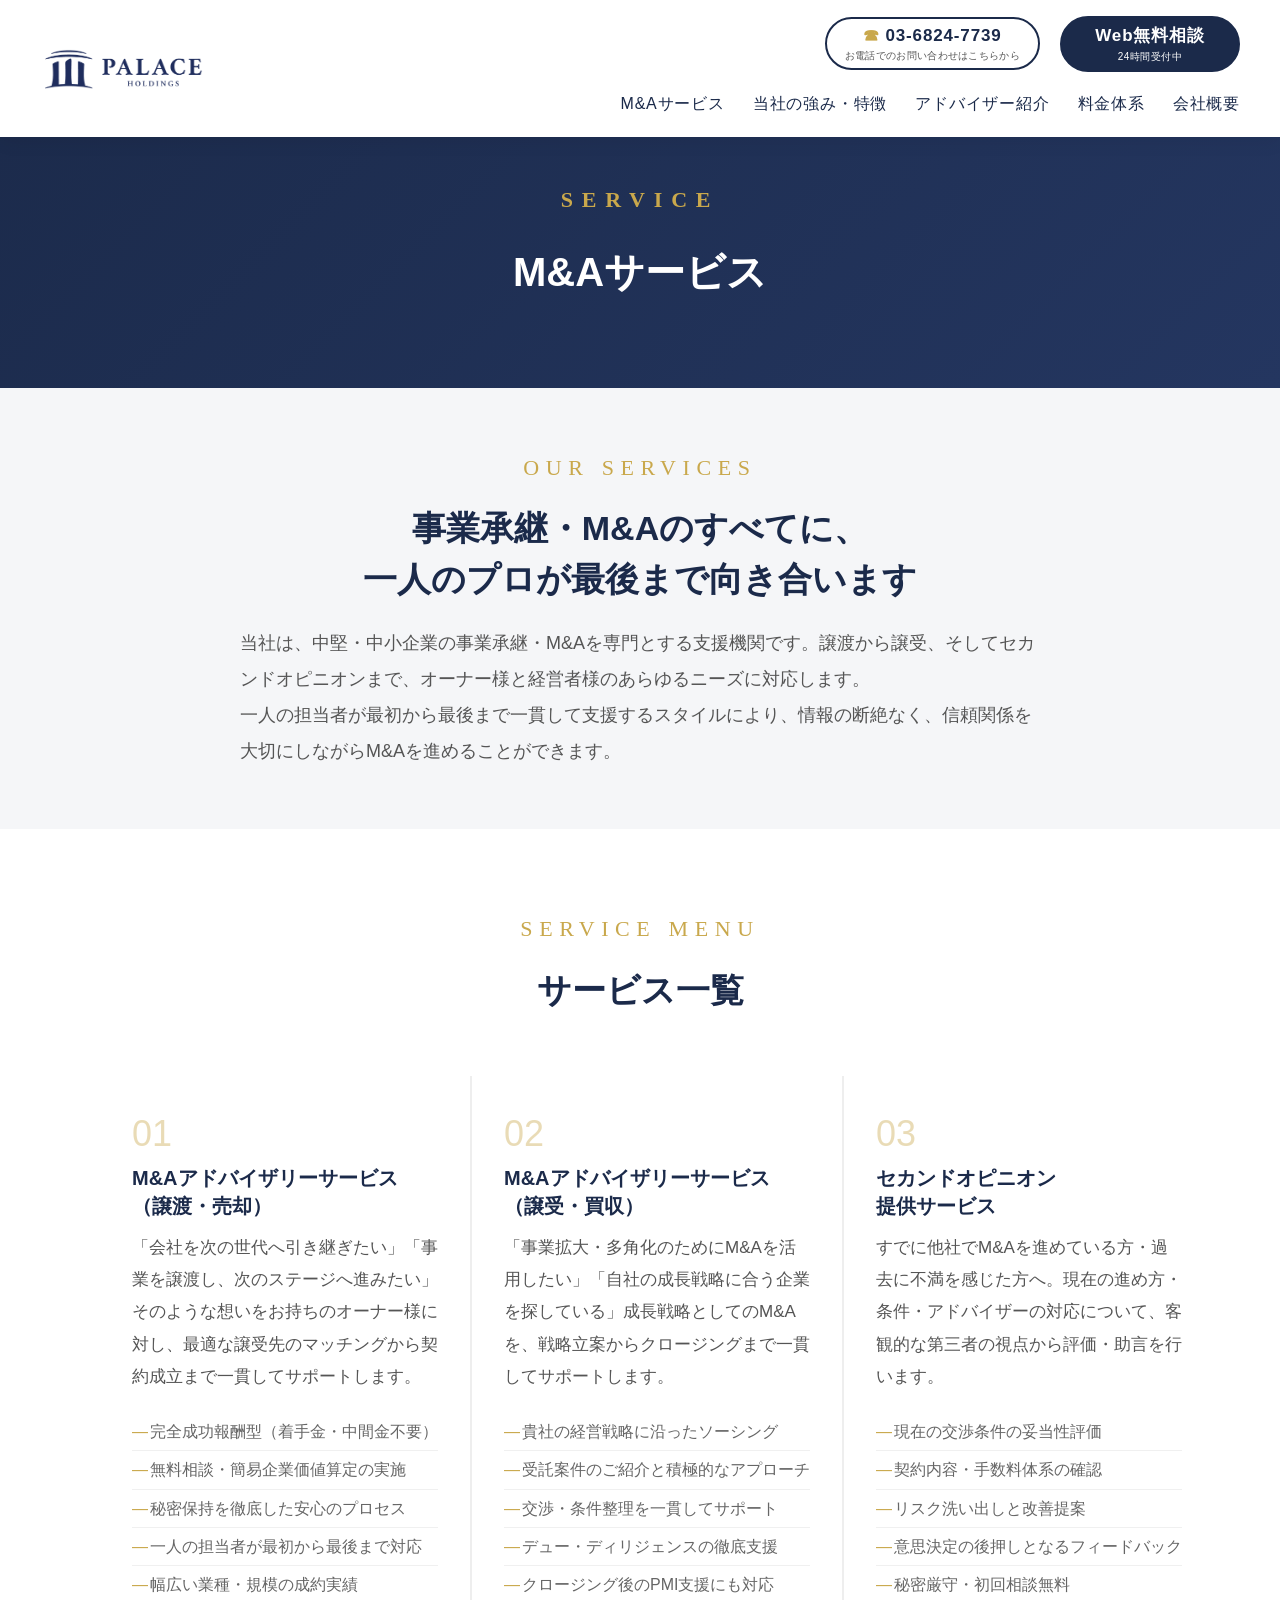
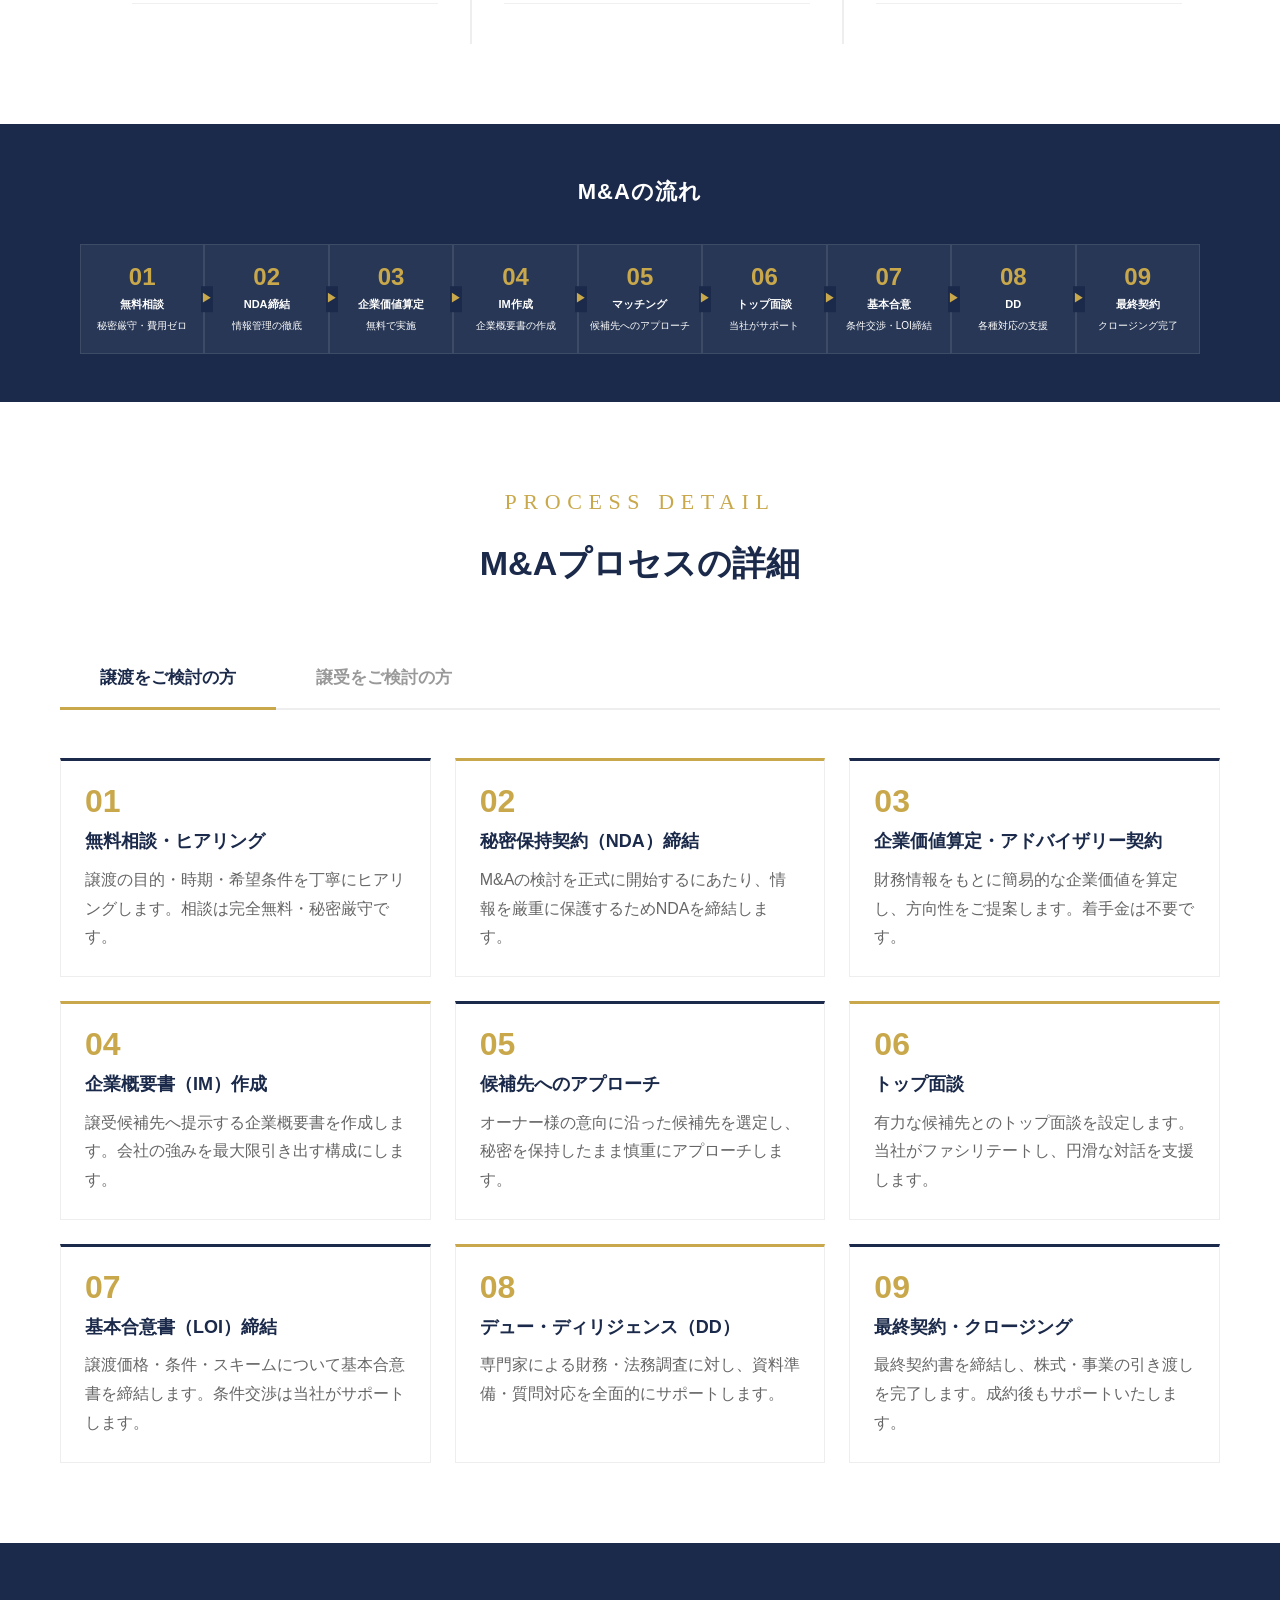
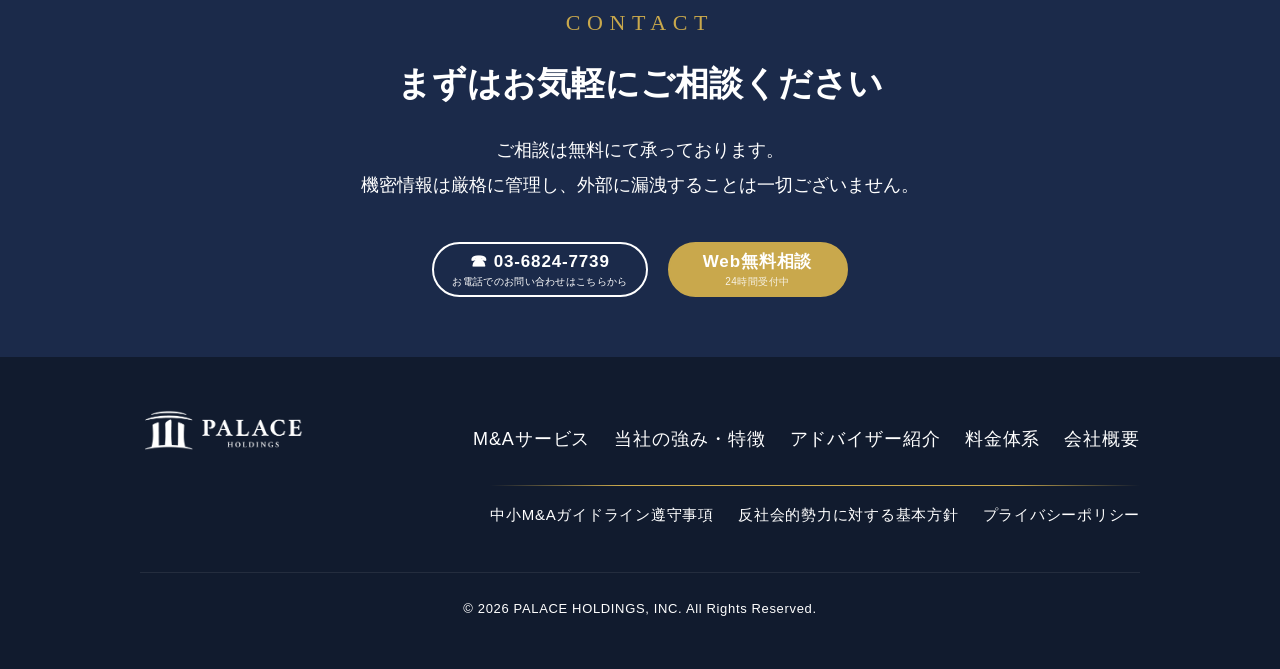
<file: service.html>
<!DOCTYPE html>
<html lang="ja">
<head>
  <!-- Google tag (gtag.js) -->
  <script async src="https://www.googletagmanager.com/gtag/js?id=G-W23X70DLMN"></script>
  <script>
    window.dataLayer = window.dataLayer || [];
    function gtag(){dataLayer.push(arguments);}
    gtag('js', new Date());
    gtag('config', 'G-W23X70DLMN');
  </script>
  <meta charset="UTF-8">
  <meta name="viewport" content="width=device-width, initial-scale=1.0">
  <meta http-equiv="Content-Security-Policy" content="default-src 'self'; script-src 'self' 'unsafe-inline' https://www.googletagmanager.com https://www.google-analytics.com; style-src 'self' 'unsafe-inline' https://fonts.googleapis.com; font-src 'self' https://fonts.gstatic.com; img-src 'self' data: https:; frame-src https://www.google.com https://docs.google.com; connect-src 'self' https://www.google-analytics.com https://www.googletagmanager.com https://*.analytics.google.com;">
  <meta http-equiv="X-Content-Type-Options" content="nosniff">
  <meta name="referrer" content="strict-origin-when-cross-origin">
  <title>M&Aサービス | 株式会社パレスホールディングス</title>
  <link rel="preconnect" href="https://fonts.googleapis.com">
  <link rel="preconnect" href="https://fonts.gstatic.com" crossorigin>
  <link href="https://fonts.googleapis.com/css2?family=Cormorant+Garamond:wght@400;600;700&family=Noto+Sans+JP:wght@400;500;700&display=swap" rel="stylesheet">
  <link rel="stylesheet" href="css/style.css">
  <link rel="icon" type="image/png" href="assets/images/ico_PALACE_LOGO.png">
  <link rel="apple-touch-icon" href="assets/images/ico_PALACE_LOGO.png">
</head>
<body>

<header>
  <a href="index.html" class="header-logo">
    <img src="assets/images/企業ロゴ_透過_文字ネイビー.png" alt="PALACE HOLDINGS">
  </a>
  <button class="nav-toggle" id="navToggle" aria-label="メニュー"><span></span><span></span><span></span></button>
  <div class="header-right">
    <div class="header-cta">
      <div class="header-tel-block">
        <a href="tel:0368247739" class="header-tel">03-6824-7739</a>
        <span class="header-tel-sub">お電話でのお問い合わせはこちらから</span>
      </div>
      <a href="contact.html" class="header-consult-btn">Web無料相談<span class="header-consult-sub">24時間受付中</span></a>
    </div>
    <nav>
      <ul>
        <li><a href="service.html">M&amp;Aサービス</a></li>
        <li><a href="strengths.html">当社の強み・特徴</a></li>
        <li><a href="advisor.html">アドバイザー紹介</a></li>
        <li><a href="fee.html">料金体系</a></li>
        <li><a href="company.html">会社概要</a></li>
      </ul>
    </nav>
  </div>
</header>

<div class="mobile-nav" id="mobileNav">
  <ul>
    <li><a href="service.html">M&amp;Aサービス</a></li>
    <li><a href="strengths.html">当社の強み・特徴</a></li>
    <li><a href="advisor.html">アドバイザー紹介</a></li>
    <li><a href="fee.html">料金体系</a></li>
    <li><a href="company.html">会社概要</a></li>
  </ul>
  <div class="mobile-nav-cta">
    <a href="contact.html" class="mobile-nav-consult-btn">Web無料相談</a>
  </div>
</div>

<div class="page-hero">
  <span class="page-hero-label">Service</span>
  <h1 class="page-hero-title">M&Aサービス</h1>
</div>

<!-- サービス概要 -->
<div class="service-intro fade-in">
  <div class="service-intro-inner">
    <span class="section-label">Our Services</span>
    <h2 class="section-title" style="margin-bottom:20px;">事業承継・M&Aのすべてに、<br>一人のプロが最後まで向き合います</h2>
    <p>当社は、中堅・中小企業の事業承継・M&amp;Aを専門とする支援機関です。譲渡から譲受、そしてセカンドオピニオンまで、オーナー様と経営者様のあらゆるニーズに対応します。<br>一人の担当者が最初から最後まで一貫して支援するスタイルにより、情報の断絶なく、信頼関係を大切にしながらM&amp;Aを進めることができます。</p>
  </div>
</div>

<!-- 3サービス -->
<section class="section" style="background:var(--white);padding-top:80px;padding-bottom:0;">
  <div class="section-inner">
    <div class="section-header center fade-in">
      <span class="section-label">Service Menu</span>
      <h2 class="section-title">サービス一覧</h2>
    </div>
  </div>
</section>

<div style="max-width:1200px;margin:0 auto;padding:0 60px 80px;">
  <div class="service-list">
    <div class="service-item fade-in">
      <div class="service-item-num">01</div>
      <h3 class="service-item-title">M&Aアドバイザリーサービス<br>（譲渡・売却）</h3>
      <p class="service-item-desc">「会社を次の世代へ引き継ぎたい」「事業を譲渡し、次のステージへ進みたい」そのような想いをお持ちのオーナー様に対し、最適な譲受先のマッチングから契約成立まで一貫してサポートします。</p>
      <ul class="service-item-points">
        <li>完全成功報酬型（着手金・中間金不要）</li>
        <li>無料相談・簡易企業価値算定の実施</li>
        <li>秘密保持を徹底した安心のプロセス</li>
        <li>一人の担当者が最初から最後まで対応</li>
        <li>幅広い業種・規模の成約実績</li>
      </ul>
    </div>
    <div class="service-item fade-in">
      <div class="service-item-num">02</div>
      <h3 class="service-item-title">M&Aアドバイザリーサービス<br>（譲受・買収）</h3>
      <p class="service-item-desc">「事業拡大・多角化のためにM&Aを活用したい」「自社の成長戦略に合う企業を探している」成長戦略としてのM&Aを、戦略立案からクロージングまで一貫してサポートします。</p>
      <ul class="service-item-points">
        <li>貴社の経営戦略に沿ったソーシング</li>
        <li>受託案件のご紹介と積極的なアプローチ</li>
        <li>交渉・条件整理を一貫してサポート</li>
        <li>デュー・ディリジェンスの徹底支援</li>
        <li>クロージング後のPMI支援にも対応</li>
      </ul>
    </div>
    <div class="service-item fade-in">
      <div class="service-item-num">03</div>
      <h3 class="service-item-title">セカンドオピニオン<br>提供サービス</h3>
      <p class="service-item-desc">すでに他社でM&Aを進めている方・過去に不満を感じた方へ。現在の進め方・条件・アドバイザーの対応について、客観的な第三者の視点から評価・助言を行います。</p>
      <ul class="service-item-points">
        <li>現在の交渉条件の妥当性評価</li>
        <li>契約内容・手数料体系の確認</li>
        <li>リスク洗い出しと改善提案</li>
        <li>意思決定の後押しとなるフィードバック</li>
        <li>秘密厳守・初回相談無料</li>
      </ul>
    </div>
  </div>
</div>

<!-- M&Aフロー概観（横並び） -->
<div class="flow-overview fade-in">
  <div class="flow-overview-inner">
    <p class="flow-overview-title">M&Aの流れ</p>
    <div class="flow-steps">
      <div class="flow-step">
        <div class="flow-step-num">01</div>
        <div class="flow-step-name">無料相談</div>
        <div class="flow-step-sub">秘密厳守・費用ゼロ</div>
      </div>
      <div class="flow-step">
        <div class="flow-step-num">02</div>
        <div class="flow-step-name">NDA締結</div>
        <div class="flow-step-sub">情報管理の徹底</div>
      </div>
      <div class="flow-step">
        <div class="flow-step-num">03</div>
        <div class="flow-step-name">企業価値算定</div>
        <div class="flow-step-sub">無料で実施</div>
      </div>
      <div class="flow-step">
        <div class="flow-step-num">04</div>
        <div class="flow-step-name">IM作成</div>
        <div class="flow-step-sub">企業概要書の作成</div>
      </div>
      <div class="flow-step">
        <div class="flow-step-num">05</div>
        <div class="flow-step-name">マッチング</div>
        <div class="flow-step-sub">候補先へのアプローチ</div>
      </div>
      <div class="flow-step">
        <div class="flow-step-num">06</div>
        <div class="flow-step-name">トップ面談</div>
        <div class="flow-step-sub">当社がサポート</div>
      </div>
      <div class="flow-step">
        <div class="flow-step-num">07</div>
        <div class="flow-step-name">基本合意</div>
        <div class="flow-step-sub">条件交渉・LOI締結</div>
      </div>
      <div class="flow-step">
        <div class="flow-step-num">08</div>
        <div class="flow-step-name">DD</div>
        <div class="flow-step-sub">各種対応の支援</div>
      </div>
      <div class="flow-step">
        <div class="flow-step-num">09</div>
        <div class="flow-step-name">最終契約</div>
        <div class="flow-step-sub">クロージング完了</div>
      </div>
    </div>
  </div>
</div>

<!-- 詳細フロー -->
<div class="flow-section">
  <div class="flow-section-inner">
    <div class="section-header center fade-in">
      <span class="section-label">Process Detail</span>
      <h2 class="section-title">M&Aプロセスの詳細</h2>
    </div>
    <div class="flow-tabs">
      <div class="flow-tab active" data-tab="sell">譲渡をご検討の方</div>
      <div class="flow-tab" data-tab="buy">譲受をご検討の方</div>
    </div>
    <div class="flow-panel active" id="panel-sell">
      <div class="flow-detail-list">
        <div class="flow-detail-item"><div class="flow-detail-num">01</div><div class="flow-detail-title">無料相談・ヒアリング</div><div class="flow-detail-desc">譲渡の目的・時期・希望条件を丁寧にヒアリングします。相談は完全無料・秘密厳守です。</div></div>
        <div class="flow-detail-item"><div class="flow-detail-num">02</div><div class="flow-detail-title">秘密保持契約（NDA）締結</div><div class="flow-detail-desc">M&Aの検討を正式に開始するにあたり、情報を厳重に保護するためNDAを締結します。</div></div>
        <div class="flow-detail-item"><div class="flow-detail-num">03</div><div class="flow-detail-title">企業価値算定・アドバイザリー契約</div><div class="flow-detail-desc">財務情報をもとに簡易的な企業価値を算定し、方向性をご提案します。着手金は不要です。</div></div>
        <div class="flow-detail-item"><div class="flow-detail-num">04</div><div class="flow-detail-title">企業概要書（IM）作成</div><div class="flow-detail-desc">譲受候補先へ提示する企業概要書を作成します。会社の強みを最大限引き出す構成にします。</div></div>
        <div class="flow-detail-item"><div class="flow-detail-num">05</div><div class="flow-detail-title">候補先へのアプローチ</div><div class="flow-detail-desc">オーナー様の意向に沿った候補先を選定し、秘密を保持したまま慎重にアプローチします。</div></div>
        <div class="flow-detail-item"><div class="flow-detail-num">06</div><div class="flow-detail-title">トップ面談</div><div class="flow-detail-desc">有力な候補先とのトップ面談を設定します。当社がファシリテートし、円滑な対話を支援します。</div></div>
        <div class="flow-detail-item"><div class="flow-detail-num">07</div><div class="flow-detail-title">基本合意書（LOI）締結</div><div class="flow-detail-desc">譲渡価格・条件・スキームについて基本合意書を締結します。条件交渉は当社がサポートします。</div></div>
        <div class="flow-detail-item"><div class="flow-detail-num">08</div><div class="flow-detail-title">デュー・ディリジェンス（DD）</div><div class="flow-detail-desc">専門家による財務・法務調査に対し、資料準備・質問対応を全面的にサポートします。</div></div>
        <div class="flow-detail-item"><div class="flow-detail-num">09</div><div class="flow-detail-title">最終契約・クロージング</div><div class="flow-detail-desc">最終契約書を締結し、株式・事業の引き渡しを完了します。成約後もサポートいたします。</div></div>
      </div>
    </div>
    <div class="flow-panel" id="panel-buy">
      <div class="flow-detail-list">
        <div class="flow-detail-item"><div class="flow-detail-num">01</div><div class="flow-detail-title">無料相談・ニーズヒアリング</div><div class="flow-detail-desc">業種・規模・地域・価格帯などの希望条件を整理し、買収戦略の立案をサポートします。</div></div>
        <div class="flow-detail-item"><div class="flow-detail-num">02</div><div class="flow-detail-title">アドバイザリー契約・NDA締結</div><div class="flow-detail-desc">候補案件の紹介に向けてアドバイザリー契約およびNDAを締結します。</div></div>
        <div class="flow-detail-item"><div class="flow-detail-num">03</div><div class="flow-detail-title">候補案件のご紹介</div><div class="flow-detail-desc">希望条件に合致する譲渡案件をご紹介します。複数案件の並行検討も可能です。</div></div>
        <div class="flow-detail-item"><div class="flow-detail-num">04</div><div class="flow-detail-title">トップ面談</div><div class="flow-detail-desc">関心を持った案件の譲渡企業オーナーとのトップ面談を設定・サポートします。</div></div>
        <div class="flow-detail-item"><div class="flow-detail-num">05</div><div class="flow-detail-title">意向表明・基本合意（LOI）締結</div><div class="flow-detail-desc">譲受の意向を正式に表明し、価格・条件・スキームについて基本合意書を締結します。</div></div>
        <div class="flow-detail-item"><div class="flow-detail-num">06</div><div class="flow-detail-title">デュー・ディリジェンス（DD）</div><div class="flow-detail-desc">専門家を起用し財務・法務等を詳細調査します。DD結果をもとに再交渉も可能です。</div></div>
        <div class="flow-detail-item"><div class="flow-detail-num">07</div><div class="flow-detail-title">最終契約・クロージング</div><div class="flow-detail-desc">最終契約書を締結し、株式・事業の引き渡しを受けます。PMI支援にも対応します。</div></div>
      </div>
    </div>
  </div>
</div>

<section class="cta-section">
  <div class="section-inner">
    <span class="section-label fade-in" style="color:var(--gold);text-align:center;display:block;">Contact</span>
    <h2 class="section-title white fade-in">まずはお気軽にご相談ください</h2>
    <p class="section-lead white fade-in">ご相談は無料にて承っております。<br>機密情報は厳格に管理し、外部に漏洩することは一切ございません。</p>
    <div class="cta-btns fade-in" style="margin-top:40px;">
      <a href="tel:0368247739" class="cta-tel-block">
        <span class="cta-tel-num">☎ 03-6824-7739</span>
        <span>お電話でのお問い合わせはこちらから</span>
      </a>
      <a href="contact.html" class="cta-consult-btn">Web無料相談<span class="cta-consult-sub">24時間受付中</span></a>
    </div>
  </div>
</section>

<footer>
  <div class="footer-inner">
    <div class="footer-logo">
      <img src="assets/images/企業ロゴ_透過_文字白.png" alt="PALACE HOLDINGS" style="height:90px;width:auto;">
    </div>
    <nav class="footer-nav footer-nav-main">
      <a href="service.html">M&amp;Aサービス</a>
      <a href="strengths.html">当社の強み・特徴</a>
      <a href="advisor.html">アドバイザー紹介</a>
      <div class="footer-nav-inline">
        <a href="fee.html">料金体系</a>
        <a href="company.html">会社概要</a>
      </div>
    </nav>
    <nav class="footer-nav footer-nav-sub">
      <a href="guideline.html">中小M&amp;Aガイドライン遵守事項</a>
      <a href="antisocial.html">反社会的勢力に対する基本方針</a>
      <a href="privacy.html">プライバシーポリシー</a>
    </nav>
    <div class="footer-copy">© 2026 PALACE HOLDINGS, INC. All Rights Reserved.</div>
  </div>
</footer>

<a href="contact.html" class="mobile-bottom-banner">
  <span class="mbb-icon">&#9993;</span>
  <span class="mbb-text">
    <span class="mbb-sub">秘密厳守・ご相談無料</span>
    <span class="mbb-main">譲渡・譲受のお問い合わせはこちら</span>
  </span>
  <span class="mbb-arrow">&#10132;</span>
</a>

<script>
  document.getElementById("navToggle").addEventListener("click",function(){
    document.getElementById("mobileNav").classList.toggle("open");
  });
  document.querySelectorAll(".flow-tab").forEach(function(tab){
    tab.addEventListener("click",function(){
      document.querySelectorAll(".flow-tab").forEach(function(t){t.classList.remove("active");});
      document.querySelectorAll(".flow-panel").forEach(function(p){p.classList.remove("active");});
      tab.classList.add("active");
      document.getElementById("panel-"+tab.dataset.tab).classList.add("active");
    });
  });
  var mbb=document.querySelector(".mobile-bottom-banner");
  if(mbb){window.addEventListener("scroll",function(){mbb.classList.toggle("visible",window.scrollY>200);});}

  // Scroll fade-in
  var fadeEls=document.querySelectorAll(".fade-in");
  if(fadeEls.length){
    var obs=new IntersectionObserver(function(entries){
      entries.forEach(function(e){if(e.isIntersecting){e.target.classList.add("visible");obs.unobserve(e.target);}});
    },{threshold:0.15});
    fadeEls.forEach(function(el){obs.observe(el);});
  }
</script>
</body>
</html>
</file>
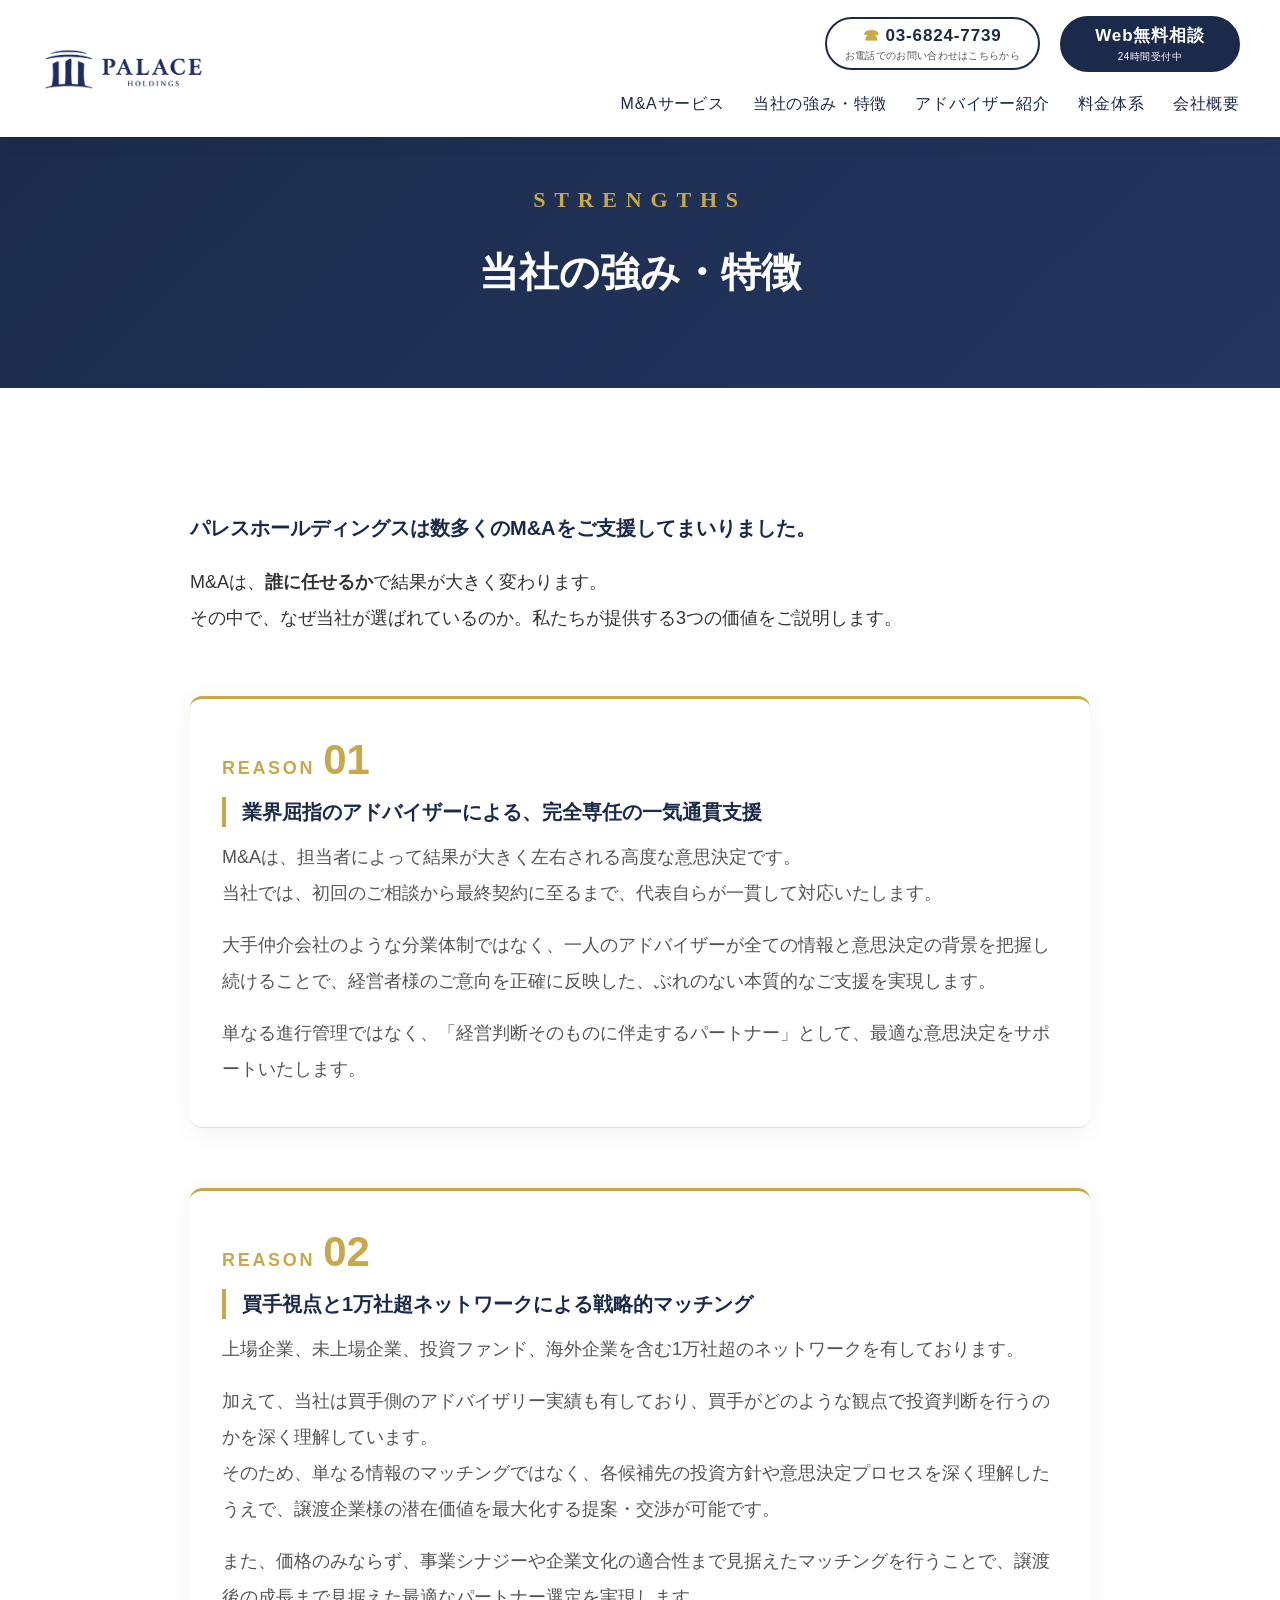
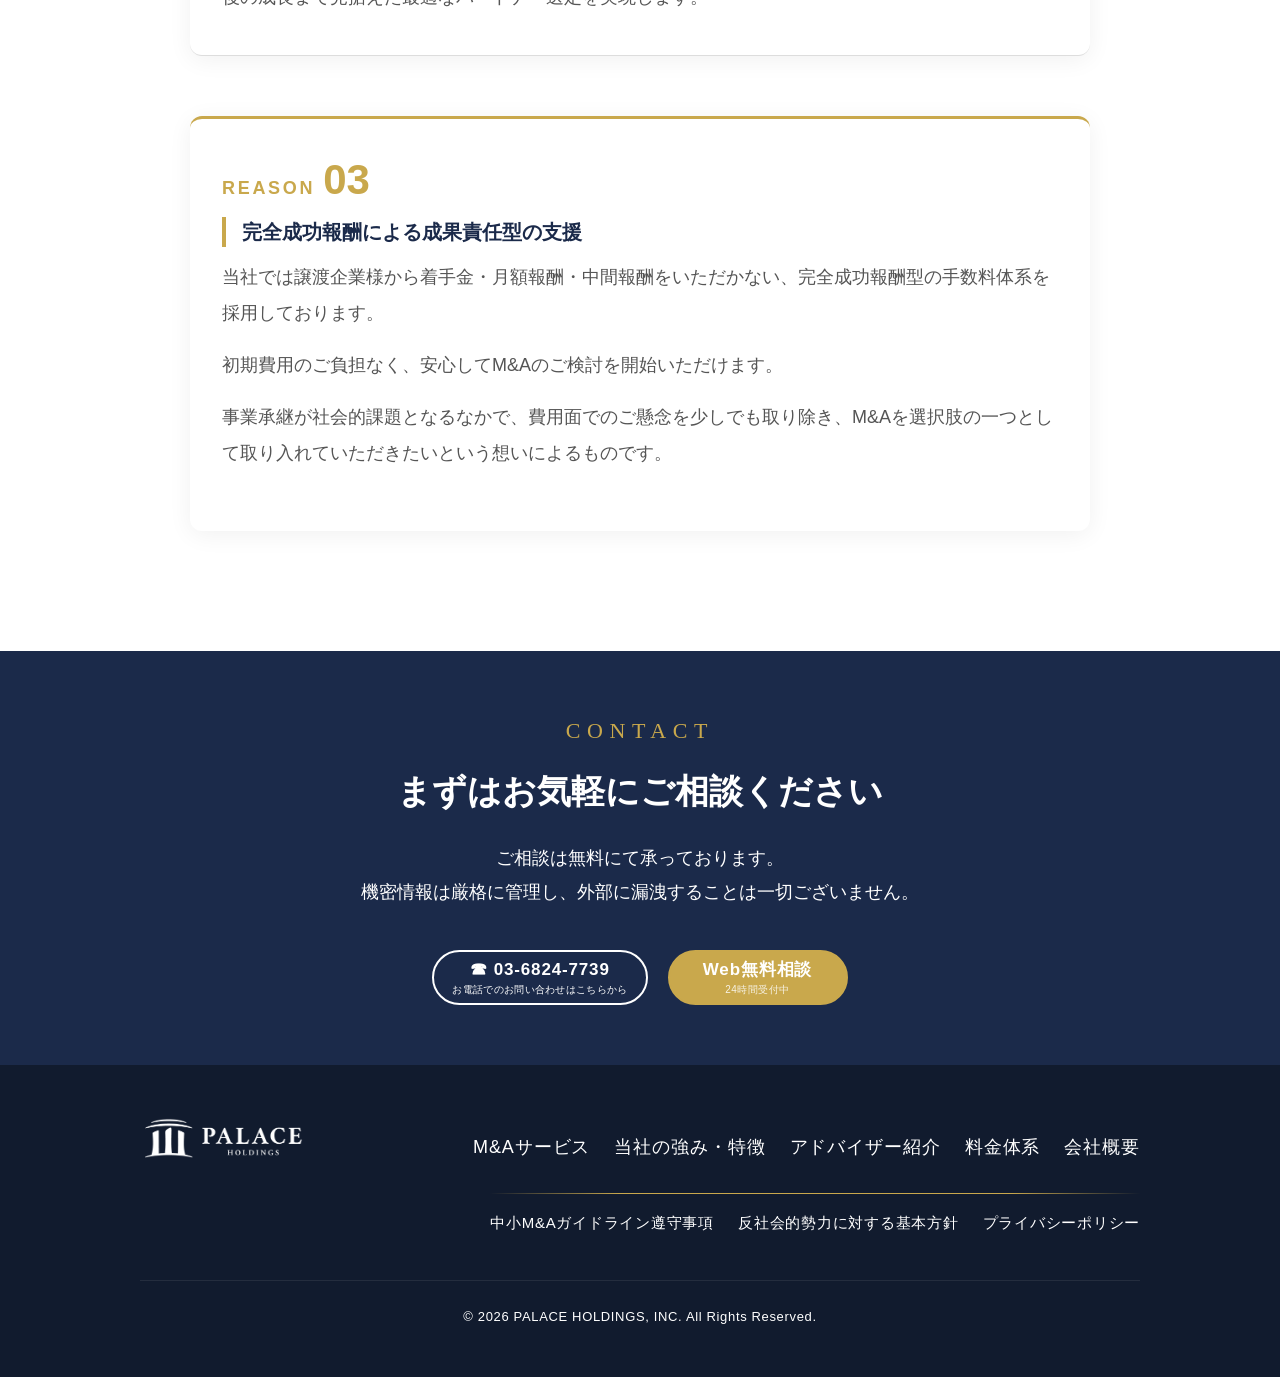
<file: strengths.html>
<!DOCTYPE html>
<html lang="ja">
<head>
  <!-- Google tag (gtag.js) -->
  <script async src="https://www.googletagmanager.com/gtag/js?id=G-W23X70DLMN"></script>
  <script>
    window.dataLayer = window.dataLayer || [];
    function gtag(){dataLayer.push(arguments);}
    gtag('js', new Date());
    gtag('config', 'G-W23X70DLMN');
  </script>
  <meta charset="UTF-8">
  <meta name="viewport" content="width=device-width, initial-scale=1.0">
  <meta http-equiv="Content-Security-Policy" content="default-src 'self'; script-src 'self' 'unsafe-inline' https://www.googletagmanager.com https://www.google-analytics.com; style-src 'self' 'unsafe-inline' https://fonts.googleapis.com; font-src 'self' https://fonts.gstatic.com; img-src 'self' data: https:; frame-src https://www.google.com https://docs.google.com; connect-src 'self' https://www.google-analytics.com https://www.googletagmanager.com https://*.analytics.google.com;">
  <meta http-equiv="X-Content-Type-Options" content="nosniff">
  <meta name="referrer" content="strict-origin-when-cross-origin">
  <title>当社の強み・特徴 | 株式会社パレスホールディングス</title>
  <link rel="preconnect" href="https://fonts.googleapis.com">
  <link rel="preconnect" href="https://fonts.gstatic.com" crossorigin>
  <link href="https://fonts.googleapis.com/css2?family=Cormorant+Garamond:wght@400;600;700&family=Noto+Sans+JP:wght@400;500;700&display=swap" rel="stylesheet">
  <link rel="stylesheet" href="css/style.css">
  <link rel="icon" type="image/png" href="assets/images/ico_PALACE_LOGO.png">
  <link rel="apple-touch-icon" href="assets/images/ico_PALACE_LOGO.png">
</head>
<body>

<header>
  <a href="index.html" class="header-logo">
    <img src="assets/images/企業ロゴ_透過_文字ネイビー.png" alt="PALACE HOLDINGS">
  </a>
  <button class="nav-toggle" id="navToggle" aria-label="メニュー"><span></span><span></span><span></span></button>
  <div class="header-right">
    <div class="header-cta">
      <div class="header-tel-block">
        <a href="tel:0368247739" class="header-tel">03-6824-7739</a>
        <span class="header-tel-sub">お電話でのお問い合わせはこちらから</span>
      </div>
      <a href="contact.html" class="header-consult-btn">Web無料相談<span class="header-consult-sub">24時間受付中</span></a>
    </div>
    <nav>
      <ul>
        <li><a href="service.html">M&amp;Aサービス</a></li>
        <li><a href="strengths.html">当社の強み・特徴</a></li>
        <li><a href="advisor.html">アドバイザー紹介</a></li>
        <li><a href="fee.html">料金体系</a></li>
        <li><a href="company.html">会社概要</a></li>
      </ul>
    </nav>
  </div>
</header>

<div class="mobile-nav" id="mobileNav">
  <ul>
    <li><a href="service.html">M&amp;Aサービス</a></li>
    <li><a href="strengths.html">当社の強み・特徴</a></li>
    <li><a href="advisor.html">アドバイザー紹介</a></li>
    <li><a href="fee.html">料金体系</a></li>
    <li><a href="company.html">会社概要</a></li>
  </ul>
  <div class="mobile-nav-cta">
    <a href="contact.html" class="mobile-nav-consult-btn">Web無料相談</a>
  </div>
</div>

<div class="page-hero">
  <span class="page-hero-label">Strengths</span>
  <h1 class="page-hero-title">当社の強み・特徴</h1>
</div>

<section class="section" style="background:var(--white);">
  <div class="section-inner" style="max-width:900px;">

    <p class="strengths-lead fade-in">パレスホールディングスは数多くのM&amp;Aをご支援してまいりました。</p>
    <p class="strengths-lead-sub fade-in">M&amp;Aは、<strong>誰に任せるか</strong>で結果が大きく変わります。<br>その中で、なぜ当社が選ばれているのか。私たちが提供する3つの価値をご説明します。</p>

    <div class="strength-item fade-in">
      <div class="strength-num"><span class="strength-num-label">Reason</span>01</div>
      <h3 class="strength-title">業界屈指のアドバイザーによる、完全専任の一気通貫支援</h3>
      <div class="strength-body">
        <p>M&amp;Aは、担当者によって結果が大きく左右される高度な意思決定です。<br>当社では、初回のご相談から最終契約に至るまで、代表自らが一貫して対応いたします。</p>
        <p>大手仲介会社のような分業体制ではなく、一人のアドバイザーが全ての情報と意思決定の背景を把握し続けることで、経営者様のご意向を正確に反映した、ぶれのない本質的なご支援を実現します。</p>
        <p>単なる進行管理ではなく、「経営判断そのものに伴走するパートナー」として、最適な意思決定をサポートいたします。</p>
      </div>
    </div>

    <div class="strength-item fade-in">
      <div class="strength-num"><span class="strength-num-label">Reason</span>02</div>
      <h3 class="strength-title">買手視点と1万社超ネットワークによる戦略的マッチング</h3>
      <div class="strength-body">
        <p>上場企業、未上場企業、投資ファンド、海外企業を含む1万社超のネットワークを有しております。</p>
        <p>加えて、当社は買手側のアドバイザリー実績も有しており、買手がどのような観点で投資判断を行うのかを深く理解しています。<br>そのため、単なる情報のマッチングではなく、各候補先の投資方針や意思決定プロセスを深く理解したうえで、譲渡企業様の潜在価値を最大化する提案・交渉が可能です。</p>
        <p>また、価格のみならず、事業シナジーや企業文化の適合性まで見据えたマッチングを行うことで、譲渡後の成長まで見据えた最適なパートナー選定を実現します。</p>
      </div>
    </div>

    <div class="strength-item fade-in">
      <div class="strength-num"><span class="strength-num-label">Reason</span>03</div>
      <h3 class="strength-title">完全成功報酬による成果責任型の支援</h3>
      <div class="strength-body">
        <p>当社では譲渡企業様から着手金・月額報酬・中間報酬をいただかない、完全成功報酬型の手数料体系を採用しております。</p>
        <p>初期費用のご負担なく、安心してM&amp;Aのご検討を開始いただけます。</p>
        <p>事業承継が社会的課題となるなかで、費用面でのご懸念を少しでも取り除き、M&amp;Aを選択肢の一つとして取り入れていただきたいという想いによるものです。</p>
      </div>
    </div>

  </div>
</section>

<section class="cta-section">
  <div class="section-inner">
    <span class="section-label fade-in" style="color:var(--gold);text-align:center;display:block;">Contact</span>
    <h2 class="section-title white fade-in">まずはお気軽にご相談ください</h2>
    <p class="section-lead white fade-in">ご相談は無料にて承っております。<br>機密情報は厳格に管理し、外部に漏洩することは一切ございません。</p>
    <div class="cta-btns fade-in" style="margin-top:40px;">
      <a href="tel:0368247739" class="cta-tel-block">
        <span class="cta-tel-num">☎ 03-6824-7739</span>
        <span>お電話でのお問い合わせはこちらから</span>
      </a>
      <a href="contact.html" class="cta-consult-btn">Web無料相談<span class="cta-consult-sub">24時間受付中</span></a>
    </div>
  </div>
</section>

<footer>
  <div class="footer-inner">
    <div class="footer-logo">
      <img src="assets/images/企業ロゴ_透過_文字白.png" alt="PALACE HOLDINGS" style="height:90px;width:auto;">
    </div>
    <nav class="footer-nav footer-nav-main">
      <a href="service.html">M&amp;Aサービス</a>
      <a href="strengths.html">当社の強み・特徴</a>
      <a href="advisor.html">アドバイザー紹介</a>
      <div class="footer-nav-inline">
        <a href="fee.html">料金体系</a>
        <a href="company.html">会社概要</a>
      </div>
    </nav>
    <nav class="footer-nav footer-nav-sub">
      <a href="guideline.html">中小M&amp;Aガイドライン遵守事項</a>
      <a href="antisocial.html">反社会的勢力に対する基本方針</a>
      <a href="privacy.html">プライバシーポリシー</a>
    </nav>
    <div class="footer-copy">© 2026 PALACE HOLDINGS, INC. All Rights Reserved.</div>
  </div>
</footer>

<a href="contact.html" class="mobile-bottom-banner">
  <span class="mbb-icon">&#9993;</span>
  <span class="mbb-text">
    <span class="mbb-sub">秘密厳守・ご相談無料</span>
    <span class="mbb-main">譲渡・譲受のお問い合わせはこちら</span>
  </span>
  <span class="mbb-arrow">&#10132;</span>
</a>

<script>
  document.getElementById("navToggle").addEventListener("click",function(){
    document.getElementById("mobileNav").classList.toggle("open");
  });
  var mbb=document.querySelector(".mobile-bottom-banner");
  if(mbb){window.addEventListener("scroll",function(){mbb.classList.toggle("visible",window.scrollY>200);});}

  // Scroll fade-in
  var fadeEls=document.querySelectorAll(".fade-in");
  if(fadeEls.length){
    var obs=new IntersectionObserver(function(entries){
      entries.forEach(function(e){if(e.isIntersecting){e.target.classList.add("visible");obs.unobserve(e.target);}});
    },{threshold:0.15});
    fadeEls.forEach(function(el){obs.observe(el);});
  }
</script>
</body>
</html>
</file>
<file: css/style.css>
/* ===== RESET & BASE ===== */
*, *::before, *::after { box-sizing: border-box; margin: 0; padding: 0; }

/* ===== RESPONSIVE HELPERS ===== */
.sp-only { display: none; }
.pc-only { display: inline; }
@media (max-width: 900px) {
  .sp-only { display: inline; }
  .pc-only { display: none; }
}

/* ===== HOVER ZOOM IMAGE ===== */
.zoom-img {
  overflow: hidden;
  display: block;
}
.zoom-img img {
  transition: transform 0.6s cubic-bezier(0.2, 0.8, 0.2, 1);
  display: block;
  width: 100%;
}
.zoom-img:hover img {
  transform: scale(1.08);
}


/* ===== SCROLL FADE-IN ===== */
.fade-in {
  opacity: 0;
  transform: translateY(30px);
  transition: opacity 0.8s ease, transform 0.8s ease;
}
.fade-in.visible {
  opacity: 1;
  transform: translateY(0);
}
.fade-in-delay-1 { transition-delay: 0.15s; }
.fade-in-delay-2 { transition-delay: 0.3s; }
.fade-in-delay-3 { transition-delay: 0.45s; }

:root {
  --navy: #1B2A4A;
  --navy-light: #243660;
  --gold: #C9A84C;
  --gold-light: #e0c070;
  --white: #FFFFFF;
  --gray-light: #F5F6F8;
  --gray: #888;
  --text: #333;
  --font-ja: 'Noto Sans JP', 'Hiragino Kaku Gothic ProN', sans-serif;
  --font-en: 'Cormorant Garamond', 'Georgia', serif;
  --font-num: 'Arial', 'Helvetica Neue', sans-serif;
}

html { scroll-behavior: smooth; }

body {
  font-family: var(--font-ja);
  color: var(--text);
  line-height: 1.8;
  font-size: 22px;
}

img { max-width: 100%; display: block; }
a { text-decoration: none; color: inherit; }
ul { list-style: none; }

/* ===== TYPOGRAPHY ===== */
.en { font-family: var(--font-en); }
.section-label {
  font-family: var(--font-en);
  font-size: 22px;
  font-weight: 400;
  letter-spacing: 0.3em;
  color: var(--gold);
  text-transform: uppercase;
  display: block;
  margin-bottom: 16px;
}
.section-title {
  font-size: 34px;
  font-weight: 700;
  color: var(--navy);
  line-height: 1.5;
  margin-bottom: 24px;
}
.section-title.white { color: var(--white); }
.section-lead {
  font-size: 18px;
  color: #555;
  line-height: 1.9;
  max-width: 600px;
}
.section-lead.white { color: var(--white); }

/* ===== BUTTON ===== */
.btn {
  display: inline-block;
  padding: 18px 48px;
  font-size: 17px;
  font-weight: 700;
  letter-spacing: 0.1em;
  border: 1px solid transparent;
  border-radius: 60px;
  cursor: pointer;
  transition: transform 0.3s ease, box-shadow 0.3s ease, background 0.3s ease, color 0.3s ease, border-color 0.3s ease;
  font-family: var(--font-ja);
}
.btn:hover {
  transform: scale(1.04);
  box-shadow: 0 10px 28px rgba(0,0,0,0.22);
}

/* 全ボタン共通の hover 拡大効果 */
.header-tel-block,
.header-consult-btn,
.cta-tel-block,
.cta-consult-btn {
  transition: transform 0.3s ease, box-shadow 0.3s ease, background 0.3s ease, border-color 0.3s ease, color 0.3s ease;
}
.header-tel-block:hover,
.header-consult-btn:hover,
.cta-tel-block:hover,
.cta-consult-btn:hover {
  transform: scale(1.04);
  box-shadow: 0 10px 28px rgba(0,0,0,0.22);
}
.btn-gold {
  background: var(--gold);
  color: var(--white);
  border-color: var(--gold);
}
.btn-gold:hover {
  background: var(--gold-light);
  border-color: var(--gold-light);
}
.btn-outline-white {
  background: transparent;
  color: var(--white);
  border-color: var(--white);
}
.btn-outline-white:hover {
  background: var(--white);
  color: var(--navy);
}
.btn-outline-navy {
  background: transparent;
  color: var(--navy);
  border-color: var(--navy);
}
.btn-outline-navy:hover {
  background: var(--navy);
  color: var(--white);
}

/* ===== HEADER ===== */
header {
  position: fixed;
  top: 0; left: 0; right: 0;
  z-index: 100;
  background: var(--white);
  display: flex;
  align-items: center;
  padding: 0 40px;
  justify-content: space-between;
  box-shadow: 0 2px 20px rgba(0,0,0,0.08);
  min-height: 60px;
}
.header-logo {
  display: flex;
  align-items: center;
  flex-shrink: 0;
}
.header-logo img {
  height: 50px;
  width: auto;
  display: block;
}
/* 右側ブロック（ナビ＋CTA）*/
.header-right {
  display: flex;
  flex-direction: column;
  align-items: flex-end;
  gap: 10px;
  padding: 16px 0;
}
nav ul {
  display: flex;
  gap: 28px;
  align-items: center;
}
nav ul li a {
  color: var(--navy);
  font-size: 16px;
  font-weight: 500;
  letter-spacing: 0.05em;
  transition: color 0.2s;
  white-space: nowrap;
}
nav ul li a:hover { color: var(--gold); }
/* ヘッダー CTAブロック */
.header-cta {
  display: flex;
  align-items: center;
  gap: 20px;
}
.header-tel-block {
  text-align: center;
  line-height: 1.3;
  border: 2px solid var(--navy);
  border-radius: 60px;
  padding: 6px 18px;
  display: flex;
  flex-direction: column;
  align-items: center;
  justify-content: center;
  min-height: 44px;
  min-width: 180px;
  transition: all 0.4s ease;
}
.header-tel {
  font-family: var(--font-ja);
  font-size: 17px;
  color: var(--navy);
  font-weight: 700;
  letter-spacing: 0.05em;
  display: block;
}
.header-tel::before { content: '☎ '; color: var(--gold); font-size: 16px; }
.header-tel:hover { color: var(--gold); }
.header-tel-sub {
  display: block;
  font-size: 10px;
  color: #555;
  margin-top: 2px;
  letter-spacing: 0.03em;
  white-space: nowrap;
}
.header-consult-btn {
  background: var(--navy);
  color: var(--white);
  padding: 6px 18px;
  font-size: 17px;
  font-weight: 700;
  letter-spacing: 0.05em;
  transition: all 0.4s ease;
  display: flex;
  flex-direction: column;
  align-items: center;
  justify-content: center;
  text-align: center;
  border: 2px solid var(--navy);
  border-radius: 60px;
  line-height: 1.4;
  min-height: 44px;
  min-width: 180px;
}
.header-consult-btn:hover { background: var(--gold); border-color: var(--gold); }
.header-consult-sub {
  display: block;
  font-size: 10px;
  font-weight: 400;
  letter-spacing: 0.05em;
  color: var(--white);
  margin-top: 2px;
}

/* ===== HERO ===== */
.hero {
  min-height: 100vh;
  display: flex;
  align-items: center;
  position: relative;
  overflow: hidden;
  padding-top: 120px;
  background: #0E1626;
  color: var(--white);
}
.hero::before {
  content: '';
  position: absolute;
  top: 0; left: 0; right: 0; bottom: 0;
  background: url('../assets/images/handshake-cityscape.jpg') center 30% / cover no-repeat;
  filter: saturate(0.45) contrast(1.05) brightness(0.78) hue-rotate(-15deg);
  animation: heroKenBurns 20s ease-out infinite alternate;
  transition: transform 0.8s ease, filter 0.8s ease;
  z-index: 0;
}
.hero:hover::before {
  transform: scale(1.05);
}
.hero::after {
  content: '';
  position: absolute;
  top: 0; left: 0; right: 0; bottom: 0;
  background:
    linear-gradient(180deg, rgba(14,22,38,0.55) 0%, rgba(14,22,38,0.20) 40%, rgba(14,22,38,0.85) 100%),
    linear-gradient(90deg, rgba(14,22,38,0.88) 0%, rgba(14,22,38,0.45) 45%, rgba(14,22,38,0.05) 75%);
  z-index: 0;
}
@keyframes heroKenBurns {
  from { transform: scale(1.0); }
  to { transform: scale(1.08); }
}

/* Gold corner frame */
.hero-frame-border { position: absolute; inset: 32px; border: 1px solid rgba(201,168,76,0.35); pointer-events: none; z-index: 2; }
.hero-frame-corner { position: absolute; width: 24px; height: 24px; border: 2px solid var(--gold); z-index: 2; pointer-events: none; }
.hero-frame-corner.tl { top: 32px; left: 32px; border-right: 0; border-bottom: 0; }
.hero-frame-corner.tr { top: 32px; right: 32px; border-left: 0; border-bottom: 0; }
.hero-frame-corner.bl { bottom: 32px; left: 32px; border-right: 0; border-top: 0; }
.hero-frame-corner.br { bottom: 32px; right: 32px; border-left: 0; border-top: 0; }

.hero-inner {
  max-width: 1400px;
  margin: 0 auto;
  padding: 80px 100px;
  width: 100%;
  position: relative;
  z-index: 3;
}
.hero-content { max-width: 1000px; }
.hero-title {
  font-size: clamp(32px, 3.2vw, 46px);
  font-weight: 700;
  color: var(--white);
  line-height: 1.45;
  margin-bottom: 32px;
  letter-spacing: 0.02em;
  opacity: 0;
  animation: heroSlideUp 1.2s cubic-bezier(0.2, 0.8, 0.2, 1) 0.4s forwards;
}
.hero-title span { color: var(--gold); position: relative; }
.hero-title span::after { content: ''; position: absolute; left: 0; right: 0; bottom: -6px; height: 2px; background: linear-gradient(to right, var(--gold), transparent); }
@keyframes heroSlideUp {
  from { opacity: 0; transform: translateY(40px); }
  to { opacity: 1; transform: translateY(0); }
}
.hero-desc {
  color: rgba(255,255,255,0.92);
  font-size: 16px;
  line-height: 2.0;
  margin-bottom: 44px;
  max-width: 860px;
  text-shadow: 0 1px 20px rgba(0,0,0,0.4);
  opacity: 0;
  animation: heroSlideUp 1.2s cubic-bezier(0.2, 0.8, 0.2, 1) 0.8s forwards;
}
.hero-btns {
  display: flex;
  gap: 16px;
  flex-wrap: wrap;
  opacity: 0;
  animation: heroSlideUp 1.2s cubic-bezier(0.2, 0.8, 0.2, 1) 1.2s forwards;
}
.btn-cta-hero {
  background: var(--navy);
  color: var(--white);
  border-color: var(--navy);
  font-size: 20px;
  padding: 20px 48px;
  letter-spacing: 0.08em;
  width: 100%;
  text-align: center;
  max-width: 560px;
}
.btn-cta-hero:hover { background: var(--navy-light); border-color: var(--navy-light); }
/* ===== SECTION BASE ===== */
.section { padding: 120px 60px; }
.section-inner { max-width: 1200px; margin: 0 auto; }
.section-header { margin-bottom: 60px; }
.section-header.center { text-align: center; }
.section-header.center .section-lead { margin: 0 auto; }

/* ===== SERVICE ===== */
.service-section { background: var(--white); }
.service-grid {
  display: grid;
  grid-template-columns: 1fr 1fr;
  gap: 32px;
}
.service-card {
  background: var(--navy);
  padding: 48px 40px;
  border-radius: 12px;
  position: relative;
  overflow: hidden;
  transition: transform 0.4s ease, box-shadow 0.4s ease;
}
.service-card:hover { transform: translateY(-6px); box-shadow: 0 12px 40px rgba(0,0,0,0.15); }
.service-card::before {
  content: '';
  position: absolute;
  bottom: 0; right: 0;
  width: 120px; height: 120px;
  background: rgba(201, 168, 76, 0.08);
  border-radius: 50%;
  transform: translate(30%, 30%);
}
.service-card-num {
  font-family: var(--font-num);
  font-size: 48px;
  color: var(--gold);
  font-weight: 700;
  line-height: 1;
  margin-bottom: 16px;
}
.service-card-tag {
  display: inline-block;
  background: var(--gold);
  color: var(--white);
  font-size: 14px;
  letter-spacing: 0.15em;
  padding: 5px 16px;
  border-radius: 4px;
  margin-bottom: 20px;
}
.service-card-title {
  font-size: 28px;
  font-weight: 700;
  color: var(--white);
  margin-bottom: 12px;
}
.service-card-sub {
  font-size: 14px;
  color: var(--white);
  margin-bottom: 24px;
  line-height: 1.8;
}
.service-card-link {
  display: inline-flex;
  align-items: center;
  gap: 8px;
  color: var(--gold);
  font-size: 16px;
  font-weight: 700;
  letter-spacing: 0.1em;
  transition: gap 0.2s;
}
.service-card-link:hover { gap: 14px; }
.service-card-link::after { content: '→'; }

/* ===== STRENGTHS ===== */
.strengths-section { background: var(--gray-light); }
.strengths-lead { font-size: 20px; font-weight: 700; color: var(--navy); line-height: 2; margin-bottom: 16px; }
.strengths-lead-sub { font-size: 18px; color: var(--text); line-height: 2; margin-bottom: 60px; }
.strength-item { margin-bottom: 60px; padding-bottom: 60px; border-bottom: 1px solid #ddd; }
.strength-item:last-child { border-bottom: none; margin-bottom: 0; padding-bottom: 60px; }
.strength-num { font-family: var(--font-num); font-size: 48px; font-weight: 700; color: var(--gold); line-height: 1; margin-bottom: 12px; }
.strength-num-label { font-size: 18px; letter-spacing: 0.15em; text-transform: uppercase; margin-right: 8px; vertical-align: baseline; }
.strength-title { font-size: 26px; font-weight: 700; color: var(--navy); margin-bottom: 24px; line-height: 1.5; border-left: 4px solid var(--gold); padding-left: 16px; }
.strength-body p { font-size: 18px; color: #555; line-height: 2; margin-bottom: 16px; }
.strength-body p:last-child { margin-bottom: 0; }
.strengths-box {
  background: var(--white);
  border-top: 3px solid var(--gold);
  padding: 48px;
  border-radius: 12px;
  box-shadow: 0 4px 24px rgba(0,0,0,0.06);
  max-width: 800px;
  margin: 0 auto;
}
.strengths-box-item {
  font-size: 20px;
  font-weight: 700;
  color: var(--navy);
  padding: 20px 0;
  border-bottom: 1px solid #eee;
  line-height: 1.6;
}
.strengths-box-item:last-of-type { border-bottom: none; }
.strengths-box-num {
  font-family: var(--font-num);
  font-size: 34px;
  font-weight: 700;
  color: var(--gold);
  margin-right: 16px;
  vertical-align: middle;
}
.strengths-grid {
  display: grid;
  grid-template-columns: repeat(3, 1fr);
  gap: 32px;
}
.strength-item {
  background: var(--white);
  padding: 40px 32px;
  border-top: 3px solid var(--gold);
  border-radius: 12px;
  box-shadow: 0 4px 24px rgba(0,0,0,0.06);
  transition: transform 0.4s ease, box-shadow 0.4s ease;
}
.strength-item:hover { transform: translateY(-4px); box-shadow: 0 8px 32px rgba(0,0,0,0.1); }
.strength-num {
  font-family: var(--font-num);
  font-size: 42px;
  color: var(--gold);
  font-weight: 700;
  margin-bottom: 16px;
  line-height: 1;
}
.strength-title {
  font-size: 20px;
  font-weight: 700;
  color: var(--navy);
  margin-bottom: 12px;
}
.strength-desc { font-size: 17px; color: #666; line-height: 1.9; }

/* ===== COMPANY ===== */
.company-section { background: var(--white); }
.company-grid {
  display: grid;
  grid-template-columns: 1fr 1fr;
  gap: 80px;
  align-items: start;
}
.company-table { width: 100%; border-collapse: collapse; }
.company-table tr { border-bottom: 1px solid #eee; }
.company-table th {
  padding: 16px 0;
  text-align: left;
  font-size: 16px;
  color: var(--navy);
  font-weight: 600;
  width: 140px;
  vertical-align: top;
}
.company-table td {
  padding: 16px 0;
  font-size: 17px;
  color: #555;
  line-height: 1.8;
}
/* トップページ会社概要3カラム */
.company-grid-top {
  display: grid;
  grid-template-columns: 1fr 1fr 1fr;
  gap: 48px;
  align-items: start;
}

/* ===== CTA ===== */
.cta-section {
  background: var(--navy);
  text-align: center;
  padding: 60px 60px;
}
.cta-section .section-title { color: var(--white); }
.cta-section .section-lead { color: var(--white); margin: 0 auto 40px; }
.cta-btns { display: flex; justify-content: center; gap: 20px; flex-wrap: wrap; }
.cta-consult-btn {
  background: var(--gold);
  color: var(--white);
  border: 2px solid var(--gold);
  border-radius: 60px;
  padding: 6px 18px;
  font-size: 17px;
  font-weight: 700;
  letter-spacing: 0.05em;
  display: flex;
  flex-direction: column;
  align-items: center;
  justify-content: center;
  text-align: center;
  min-height: 44px;
  min-width: 180px;
  line-height: 1.4;
  transition: all 0.3s;
}
.cta-consult-btn:hover { background: var(--navy-light); border-color: var(--navy-light); }
.cta-consult-sub { display: block; font-size: 10px; font-weight: 400; letter-spacing: 0.05em; color: rgba(255,255,255,0.85); margin-top: 2px; }
.cta-tel-block {
  text-align: center;
  line-height: 1.3;
  border: 2px solid var(--white);
  border-radius: 60px;
  padding: 6px 18px;
  display: flex;
  flex-direction: column;
  align-items: center;
  justify-content: center;
  min-height: 44px;
  min-width: 180px;
  transition: all 0.3s;
  cursor: pointer;
  text-decoration: none;
  color: var(--white);
}
.cta-tel-block:hover { background: var(--navy-light); border-color: var(--navy-light); }
.cta-tel-block span { display: block; font-size: 10px; color: var(--white); margin-top: 2px; letter-spacing: 0.03em; white-space: nowrap; }
.cta-tel-block .cta-tel-num { font-family: var(--font-ja); font-size: 17px; color: var(--white); font-weight: 700; letter-spacing: 0.05em; margin-top: 0; }

/* ===== FOOTER ===== */
footer {
  background: #111B2E;
  color: rgba(255,255,255,0.7);
  padding: 48px 120px;
}
.footer-logo img {
  height: 50px !important;
  width: auto;
  filter: brightness(0) invert(1);
}
.footer-inner {
  max-width: 1000px;
  margin: 0 auto;
  display: flex;
  justify-content: space-between;
  align-items: center;
  flex-wrap: wrap;
  gap: 20px;
}
.footer-nav { display: inline-flex; gap: 12px 24px; flex-wrap: wrap; width: auto; max-width: 100%; margin-left: auto; justify-content: flex-end; align-self: flex-end; }
.footer-nav a {
  font-size: 18px;
  font-weight: 500;
  letter-spacing: 0.05em;
  color: var(--white);
  transition: opacity 0.2s;
}
.footer-nav a:hover { opacity: 0.7; }
.footer-nav-sub a { font-size: 15px; }
.footer-nav-sub {
  position: relative;
  margin-top: 10px;
  padding-top: 16px;
}
.footer-nav-sub::before {
  content: '';
  position: absolute;
  top: 0;
  left: 0;
  right: 0;
  height: 1px;
  background: linear-gradient(to right, transparent, var(--gold) 20%, var(--gold) 80%, transparent);
}
.footer-nav-inline { display: contents; }
.footer-copy { font-size: 13px; letter-spacing: 0.05em; width: 100%; text-align: center; margin-top: 24px; padding-top: 24px; border-top: 1px solid rgba(255,255,255,0.08); color: var(--white); }

/* ===== PAGE HERO (subpages) ===== */
.page-hero {
  background: linear-gradient(135deg, var(--navy), var(--navy-light));
  padding: 180px 60px 80px;
  text-align: center;
}
.page-hero-label {
  font-family: var(--font-en);
  font-size: 22px;
  font-weight: 700;
  letter-spacing: 0.4em;
  color: var(--gold);
  text-transform: uppercase;
  display: block;
  margin-bottom: 16px;
}
.page-hero-title {
  font-size: 40px;
  font-weight: 700;
  color: var(--white);
}

/* ===== GUIDELINE ===== */
.guideline-section { background: var(--white); }
.guideline-intro {
  background: var(--gray-light);
  border-left: 4px solid var(--gold);
  padding: 28px 32px;
  margin-bottom: 48px;
  font-size: 18px;
  line-height: 1.9;
  color: #444;
}
.guideline-block { margin-bottom: 48px; }
.guideline-block-title {
  font-size: 20px;
  font-weight: 700;
  color: var(--navy);
  border-bottom: 2px solid var(--gold);
  padding-bottom: 10px;
  margin-bottom: 20px;
}
.guideline-list { padding-left: 0; }
.guideline-list li {
  padding: 10px 0 10px 28px;
  border-bottom: 1px solid #eee;
  font-size: 17px;
  color: #555;
  line-height: 1.8;
  position: relative;
}
.guideline-list li::before {
  content: attr(data-num);
  position: absolute;
  left: 0;
  color: var(--gold);
  font-weight: 700;
  font-size: 16px;
}
.guideline-sign {
  margin-top: 60px;
  text-align: right;
  font-size: 16px;
  color: #555;
  line-height: 2;
}

/* ===== CONTACT FORM ===== */
.contact-section { background: var(--gray-light); }
.contact-layout {
  display: grid;
  grid-template-columns: 1fr 1.5fr;
  gap: 60px;
  align-items: start;
}
.contact-info { padding-top: 8px; }
.contact-info-item {
  margin-bottom: 28px;
  padding-bottom: 20px;
  border-bottom: 1px solid #e0e0e0;
}
.contact-info-label {
  font-family: var(--font-en);
  font-size: 13px;
  letter-spacing: 0.25em;
  color: var(--gold);
  margin-bottom: 6px;
}
.contact-info-value {
  font-size: 18px;
  color: var(--navy);
  font-weight: 600;
  line-height: 1.8;
}
a.contact-info-value:hover { color: var(--gold); }
.contact-form-wrap {
  background: var(--white);
  padding: 60px;
  border-radius: 12px;
}
.form-group { margin-bottom: 28px; }
.form-label {
  display: block;
  font-size: 16px;
  font-weight: 600;
  color: var(--navy);
  margin-bottom: 8px;
  letter-spacing: 0.05em;
}
.form-label .required {
  display: inline-block;
  background: var(--gold);
  color: var(--white);
  font-size: 12px;
  padding: 2px 6px;
  margin-left: 8px;
  letter-spacing: 0.05em;
}
.form-input, .form-select, .form-textarea {
  width: 100%;
  padding: 12px 16px;
  border: 1px solid #ddd;
  font-family: var(--font-ja);
  font-size: 17px;
  color: var(--text);
  outline: none;
  transition: border-color 0.2s;
  background: var(--white);
}
.form-input:focus, .form-select:focus, .form-textarea:focus {
  border-color: var(--navy);
}
.form-textarea { resize: vertical; min-height: 140px; }
.form-submit { text-align: center; margin-top: 40px; }
.form-submit .btn { min-width: 200px; padding: 16px 48px; font-size: 18px; }

/* ===== PRIVACY ===== */
.privacy-section { background: var(--white); }
.privacy-content { max-width: 800px; margin: 0 auto; }
.privacy-block { margin-bottom: 40px; }
.privacy-block h2 { font-size: 20px; font-weight: 700; color: var(--navy); margin-bottom: 12px; }
.privacy-block p, .privacy-block li { font-size: 17px; color: #555; line-height: 1.9; }
.privacy-block ul { padding-left: 20px; list-style: disc; }
.privacy-block ul li { margin-bottom: 6px; }

/* ===== HAMBURGER (PC非表示) ===== */
.nav-toggle { display: none; }
.mobile-nav { display: none; }

/* ===== HERO CONTACT FORM ===== */
.hero-image {
  align-self: center;
  overflow: hidden;
  border-radius: 4px;
}
.hero-form {
  background: rgba(255,255,255,0.97);
  padding: 36px 32px;
  align-self: center;
}
.hero-form-title {
  font-size: 18px;
  font-weight: 700;
  color: var(--navy);
  margin-bottom: 4px;
  line-height: 1.4;
}
.hero-form-sub {
  font-size: 12px;
  color: #888;
  margin-bottom: 20px;
  padding-bottom: 16px;
  border-bottom: 1px solid #eee;
}
.hero-form .form-group { margin-bottom: 14px; }
.hero-form .form-label { font-size: 12px; margin-bottom: 5px; }
.hero-form .form-input,
.hero-form .form-select { padding: 9px 12px; font-size: 13px; }
.hero-form .form-submit { margin-top: 18px; }
.hero-form .form-submit .btn { width: 100%; text-align: center; padding: 14px; font-size: 14px; letter-spacing: 0.08em; }
.hero-form-note { font-size: 11px; color: #bbb; text-align: center; margin-top: 10px; }
.hero-form-note a { color: var(--navy); text-decoration: underline; }

/* ===== ADVISOR ===== */
.advisor-section { background: var(--white); padding: 80px 60px; }
.advisor-inner { max-width: 1000px; margin: 0 auto; }
.advisor-catch { font-size: 22px; font-weight: 700; color: var(--navy); line-height: 1.6; margin-bottom: 16px; padding-bottom: 0; border-bottom: none; letter-spacing: 0.02em; white-space: nowrap; }
.advisor-catch::before { content: '\300C'; }
.advisor-catch::after { content: '\300D'; }
.advisor-catch-sub { font-size: 15px; font-weight: 400; color: var(--navy); line-height: 1.8; margin-top: 0; margin-bottom: 48px; padding-bottom: 32px; border-bottom: 2px solid var(--gold); letter-spacing: 0.02em; white-space: nowrap; }
.advisor-profile { display: grid; grid-template-columns: 200px 1fr; gap: 48px; margin-bottom: 60px; }
.advisor-photo { width: 200px; height: 240px; flex-shrink: 0; }
.advisor-title { font-size: 15px; color: var(--navy); font-weight: 700; letter-spacing: 0.1em; margin-bottom: 8px; }
.advisor-name { font-size: 36px; font-weight: 700; color: var(--navy); margin-bottom: 4px; letter-spacing: 0.05em; }
.advisor-name-en { font-family: var(--font-en); font-size: 18px; color: var(--navy); font-weight: 700; letter-spacing: 0.15em; margin-bottom: 24px; }
.advisor-message { font-size: 18px; color: #444; line-height: 2.1; }
.advisor-message p { margin-bottom: 1.5em; }
.advisor-career { background: var(--gray-light); padding: 48px; }
.advisor-career-title { font-size: 20px; font-weight: 700; color: var(--navy); margin-bottom: 24px; padding-bottom: 12px; border-bottom: 2px solid var(--gold); }
.advisor-career p { font-size: 17px; color: #555; line-height: 2; margin-bottom: 1.2em; }
.advisor-results { margin-top: 40px; display: grid; grid-template-columns: 1fr 1fr; gap: 32px; }
.advisor-result-box { background: var(--white); padding: 28px 32px; border-top: 3px solid var(--gold); }
.advisor-result-box h4 { font-size: 18px; font-weight: 700; color: var(--navy); margin-bottom: 16px; }
.advisor-result-box ul { padding: 0; }
.advisor-result-box ul li { font-size: 17px; color: #555; padding: 6px 0 6px 20px; position: relative; border-bottom: 1px solid #f0f0f0; line-height: 1.7; }
.advisor-result-box ul li::before { content: '\30FB'; position: absolute; left: 0; color: var(--gold); }

/* ===== FEE ===== */
.fee-section { background: var(--white); padding: 80px 60px; }
.fee-inner { max-width: 1000px; margin: 0 auto; }
.fee-hero-box { background: var(--navy); padding: 48px; text-align: center; margin-bottom: 60px; }
.fee-hero-box h2 { font-size: 32px; font-weight: 700; color: var(--white); margin-bottom: 12px; }
.fee-hero-box p { color: var(--white); font-size: 18px; }
.fee-free-items { display: grid; grid-template-columns: repeat(4, 1fr); gap: 16px; margin-top: 32px; }
.fee-free-item { text-align: center; background: rgba(255,255,255,0.08); border: 1px solid rgba(255,255,255,0.12); padding: 24px 16px; }
.fee-free-item .icon { font-size: 28px; color: var(--gold); margin-bottom: 10px; }
.fee-free-item .label { font-size: 18px; color: var(--white); font-weight: 700; letter-spacing: 0.05em; }
.fee-free-item .value { font-size: 14px; color: var(--white); margin-top: 8px; line-height: 1.5; }
.fee-block { margin-bottom: 64px; }
.fee-block-title { font-size: 24px; font-weight: 700; color: var(--navy); margin-bottom: 24px; padding-bottom: 12px; border-bottom: 2px solid var(--gold); display: flex; align-items: center; gap: 12px; white-space: nowrap; }
.fee-block-title .tag { background: var(--navy); color: var(--white); font-size: 14px; letter-spacing: 0.15em; padding: 4px 12px; font-weight: 400; }
.fee-table { width: 100%; border-collapse: collapse; margin-bottom: 16px; }
.fee-table th { background: var(--navy); color: var(--white); padding: 14px 20px; text-align: left; font-size: 17px; font-weight: 600; }
.fee-table td { padding: 14px 20px; border-bottom: 1px solid #eee; font-size: 17px; color: #444; line-height: 1.7; }
.fee-table tr:nth-child(even) td { background: #fafafa; }
.fee-note { font-size: 15px; color: #888; line-height: 1.8; }
.fee-success-box { background: var(--gray-light); border-left: 4px solid var(--gold); padding: 28px 32px; margin-top: 24px; }
.fee-success-box h4 { font-size: 18px; font-weight: 700; color: var(--navy); margin-bottom: 12px; }
.fee-success-box p { font-size: 17px; color: #555; line-height: 1.9; }
.fee-reward-table { border: 2px solid var(--navy); border-radius: 12px; padding: 36px; margin-top: 32px; overflow-x: auto; }
.fee-reward-table h4 { font-size: 22px; font-weight: 700; color: var(--navy); text-align: center; margin-bottom: 20px; }
.fee-reward-table table { width: 100%; border-collapse: collapse; }
.fee-reward-table table th { font-size: 17px; font-weight: 700; color: var(--navy); padding: 10px 0; border-bottom: 2px solid var(--navy); text-align: left; }
.fee-reward-table table th:last-child { text-align: right; }
.fee-reward-table table td { font-size: 18px; color: var(--text); padding: 16px 0; border-bottom: 1px solid #ddd; }
.fee-reward-table table td:last-child { text-align: right; font-weight: 700; }
.fee-reward-table table tr:last-child td { border-bottom: none; }

/* ===== SERVICE DETAIL ===== */
.service-intro { background: var(--gray-light); padding: 60px; }
.service-intro-inner { max-width: 1200px; margin: 0 auto; text-align: center; }
.service-intro p { font-size: 18px; color: #555; line-height: 2; max-width: 800px; margin: 0 auto; text-align: left; }
.service-list { display: grid; grid-template-columns: repeat(3,1fr); gap: 2px; background: #eee; }
.service-item { background: var(--white); padding: 40px 32px; }
.service-item-num { font-family: var(--font-num); font-size: 36px; color: var(--gold); opacity: 0.4; line-height: 1; margin-bottom: 12px; }
.service-item-title { font-size: 20px; font-weight: 700; color: var(--navy); margin-bottom: 12px; line-height: 1.4; }
.service-item-desc { font-size: 17px; color: #555; line-height: 1.9; margin-bottom: 20px; }
.service-item-points { padding: 0; }
.service-item-points li { font-size: 16px; color: #666; padding: 5px 0 5px 18px; position: relative; border-bottom: 1px solid #f0f0f0; line-height: 1.7; white-space: nowrap; }
.service-item-points li::before { content: '\2015'; position: absolute; left: 0; color: var(--gold); }
.flow-section { padding: 80px 60px; background: var(--white); }
.flow-section-inner { max-width: 1200px; margin: 0 auto; }
.flow-tabs { display: flex; gap: 0; border-bottom: 2px solid #eee; margin-bottom: 48px; }
.flow-tab { padding: 14px 40px; font-size: 17px; font-weight: 700; color: #999; cursor: pointer; border-bottom: 3px solid transparent; margin-bottom: -2px; transition: all 0.2s; }
.flow-tab.active { color: var(--navy); border-bottom-color: var(--gold); }
.flow-panel { display: none; }
.flow-panel.active { display: block; }
.flow-detail-list { display: grid; grid-template-columns: repeat(3,1fr); gap: 24px; }
.flow-detail-item { border: 1px solid #eee; border-top: 3px solid var(--navy); padding: 24px; }
.flow-detail-item:nth-child(even) { border-top-color: var(--gold); }
.flow-detail-num { font-family: var(--font-num); font-size: 32px; color: var(--gold); font-weight: 700; margin-bottom: 8px; line-height: 1; }
.flow-detail-title { font-size: 18px; font-weight: 700; color: var(--navy); margin-bottom: 8px; }
.flow-detail-desc { font-size: 16px; color: #666; line-height: 1.8; }

/* ===== FLOW OVERVIEW ===== */
.flow-overview {
  background: var(--navy);
  padding: 48px 0;
  overflow-x: auto;
}
.flow-overview-inner { max-width: 1200px; margin: 0 auto; padding: 0 40px; }
.flow-overview-title { color: var(--white); font-size: 22px; font-weight: 700; margin-bottom: 32px; text-align: center; letter-spacing: 0.05em; }
.flow-steps {
  display: flex;
  align-items: stretch;
  gap: 0;
  min-width: 1100px;
}
.flow-step {
  flex: 1 1 0;
  min-width: 0;
  background: rgba(255,255,255,0.06);
  padding: 20px 8px;
  text-align: center;
  position: relative;
  border: 1px solid rgba(255,255,255,0.1);
}
.flow-step:not(:last-child)::after {
  content: '▶';
  position: absolute;
  right: -10px;
  top: 50%;
  transform: translateY(-50%);
  color: var(--gold);
  font-size: 12px;
  z-index: 1;
  background: var(--navy);
  padding: 2px 0;
}
.flow-step-num { font-family: var(--font-num); font-size: 24px; color: var(--gold); font-weight: 700; line-height: 1; margin-bottom: 8px; }
.flow-step-name { font-size: 11px; color: var(--white); font-weight: 700; line-height: 1.4; margin-bottom: 6px; white-space: nowrap; }
.flow-step-sub { font-size: 10px; color: var(--white); line-height: 1.5; white-space: nowrap; }

/* ===== MOBILE BOTTOM BANNER ===== */
.mobile-bottom-banner {
  display: none;
}

/* ===== RESPONSIVE ===== */
@media (max-width: 900px) {
  /* Header */
  header { padding: 0 20px; min-height: 0; height: 72px; }
  .header-logo img { height: 48px; }
  .header-right { display: none; } /* CTAとナビは非表示、ハンバーガーで代替 */

  /* ハンバーガーメニュー */
  .nav-toggle {
    display: flex;
    flex-direction: column;
    gap: 5px;
    cursor: pointer;
    padding: 8px;
    background: none;
    border: none;
  }
  .nav-toggle span {
    display: block;
    width: 24px;
    height: 2px;
    background: var(--navy);
    transition: all 0.3s;
  }
  /* モバイル用ナビ（header-rightが非表示のため独立配置） */
  .mobile-nav {
    display: block;
    position: fixed;
    top: 72px;
    left: 0; right: 0;
    background: var(--white);
    max-height: 0;
    overflow: hidden;
    transition: max-height 0.3s ease;
    box-shadow: 0 4px 12px rgba(0,0,0,0.1);
    z-index: 99;
  }
  .mobile-nav.open { max-height: 500px; }
  .mobile-nav ul { flex-direction: column; gap: 0; display: flex; }
  .mobile-nav ul li a {
    display: block;
    padding: 16px 24px;
    border-bottom: 1px solid #eee;
    font-size: 14px;
    color: var(--navy);
  }
  .mobile-nav .mobile-nav-cta {
    padding: 16px 24px;
    display: flex;
    flex-direction: column;
    gap: 10px;
    background: var(--gray-light);
  }
  .mobile-nav .mobile-nav-cta a {
    text-align: center;
    padding: 12px;
    font-weight: 700;
    font-size: 14px;
  }
  .mobile-nav .mobile-nav-consult-btn {
    background: var(--navy);
    color: var(--white);
    text-align: left;
    padding: 12px 24px;
    font-weight: 700;
    font-size: 14px;
    display: block;
  }

  /* Hero */
  .hero { padding-top: 72px; }
  .hero::before { background-position: center 70%; }
  .hero-inner { padding: 48px 24px; }
  .hero-frame-border { inset: 16px; }
  .hero-frame-corner { width: 18px; height: 18px; }
  .hero-frame-corner.tl { top: 16px; left: 16px; }
  .hero-frame-corner.tr { top: 16px; right: 16px; }
  .hero-frame-corner.bl { bottom: 16px; left: 16px; }
  .hero-frame-corner.br { bottom: 16px; right: 16px; }
  .hero-title { font-size: 28px; }
  .hero-desc { font-size: 13px; }
  .btn-cta-hero { font-size: 16px; padding: 16px 24px; }

  /* Sections */
  .section { padding: 60px 24px; }
  .section-title { font-size: 24px; }
  .strengths-box { padding: 24px 16px; }
  .strengths-box-item { font-size: 11px; padding: 14px 0; white-space: nowrap; letter-spacing: 0; }
  .strengths-box-num { font-size: 18px; margin-right: 8px; }
  .service-grid, .company-grid, .company-grid-top { grid-template-columns: 1fr; }
  .strengths-grid { grid-template-columns: 1fr; }
  .service-list { grid-template-columns: 1fr; gap: 0; }
  .service-item { padding: 32px 24px; }
  .flow-section { padding: 60px 24px; }
  .flow-overview { overflow-x: hidden; padding: 32px 0; }
  .flow-overview-inner { padding: 0 16px; }
  .flow-steps { min-width: 0 !important; display: grid !important; grid-template-columns: 1fr 1fr; gap: 0; }
  .flow-step { width: auto; border: 1px solid rgba(255,255,255,0.1); padding: 14px 12px; text-align: center; }
  .flow-step:first-child { grid-column: 1 / -1; }
  .flow-step:not(:last-child)::after { display: none; }
  .flow-step .flow-step-name { white-space: normal; text-align: center; }
  .flow-step .flow-step-sub { white-space: normal; text-align: center; }
  .flow-tab { white-space: normal; text-align: center; padding: 12px 16px; font-size: 14px; flex: 1; }
  .flow-detail-list { grid-template-columns: 1fr; }
  .service-intro { padding: 40px 24px; }
  .advisor-section { padding: 60px 24px; }
  .advisor-catch { white-space: normal; font-size: 20px; }
  .advisor-catch-sub { white-space: normal; font-size: 14px; }
  .advisor-profile { grid-template-columns: 1fr; }
  .advisor-photo { width: 160px; height: 200px; }
  .advisor-career { padding: 32px 24px; }
  .advisor-results { grid-template-columns: 1fr; }
  .fee-section { padding: 60px 24px; }
  .fee-hero-box h2 { font-size: 24px; }
  .fee-free-items { grid-template-columns: repeat(2, 1fr); gap: 12px; }
  .fee-reward-table { padding: 20px 16px; }
  .fee-reward-table table td { font-size: 15px; }
  .fee-reward-table table th { font-size: 14px; }
  .fee-block-title { font-size: 18px; white-space: normal; }

  /* Footer */
  footer { padding: 40px 24px; }
  .footer-inner { flex-direction: column; align-items: center; text-align: center; }
  .footer-logo img { height: 60px !important; width: auto; }
  .footer-nav { flex-wrap: wrap; justify-content: center; }
  .footer-nav-main a { display: block; width: 100%; text-align: center; }
  .footer-nav-main .footer-nav-inline { display: flex; justify-content: center; gap: 16px; width: 100%; }
  .footer-nav-main .footer-nav-inline a { width: auto; display: inline-block; }
  .footer-nav-sub a { white-space: normal; text-align: center; }
  .footer-copy { font-size: 11px; white-space: nowrap; }
  .contact-layout { grid-template-columns: 1fr; gap: 40px; }
  .contact-form-wrap { padding: 32px 20px; }
  .page-hero { padding: 110px 24px 60px; }
  .page-hero-title { font-size: 26px; }
  .cta-section { padding: 60px 24px; }
  .cta-btns { flex-direction: column; align-items: center; }

  /* モバイル下部固定バナー */
  .mobile-bottom-banner {
    display: flex;
    align-items: center;
    position: fixed;
    bottom: 0;
    left: 0;
    right: 0;
    z-index: 98;
    background: var(--navy);
    color: var(--white);
    padding: 12px 16px;
    gap: 12px;
    text-decoration: none;
    box-shadow: 0 -2px 12px rgba(0,0,0,0.2);
    transform: translateY(100%);
    transition: transform 0.3s ease;
  }
  .mobile-bottom-banner.visible {
    transform: translateY(0);
  }
  .mobile-bottom-banner .mbb-icon {
    font-size: 24px;
    flex-shrink: 0;
    line-height: 1;
  }
  .mobile-bottom-banner .mbb-text {
    flex: 1;
    min-width: 0;
  }
  .mobile-bottom-banner .mbb-sub {
    font-size: 10px;
    color: var(--gold);
    letter-spacing: 0.05em;
    display: block;
    margin-bottom: 2px;
  }
  .mobile-bottom-banner .mbb-main {
    font-size: 14px;
    font-weight: 700;
    display: block;
  }
  .mobile-bottom-banner .mbb-arrow {
    flex-shrink: 0;
    width: 36px;
    height: 36px;
    background: var(--gold);
    border-radius: 50%;
    display: flex;
    align-items: center;
    justify-content: center;
    font-size: 16px;
    color: var(--white);
  }

  /* バナー分のフッター余白 */
  footer { padding-bottom: 64px; }
}
</file>
